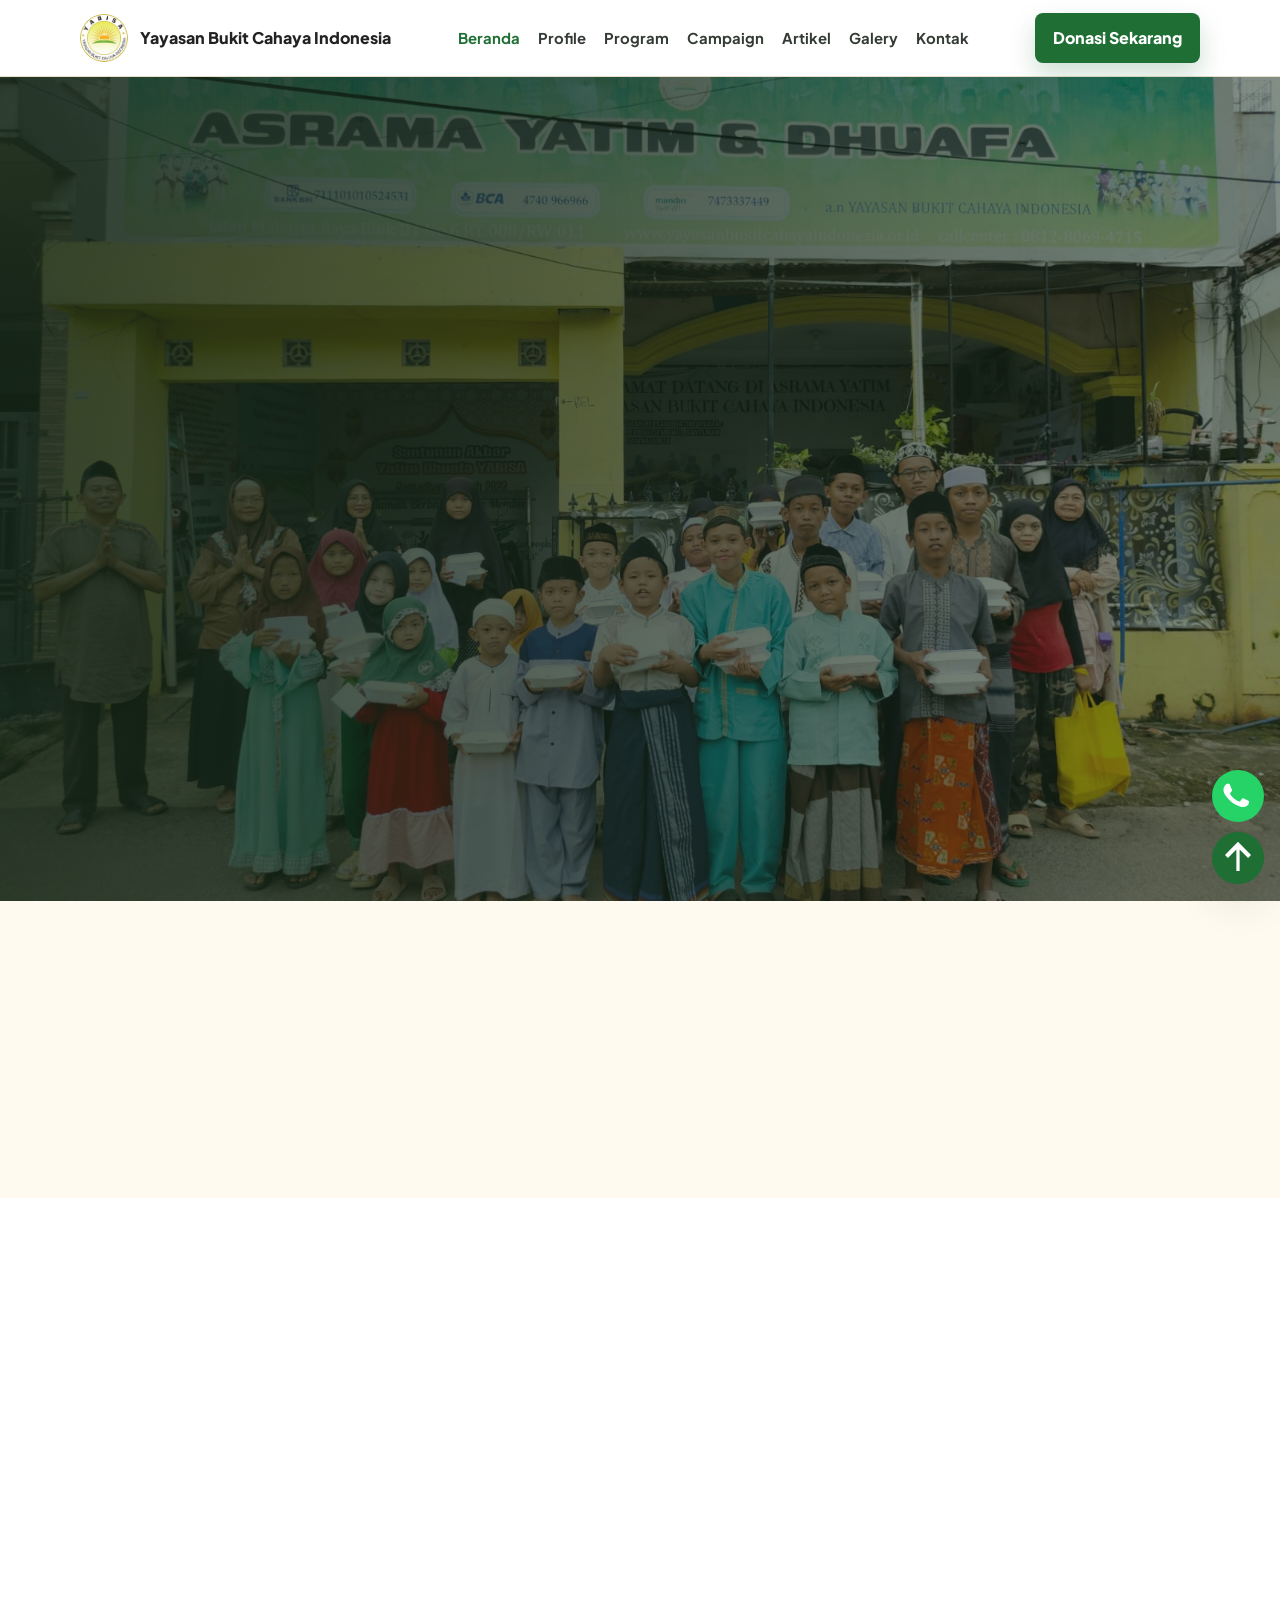
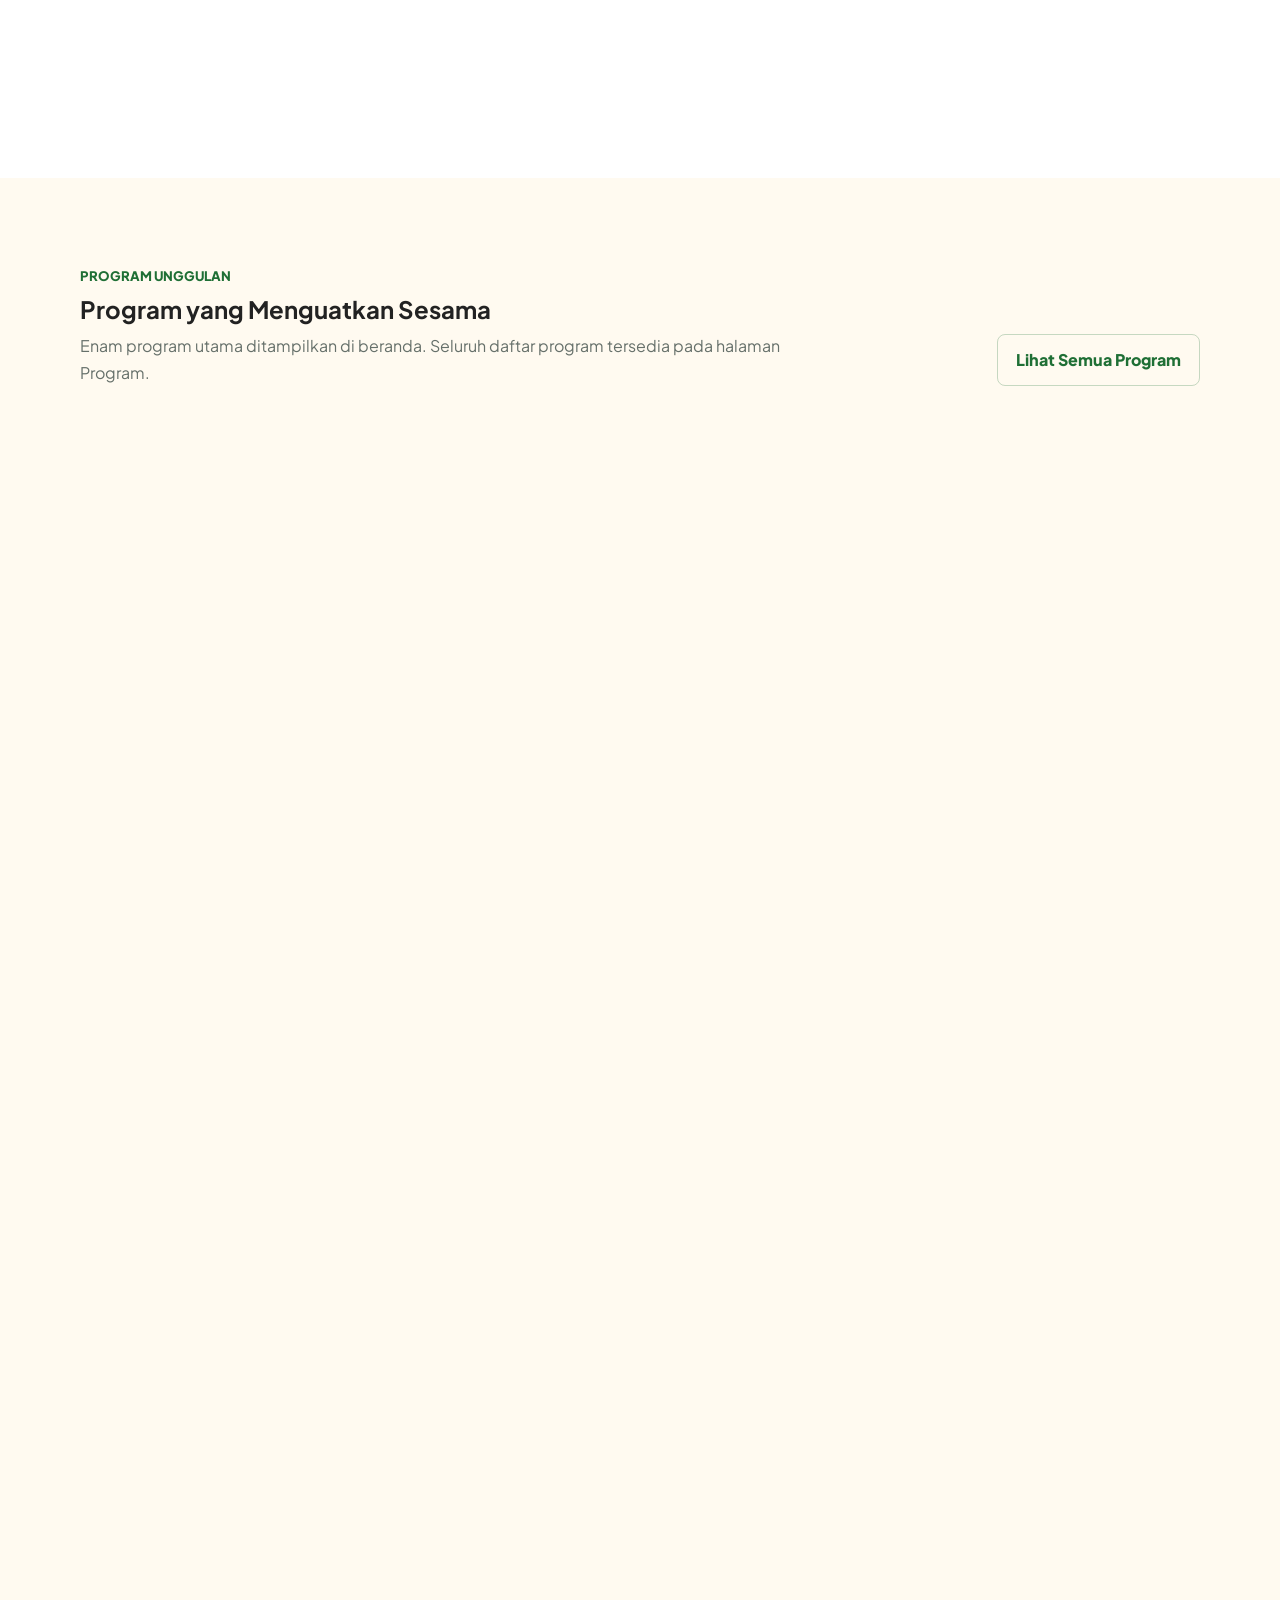
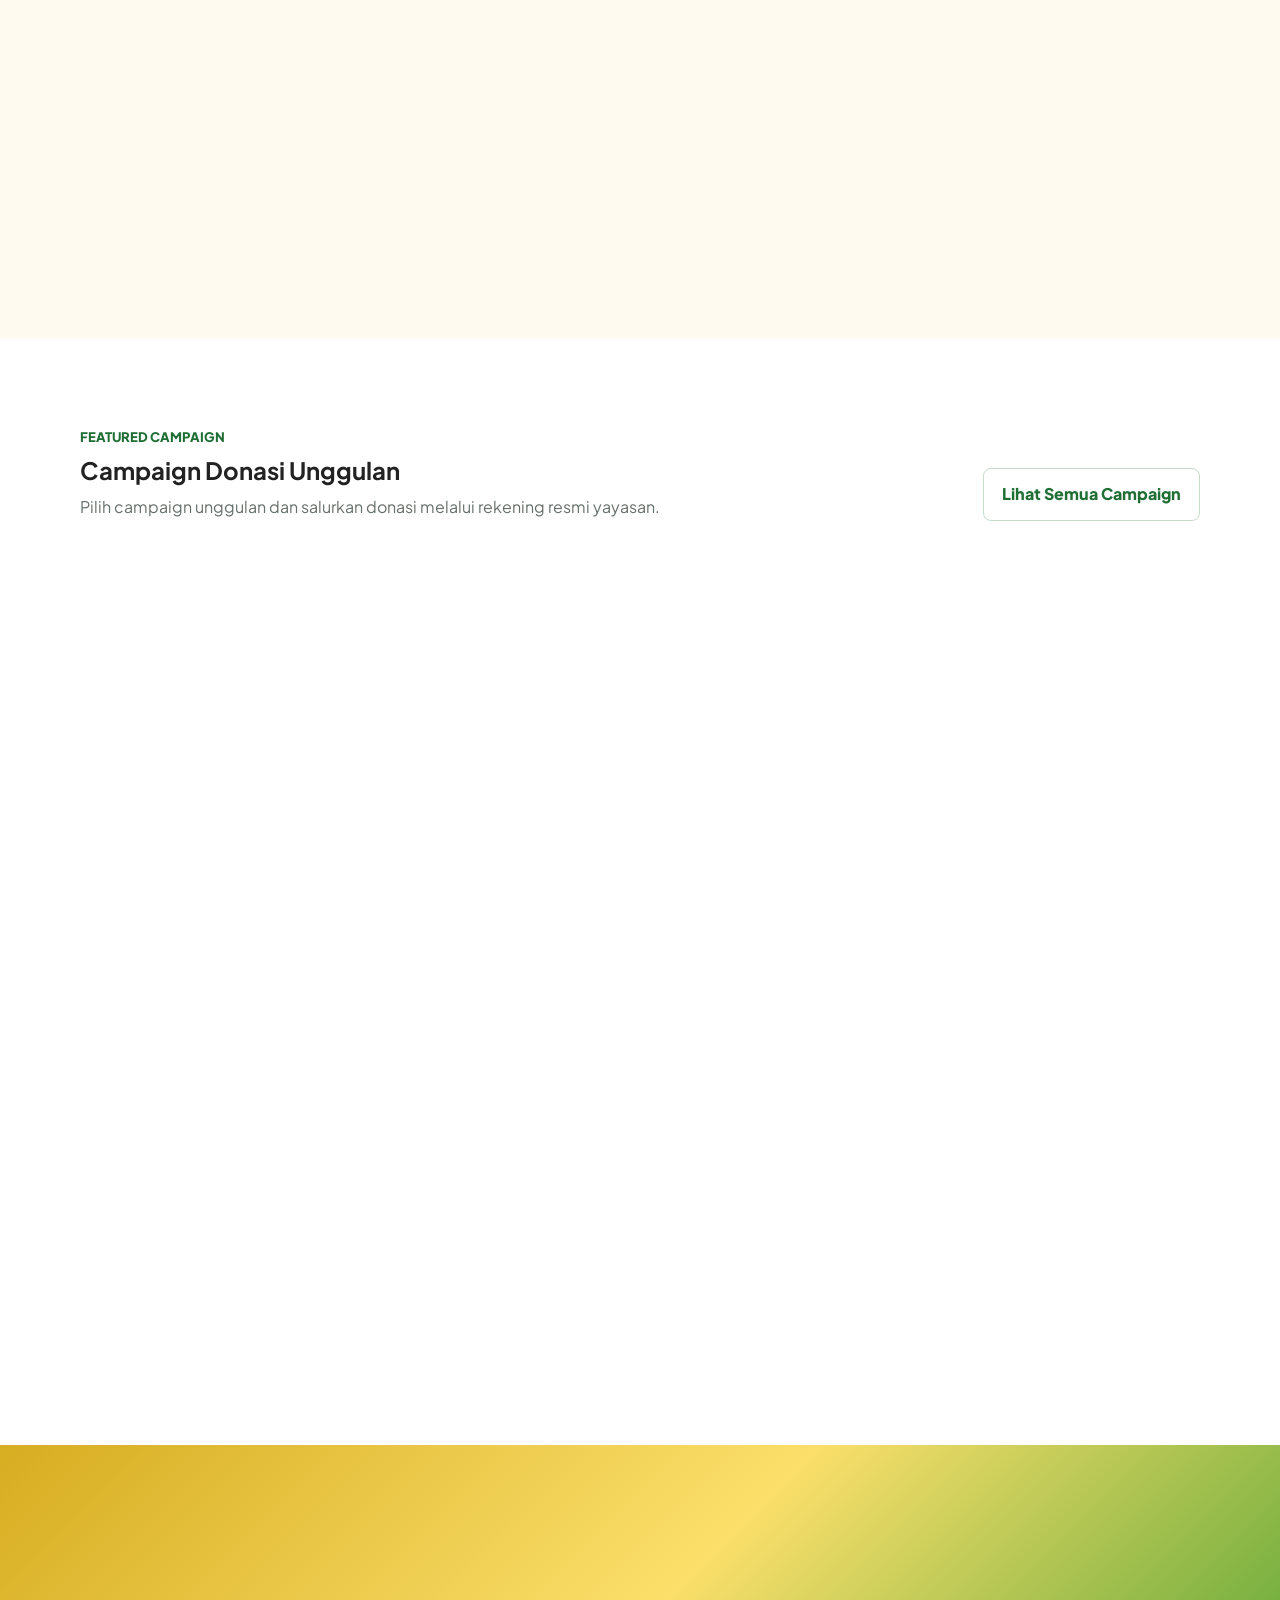
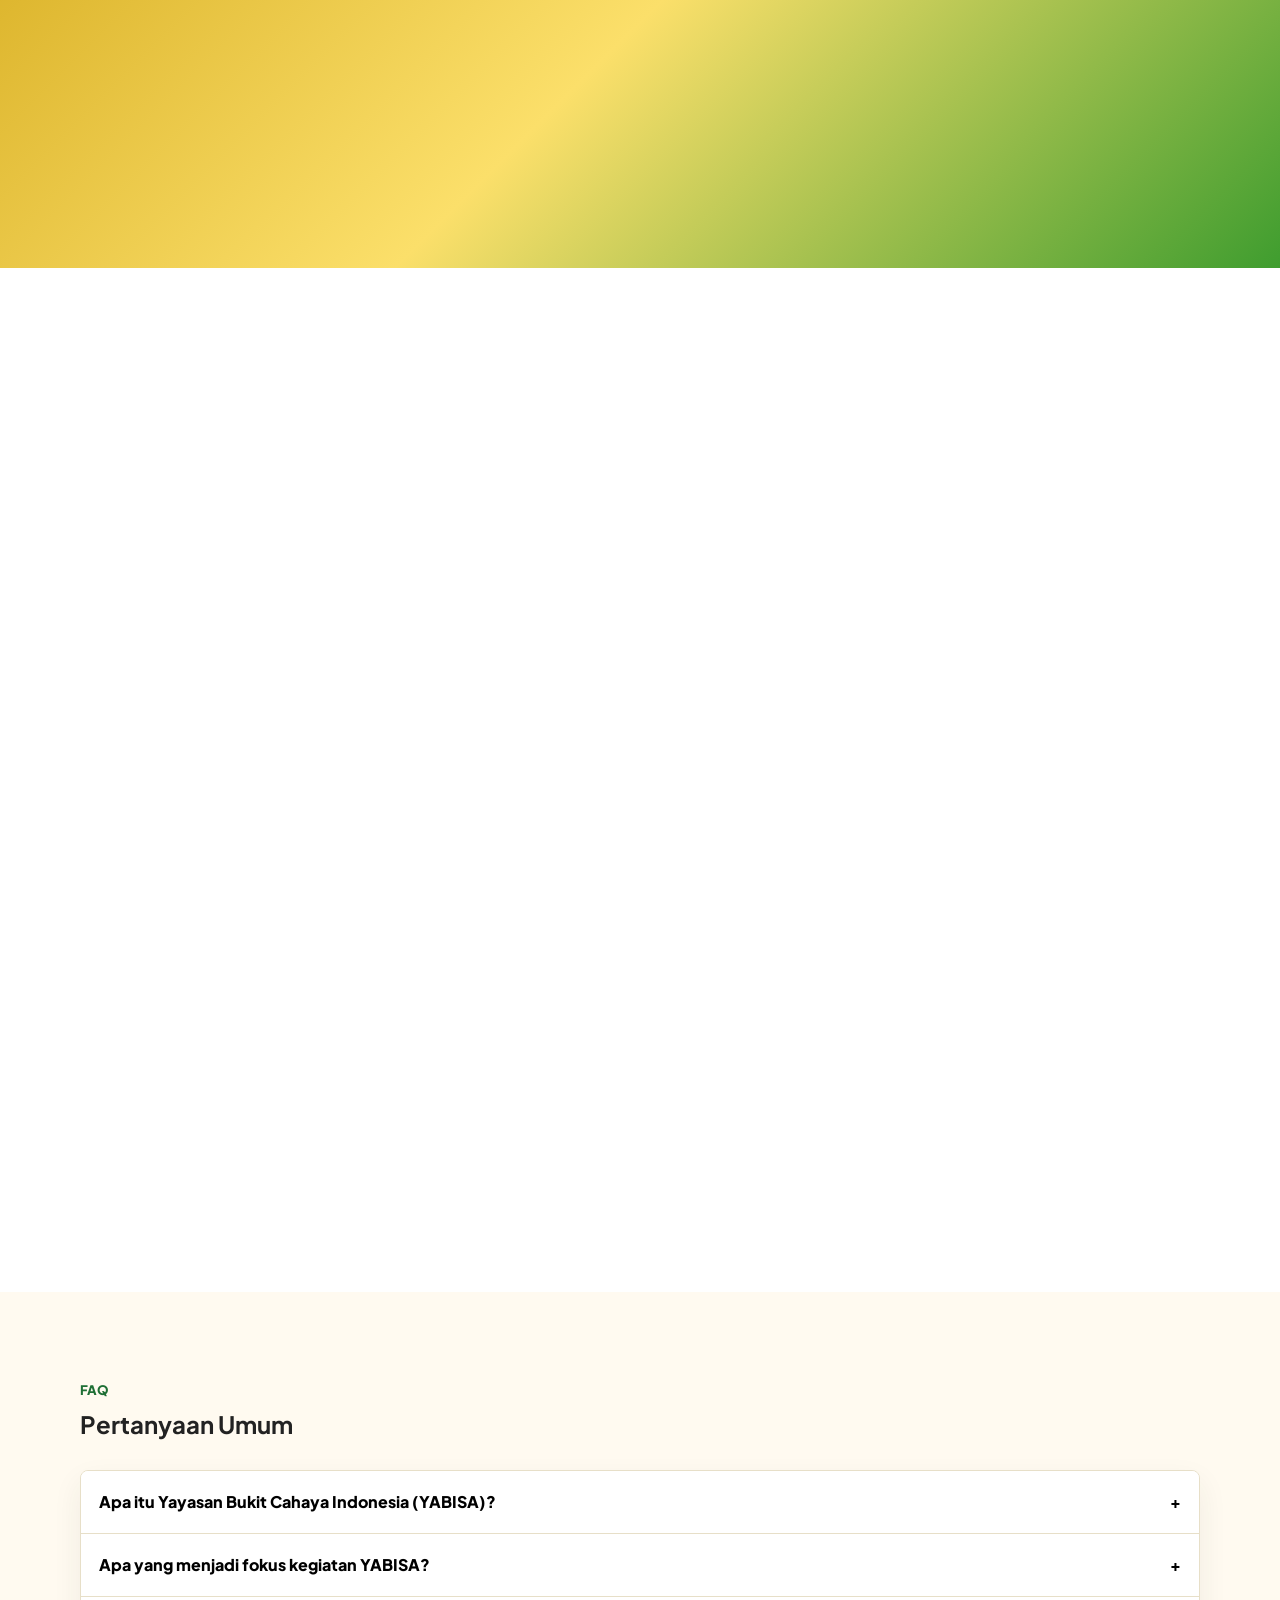
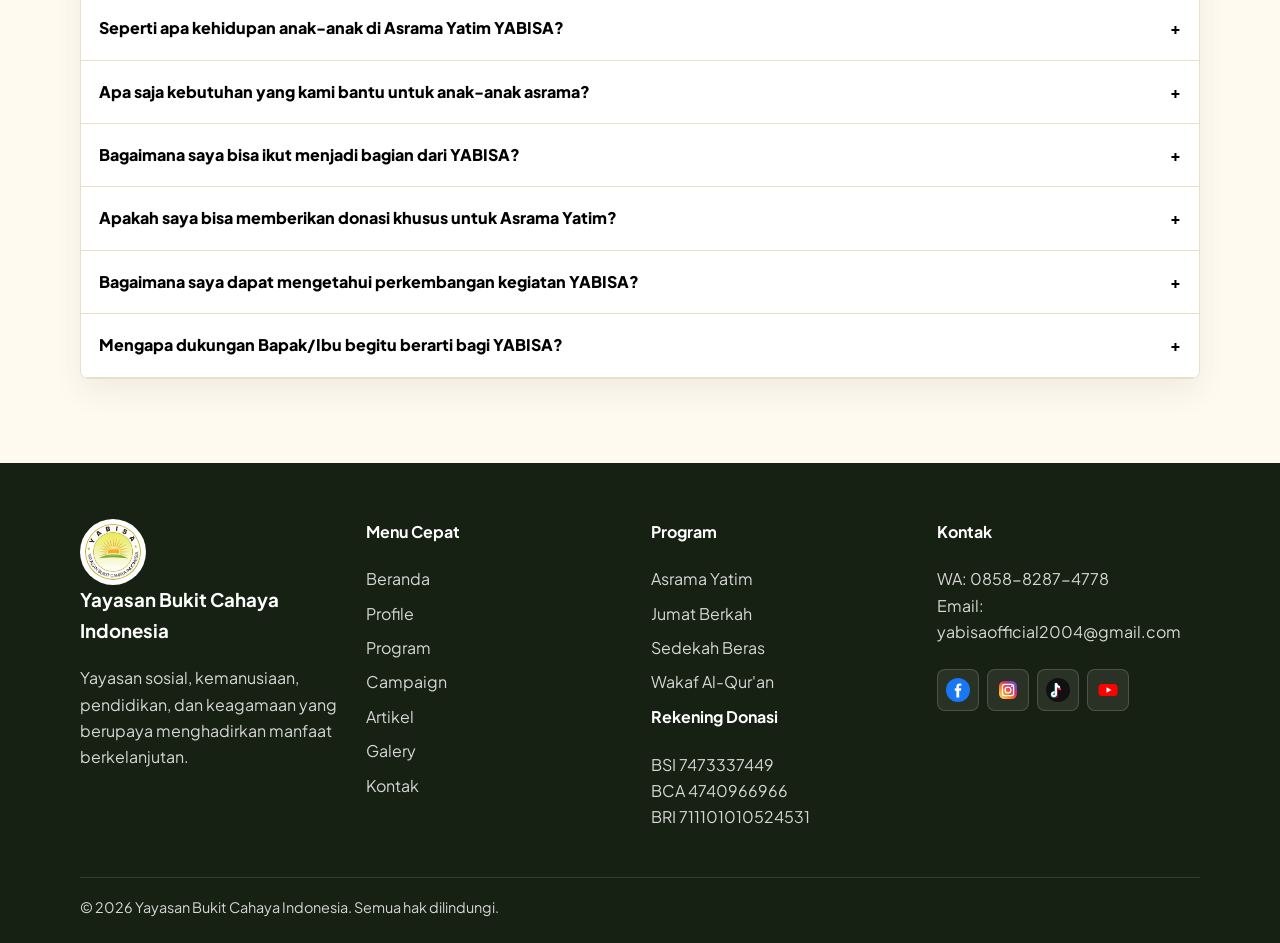
<file: index.html>
<!doctype html>
<html lang="id">
<head>
  <meta charset="utf-8">
  <meta name="viewport" content="width=device-width, initial-scale=1">
  <title>YABISA - Yayasan Bukit Cahaya Indonesia</title>
  <link rel="icon" href="images/logo-yabisa.jpeg">
  <link rel="preconnect" href="https://fonts.googleapis.com">
  <link rel="preconnect" href="https://fonts.gstatic.com" crossorigin>
  <link href="https://fonts.googleapis.com/css2?family=Plus+Jakarta+Sans:wght@400;600;700;800;900&display=swap" rel="stylesheet">
  <link rel="stylesheet" href="style.css">
</head>
<body>
  <header class="navbar">
    <div class="container nav-wrap">
      <a class="brand" href="index.html"><img src="images/logo-yabisa.jpeg" alt="Logo YABISA"><span>Yayasan Bukit Cahaya Indonesia</span></a>
      <nav class="nav-links"><a class="active" href="index.html">Beranda</a><a href="tentang.html">Profile</a><a href="program.html">Program</a><a href="campaign.html">Campaign</a><a href="artikel.html">Artikel</a><a href="galery.html">Galery</a><a href="kontak.html">Kontak</a></nav>
      <div class="nav-actions"><button class="btn btn-primary" data-open-donate>Donasi Sekarang</button><button class="hamburger" aria-label="Buka menu"><span></span><span></span><span></span></button></div>
    </div>
  </header>

  <main>
    <section class="hero">
      <div class="container hero-content reveal">
        <img class="hero-logo" src="images/logo-yabisa.jpeg" alt="Logo YABISA">
        <span class="pill">Amanah | Peduli | Profesional | Kolaboratif</span>
        <h1>MENYALAKAN CAHAYA, MEMBANGUN MASA DEPAN</h1>
        <p>Bersama Asrama Yatim YABISA, mari menumbuhkan harapan, membina generasi, dan mengantarkan mereka meraih masa depan.</p>
        <div class="hero-buttons"><button class="btn btn-gold" data-open-donate>Donasi Sekarang</button><a class="btn btn-light" href="tentang.html">Kenali YABISA</a></div>
      </div>
    </section>

    <section class="section">
      <div class="container grid grid-4">
        
        <div class="card stat-card reveal"><strong>100+</strong><span>Anak Binaan</span><br></div>
        <div class="card stat-card reveal"><strong>30+</strong><span>Program Sosial</span><br></div>
        <div class="card stat-card reveal"><strong>1000+</strong><span>Penerima Manfaat</span><br></div>
        <div class="card stat-card reveal"><strong>1000+</strong><span>Relawan dan Donatur</span><br></div>
      </div>
    </section>

    <section class="section alt">
      <div class="container grid grid-2 about-split">
        <div class="reveal"><span class="eyebrow">Tentang YABISA</span><h2>Tentang YABISA</h2><p>Yayasan Bukit Cahaya Indonesia didirikan pada 02 April 2020 sebagai wujud kepedulian sosial anggota BD Community. YABISA hadir untuk menjalankan program sosial, kemanusiaan, pendidikan, dan keagamaan secara terorganisir dan berkelanjutan.</p><a class="btn btn-primary" href="tentang.html">Baca Sejarah Kami</a></div>
        <img class="about-image reveal" src="images/tentang-asrama-yabisa.jpeg" alt="Kegiatan bersama anak asrama YABISA">
      </div>
    </section>

    <section class="section" data-video-section style="display:none">
      <div class="container">
        <div class="section-head"><div><span class="eyebrow">Dokumentasi Video</span><h2>Dokumentasi Video YouTube</h2><p>Kumpulan video kegiatan Yayasan Bukit Cahaya Indonesia.</p></div><a class="btn btn-ghost" href="galery.html">Lihat Semua Video</a></div>
        <div class="video-grid" id="videoGrid"></div>
      </div>
    </section>

    <section class="section">
      <div class="container">
        <div class="section-head"><div><span class="eyebrow">Program Unggulan</span><h2>Program yang Menguatkan Sesama</h2><p>Enam program utama ditampilkan di beranda. Seluruh daftar program tersedia pada halaman Program.</p></div><a class="btn btn-ghost" href="program.html">Lihat Semua Program</a></div>
        <div class="grid grid-3" id="homeProgramGrid">
          <article class="card program-card reveal"><img class="image-card" src="images/hero-asrama-yabisa.jpg" alt="Asrama Yatim"><div class="card-body"><div class="icon">Asrama</div><h3>Asrama Yatim</h3><p class="muted">Rumah pembinaan dan pendampingan bagi anak yatim agar tumbuh mandiri dan berakhlak mulia.</p><p><a class="btn btn-light" href="detail-program.html?id=asrama-yatim">Pelajari Program</a> <a class="btn btn-primary" href="campaign.html?category=asrama-yatim">Dukung Program</a></p></div></article>
          <article class="card program-card reveal"><img class="image-card" src="images/tentang-asrama-yabisa.jpeg" alt="Jumat Berkah"><div class="card-body"><div class="icon">Jumat</div><h3>Jumat Berkah</h3><p class="muted">Kegiatan berbagi rutin untuk menghadirkan kebahagiaan dan kepedulian setiap Jumat.</p><p><a class="btn btn-light" href="detail-program.html?id=jumat-berkah">Pelajari Program</a> <a class="btn btn-primary" href="campaign.html?category=jumat-berkah">Dukung Program</a></p></div></article>
          <article class="card program-card reveal"><img class="image-card" src="images/tentang-asrama-yabisa.jpeg" alt="Sedekah Beras"><div class="card-body"><div class="icon">Beras</div><h3>Sedekah Beras</h3><p class="muted">Dukungan pangan untuk anak binaan dan masyarakat yang membutuhkan.</p><p><a class="btn btn-light" href="detail-program.html?id=sedekah-beras">Pelajari Program</a> <a class="btn btn-primary" href="campaign.html?category=sedekah-beras">Dukung Program</a></p></div></article>
          <article class="card program-card reveal"><img class="image-card" src="images/profile-kegiatan-yabisa.jpeg" alt="Wakaf Al-Qur'an"><div class="card-body"><div class="icon">Quran</div><h3>Wakaf Al-Qur'an</h3><p class="muted">Distribusi mushaf untuk mendukung pembelajaran, ibadah, dan amal jariyah.</p><p><a class="btn btn-light" href="detail-program.html?id=wakaf-quran">Pelajari Program</a> <a class="btn btn-primary" href="campaign.html?category=wakaf-quran">Dukung Program</a></p></div></article>
          <article class="card program-card reveal"><img class="image-card" src="images/profile-kegiatan-yabisa.jpeg" alt="Wakaf Al-Qur'an Braille"><div class="card-body"><div class="icon">Braille</div><h3>Wakaf Al-Qur'an Braille</h3><p class="muted">Membantu sahabat tunanetra membaca dan mempelajari Al-Qur'an.</p><p><a class="btn btn-light" href="detail-program.html?id=wakaf-quran-braille">Pelajari Program</a> <a class="btn btn-primary" href="campaign.html?category=wakaf-quran-braille">Dukung Program</a></p></div></article>
          <article class="card program-card reveal"><img class="image-card" src="images/profile-kegiatan-yabisa.jpeg" alt="Mari Berqurban"><div class="card-body"><div class="icon">Qurban</div><h3>Mari Berqurban</h3><p class="muted">Menyalurkan manfaat qurban kepada penerima manfaat dan masyarakat luas.</p><p><a class="btn btn-light" href="detail-program.html?id=mari-berqurban">Pelajari Program</a> <a class="btn btn-primary" href="campaign.html?category=mari-berqurban">Dukung Program</a></p></div></article>
        </div>
      </div>
    </section>

    <section class="section alt">
      <div class="container">
        <div class="section-head"><div><span class="eyebrow">Featured Campaign</span><h2>Campaign Donasi Unggulan</h2><p>Pilih campaign unggulan dan salurkan donasi melalui rekening resmi yayasan.</p></div><a class="btn btn-ghost" href="campaign.html">Lihat Semua Campaign</a></div>
        <div class="grid grid-3" id="homeCampaignGrid">
          <article class="card campaign-card reveal"><img class="image-card" src="images/hero-asrama-yabisa.jpg" alt="Rumah harapan anak yatim"><div class="card-body"><span class="badge">YABISA</span><h3>Wujudkan Rumah Harapan Anak Yatim</h3><p class="muted">Mari hadirkan tempat tinggal yang layak sebagai rumah tumbuh, belajar, dan menggapai masa depan bagi anak-anak yatim.</p><p><strong>Target:</strong> Rp500.000.000</p><small class="muted">Target tahap awal pengadaan lahan atau pembayaran uang muka, bukan keseluruhan biaya proyek.</small><div class="progress" style="--value: 24%"><span></span></div><div class="campaign-meta"><span>Terkumpul Rp120.000.000</span><strong>24%</strong></div><p><button class="btn btn-primary" data-open-donate>Donasi Sekarang</button> <a class="btn btn-light" href="detail-campaign.html?id=rumah-harapan-anak-yatim">Lihat Detail</a></p></div></article>
          <article class="card campaign-card reveal"><img class="image-card" src="images/tentang-asrama-yabisa.jpeg" alt="Sedekah beras"><div class="card-body"><span class="badge">YABISA</span><h3>Sedekah Beras, Hadirkan Senyum di Setiap Piring</h3><p class="muted">Satu karung beras yang Anda berikan dapat menjadi sumber kebahagiaan bagi keluarga yang membutuhkan.</p><p><strong>Target:</strong> Rp15.000.000 per bulan</p><div class="progress" style="--value: 46%"><span></span></div><div class="campaign-meta"><span>Terkumpul Rp6.900.000</span><strong>46%</strong></div><p><button class="btn btn-primary" data-open-donate>Donasi Sekarang</button> <a class="btn btn-light" href="detail-campaign.html?id=sedekah-beras">Lihat Detail</a></p></div></article>
          <article class="card campaign-card reveal"><img class="image-card" src="images/profile-kegiatan-yabisa.jpeg" alt="Wakaf Al-Qur'an"><div class="card-body"><span class="badge">YABISA</span><h3>Wakaf Al-Qur'an, Hadiah Pahala yang Terus Mengalir</h3><p class="muted">Setiap huruf yang dibaca menjadi amal jariyah yang terus mengalir untuk Anda.</p><p><strong>Target:</strong> Rp20.000.000<br><strong>Penerima:</strong> 200 penerima mushaf Al-Qur'an</p><div class="progress" style="--value: 35%"><span></span></div><div class="campaign-meta"><span>Terkumpul Rp7.000.000</span><strong>35%</strong></div><p><button class="btn btn-primary" data-open-donate>Donasi Sekarang</button> <a class="btn btn-light" href="detail-campaign.html?id=wakaf-quran">Lihat Detail</a></p></div></article>
        </div>
      </div>
    </section>

    <section class="section cta"><div class="container reveal"><h2>Kebaikan Kecil Anda Dapat Menjadi Cahaya Besar bagi Mereka</h2><p>Setiap donasi membantu menghadirkan pendidikan, pembinaan, pangan, tempat tinggal, dan masa depan yang lebih baik bagi anak yatim dan masyarakat yang membutuhkan.</p><div class="cta-buttons"><button class="btn btn-light" data-open-donate>Donasi Sekarang</button><a class="btn btn-primary" data-wa href="#">Hubungi Kami</a></div></div></section>

    <section class="section alt">
      <div class="container grid grid-2">
        <div class="card carousel reveal" data-carousel><div class="slide active"><span class="eyebrow">Donatur</span><p>"Semoga YABISA terus amanah dan semakin luas manfaatnya untuk anak-anak binaan."</p><strong>Donatur YABISA</strong></div><div class="slide"><span class="eyebrow">Relawan</span><p>"Kegiatan berjalan hangat, tertib, dan memberi ruang bagi relawan untuk ikut berkontribusi."</p><strong>Relawan YABISA</strong></div><div class="slide"><span class="eyebrow">Dokumentasi</span><p>Dokumentasi kegiatan YABISA disusun sebagai bagian dari informasi kegiatan untuk donatur, relawan, dan masyarakat.</p><strong>Yayasan Bukit Cahaya Indonesia</strong></div><div class="carousel-controls"><button class="btn btn-light" data-prev>Sebelumnya</button><button class="btn btn-light" data-next>Berikutnya</button></div></div>
        <div class="reveal"><span class="eyebrow">Kegiatan Terbaru</span><h2>Berita dan Kegiatan</h2><p class="muted">Informasi terbaru mengenai kegiatan, program, dan gerakan kebaikan YABISA.</p></div>
      </div>
      <div class="container grid grid-3" id="artikelGrid" data-home-latest="3" style="margin-top:24px">
        <article class="card news-card reveal"><img class="image-card" src="images/tentang-asrama-yabisa.jpeg" alt="Penyaluran beras"><div class="card-body"><small class="muted">21 Juli 2026</small><h3>Penyaluran Sedekah Beras</h3><p class="muted">Penyaluran bantuan pangan untuk penerima manfaat.</p><a class="btn btn-light" href="detail-artikel.html?id=sedekah-beras-keluarga-dhuafa">Baca Selengkapnya</a></div></article>
        <article class="card news-card reveal"><img class="image-card" src="images/profile-kegiatan-yabisa.jpeg" alt="Jumat Berkah"><div class="card-body"><h3>Kegiatan Jumat Berkah</h3><p class="muted">Santunan dan makan bersama anak binaan.</p><a class="btn btn-light" href="detail-artikel.html?id=sedekah-beras-keluarga-dhuafa">Baca Selengkapnya</a></div></article>
        <article class="card news-card reveal"><img class="image-card" src="images/tentang-asrama-yabisa.jpeg" alt="Pembinaan anak"><div class="card-body"><h3>Pembinaan Anak Asrama Yatim</h3><p class="muted">Bimbingan belajar dan pembinaan karakter harian.</p><a class="btn btn-light" href="detail-artikel.html?id=sedekah-beras-keluarga-dhuafa">Baca Selengkapnya</a></div></article>
      </div>
    </section>

    <section class="section"><div class="container"><div class="section-head"><div><span class="eyebrow">FAQ</span><h2>Pertanyaan Umum</h2></div></div><div class="card" id="faq"></div></div></section>
  </main>

  <div class="modal" id="donationModal"><div class="modal-panel"><div class="modal-head"><strong>Informasi Rekening Donasi</strong><button class="close" data-close-modal>&times;</button></div><div class="card-body"><p>Pastikan nama penerima sesuai: <strong>Yayasan Bukit Cahaya Indonesia</strong>. Silakan konfirmasi donasi melalui WhatsApp setelah transfer.</p><div data-bank-list></div><a class="btn btn-primary" data-wa href="#">Konfirmasi melalui WhatsApp</a></div></div></div>
  <div class="toast" data-toast></div>
  <div class="float-actions"><a class="wa" data-wa href="#" aria-label="WhatsApp"><img src="images/whatsapp-icon.svg" alt="WhatsApp"></a><button class="top-btn" data-to-top aria-label="Kembali ke atas"><img src="images/arrow-up-icon.svg" alt="Kembali ke atas"></button></div>

  <footer class="footer">
  <div class="container grid grid-4">
    <div><img class="footer-logo" src="images/logo-yabisa.jpeg" alt="Logo YABISA"><h3>Yayasan Bukit Cahaya Indonesia</h3><p>Yayasan sosial, kemanusiaan, pendidikan, dan keagamaan yang berupaya menghadirkan manfaat berkelanjutan.</p></div>
    <div><h4>Menu Cepat</h4><a href="index.html">Beranda</a><a href="tentang.html">Profile</a><a href="program.html">Program</a><a href="campaign.html">Campaign</a><a href="artikel.html">Artikel</a><a href="galery.html">Galery</a><a href="kontak.html">Kontak</a></div>
    <div><h4>Program</h4><a href="program.html">Asrama Yatim</a><a href="program.html">Jumat Berkah</a><a href="program.html">Sedekah Beras</a><a href="program.html">Wakaf Al-Qur'an</a><h4>Rekening Donasi</h4><p>BSI 7473337449<br>BCA 4740966966<br>BRI 711101010524531</p></div>
    <div><h4>Kontak</h4><p>WA: 0858-8287-4778<br>Email: yabisaofficial2004@gmail.com</p><div class="socials"><a href="https://www.facebook.com/share/1CU4CM7ejg/" target="_blank" rel="noopener noreferrer" aria-label="Facebook"><img src="images/facebook-icon.svg" alt="Facebook"><span>Facebook</span></a><a href="https://www.instagram.com/yayasanbukitcahayaindonesia?igsh=ZXJudzF6dTU5cXI2" target="_blank" rel="noopener noreferrer" aria-label="Instagram"><img src="images/instagram-icon.svg" alt="Instagram"><span>Instagram</span></a><a href="https://www.tiktok.com/@official.yabisa?_r=1&_t=ZS-98DA1p7EdAP" target="_blank" rel="noopener noreferrer" aria-label="TikTok"><img src="images/tiktok-icon.svg" alt="TikTok"><span>TikTok</span></a><a href="https://youtube.com/@yayasanbukitcahayaindonesi707?si=qe_5JyFoLH3hcdtz" target="_blank" rel="noopener noreferrer" aria-label="YouTube"><img src="images/youtube-icon.svg" alt="YouTube"><span>YouTube</span></a></div></div>
  </div>
  <div class="container footer-bottom">&copy; 2026 Yayasan Bukit Cahaya Indonesia. Semua hak dilindungi.</div>
</footer>
  <script src="supabase-config.js"></script><script src="yabisa-data.js"></script><script src="script.js"></script><script src="cms.js"></script>
  <script>
    const faqItems = [
      ["Apa itu Yayasan Bukit Cahaya Indonesia (YABISA)?", "YABISA adalah yayasan sosial dan filantropi yang hadir untuk menggerakkan kebaikan dan menghadirkan manfaat bagi masyarakat. Salah satu fokus utama kami adalah membina dan mendampingi anak-anak yatim melalui Asrama Yatim YABISA, sekaligus menjalankan berbagai program sosial dan kemanusiaan lainnya."],
      ["Apa yang menjadi fokus kegiatan YABISA?", "YABISA berfokus pada pembinaan generasi, kepedulian sosial, dan kemanusiaan. Kegiatan kami meliputi Asrama Yatim, pendidikan dan pembinaan anak, Jumat Berkah, berbagi sembako, sedekah beras, wakaf Al-Qur'an, wakaf Al-Qur'an Braille, santunan Ramadan, dan berbagai kegiatan sosial lainnya."],
      ["Seperti apa kehidupan anak-anak di Asrama Yatim YABISA?", "Asrama Yatim kami berupaya menjadi rumah kedua bagi anak-anak. Mereka tidak hanya mendapatkan tempat tinggal dan kebutuhan sehari-hari, tetapi juga pendampingan pendidikan, mengaji, pembinaan akhlak, serta lingkungan yang mendorong mereka untuk tumbuh menjadi pribadi yang mandiri dan percaya diri."],
      ["Apa saja kebutuhan yang kami bantu untuk anak-anak asrama?", "Kami berusaha memenuhi kebutuhan anak-anak secara menyeluruh, mulai dari makanan, pendidikan, perlengkapan sekolah, pakaian, kesehatan, perlengkapan ibadah, hingga kebutuhan operasional asrama. Dukungan Bapak/Ibu menjadi bagian penting agar kebutuhan tersebut dapat terus terpenuhi."],
      ["Bagaimana saya bisa ikut menjadi bagian dari YABISA?", "Bapak/Ibu tidak harus menunggu memiliki banyak untuk ikut berbagi. Bisa melalui donasi, sedekah, wakaf, menjadi relawan, berbagi ilmu, maupun hadir dan bersilaturahmi bersama anak-anak. Setiap bentuk kebaikan memiliki arti bagi perjalanan mereka."],
      ["Apakah saya bisa memberikan donasi khusus untuk Asrama Yatim?", "Tentu. Bapak/Ibu dapat memilih untuk mendukung kebutuhan Asrama Yatim maupun program sosial YABISA lainnya. Donasi yang diberikan akan menjadi bagian dari ikhtiar bersama untuk memenuhi kebutuhan dan mendampingi anak-anak dalam menjalani pendidikan serta kehidupan mereka."],
      ["Bagaimana saya dapat mengetahui perkembangan kegiatan YABISA?", "Kami berusaha menjaga keterbukaan dan kedekatan dengan para donatur melalui informasi mengenai kegiatan, program, dan perkembangan penerima manfaat. Bapak/Ibu dapat mengikuti informasi terbaru melalui website dan media sosial resmi YABISA."],
      ["Mengapa dukungan Bapak/Ibu begitu berarti bagi YABISA?", "Karena YABISA tidak ingin berjalan sendiri. Setiap donatur adalah bagian dari keluarga besar yang ikut menemani, menjaga, dan membuka jalan bagi masa depan anak-anak yatim serta masyarakat yang membutuhkan. Semoga setiap dukungan yang diberikan menjadi amal kebaikan yang terus mengalir dan menghadirkan manfaat yang lebih luas."]
    ];
    document.getElementById("faq").innerHTML = faqItems.map(([q,a])=>`<div class="faq-item"><button class="faq-q">${q}<span>+</span></button><div class="faq-a">${a}</div></div>`).join("");
  </script>
</body>
</html>
</file>
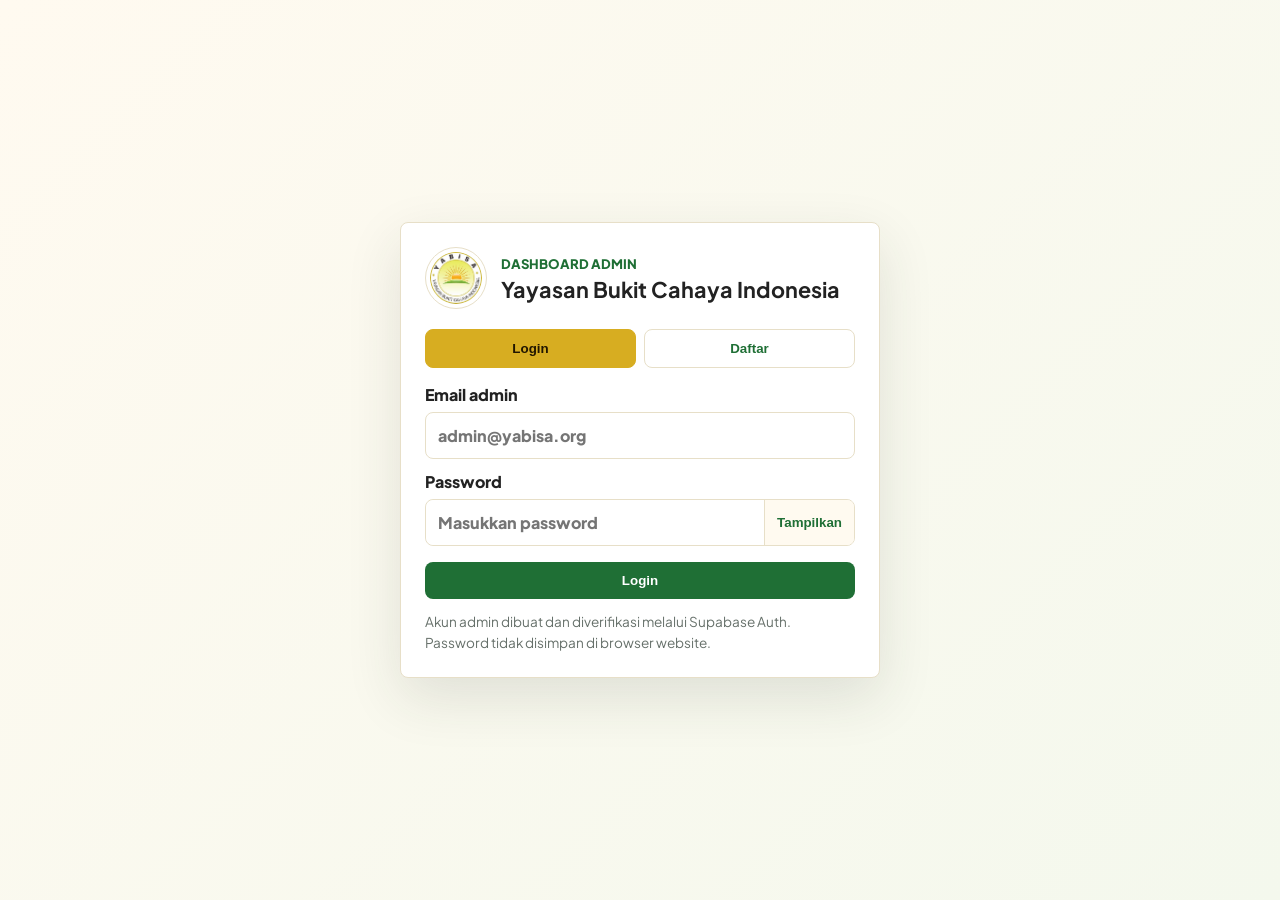
<file: admin-login.html>
<!doctype html>
<html lang="id">
<head>
  <meta charset="utf-8">
  <meta name="viewport" content="width=device-width, initial-scale=1">
  <title>Login Admin - Yayasan Bukit Cahaya Indonesia</title>
  <link rel="icon" href="images/logo-yabisa.jpeg">
  <link rel="manifest" href="admin-manifest.json">
  <meta name="theme-color" content="#1f6f35">
  <link rel="preconnect" href="https://fonts.googleapis.com">
  <link rel="preconnect" href="https://fonts.gstatic.com" crossorigin>
  <link href="https://fonts.googleapis.com/css2?family=Plus+Jakarta+Sans:wght@400;600;700;800;900&display=swap" rel="stylesheet">
  <link rel="stylesheet" href="admin.css">
  <script src="admin-auth.js"></script>
  <script>window.YabisaAdminAuth?.redirectIfLoggedIn();</script>
  <script src="supabase-config.js"></script>
  <script type="module" src="admin-supabase.js"></script>
</head>
<body class="auth-page">
  <main class="auth-shell">
    <section class="auth-card">
      <div class="auth-brand">
        <img src="images/logo-yabisa.jpeg" alt="Logo YABISA">
        <div>
          <span>Dashboard Admin</span>
          <h1>Yayasan Bukit Cahaya Indonesia</h1>
        </div>
      </div>

      <div class="auth-tabs" role="tablist" aria-label="Pilih akses admin">
        <button class="active" type="button" data-auth-tab="login">Login</button>
        <button type="button" data-auth-tab="register">Daftar</button>
      </div>

      <form class="auth-form active" id="loginForm">
        <label>Email admin
          <input required type="email" name="email" autocomplete="username" placeholder="admin@yabisa.org">
        </label>
        <label>Password
          <div class="password-wrap">
            <input required type="password" name="password" autocomplete="current-password" placeholder="Masukkan password">
            <button type="button" data-toggle-password>Tampilkan</button>
          </div>
        </label>
        <button class="btn btn-primary auth-submit" type="submit">Login</button>
      </form>

      <form class="auth-form" id="registerForm">
        <label>Nama admin
          <input required name="name" autocomplete="name" placeholder="Nama lengkap">
        </label>
        <label>Email admin
          <input required type="email" name="email" autocomplete="username" placeholder="admin@yabisa.org">
        </label>
        <label>Password
          <div class="password-wrap">
            <input required minlength="6" type="password" name="password" autocomplete="new-password" placeholder="Minimal 6 karakter">
            <button type="button" data-toggle-password>Tampilkan</button>
          </div>
        </label>
        <button class="btn btn-primary auth-submit" type="submit">Daftar</button>
      </form>

      <p class="auth-note">Akun admin dibuat dan diverifikasi melalui Supabase Auth. Password tidak disimpan di browser website.</p>
    </section>
  </main>
  <div class="toast"></div>
  <script>
    const tabs = document.querySelectorAll("[data-auth-tab]");
    const forms = { login: document.querySelector("#loginForm"), register: document.querySelector("#registerForm") };

    tabs.forEach(tab => tab.addEventListener("click", () => {
      tabs.forEach(item => item.classList.toggle("active", item === tab));
      Object.entries(forms).forEach(([key, form]) => form.classList.toggle("active", key === tab.dataset.authTab));
    }));

    document.querySelectorAll("[data-toggle-password]").forEach(button => {
      button.addEventListener("click", () => {
        const input = button.parentElement.querySelector("input");
        const visible = input.type === "text";
        input.type = visible ? "password" : "text";
        button.textContent = visible ? "Tampilkan" : "Sembunyikan";
      });
    });

    forms.register.addEventListener("submit", async event => {
      event.preventDefault();
      const form = new FormData(forms.register);
      const user = {
        name: String(form.get("name") || "").trim(),
        email: String(form.get("email") || "").trim().toLowerCase(),
        password: String(form.get("password") || "")
      };
      if (user.password.length < 6) return adminAuthToast("Password minimal 6 karakter.", false);
      if (typeof window.yabisaSupabaseSignUp !== "function") return adminAuthToast("Modul Supabase belum termuat. Periksa koneksi internet atau konfigurasi deploy.", false);
      await window.yabisaSupabaseSignUp(user);
    });

    forms.login.addEventListener("submit", async event => {
      event.preventDefault();
      const form = new FormData(forms.login);
      const email = String(form.get("email") || "").trim().toLowerCase();
      const password = String(form.get("password") || "");
      if (typeof window.yabisaSupabaseSignIn !== "function") return adminAuthToast("Modul Supabase belum termuat. Periksa koneksi internet atau konfigurasi deploy.", false);
      await window.yabisaSupabaseSignIn({ email, password });
    });

    if ("serviceWorker" in navigator && location.protocol !== "file:") {
      navigator.serviceWorker.register("admin-sw.js");
    }
  </script>
</body>
</html>
</file>
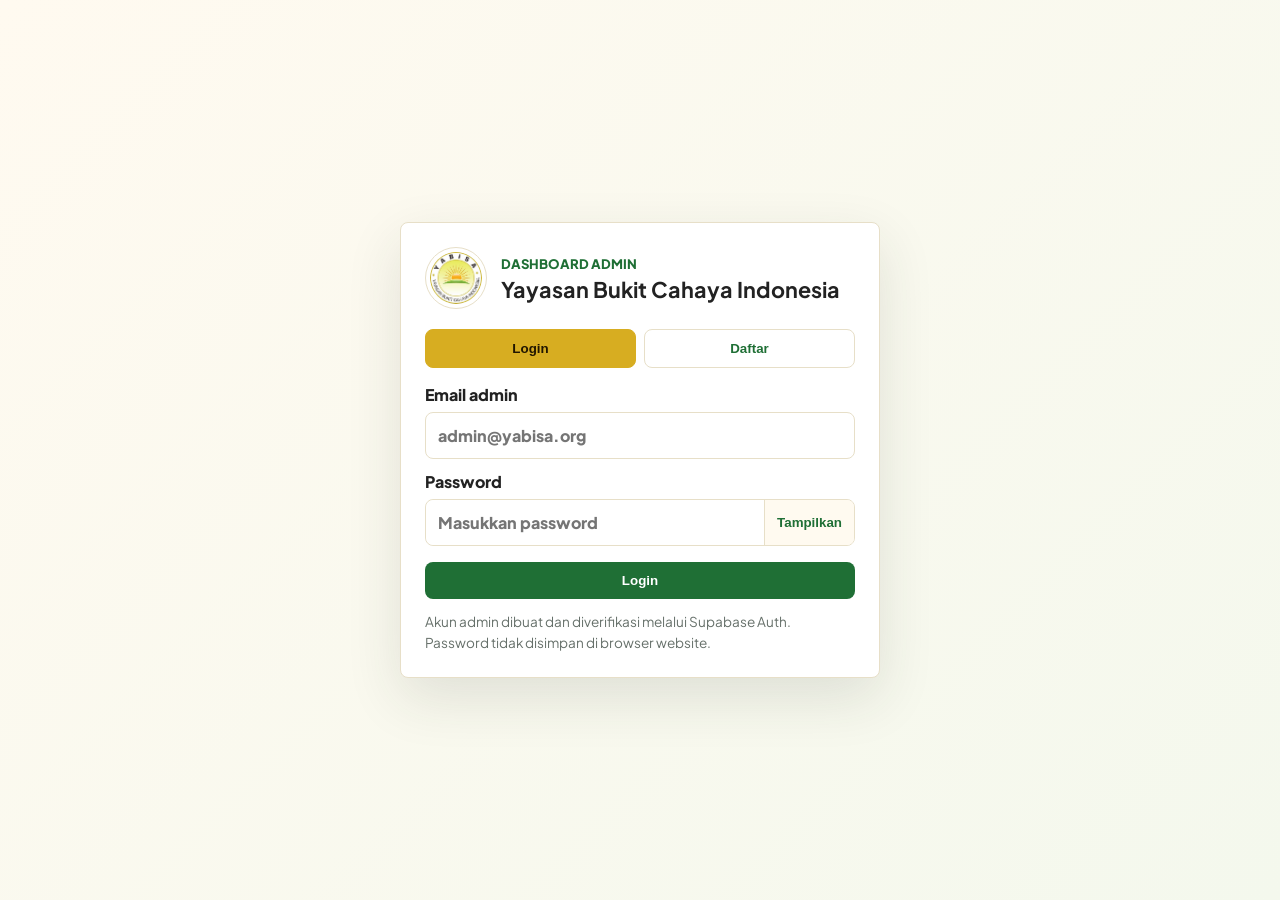
<file: admin.html>
﻿<!doctype html>
<html lang="id">
<head>
  <meta charset="utf-8">
  <meta name="viewport" content="width=device-width, initial-scale=1">
  <title>Dashboard Admin - Yayasan Bukit Cahaya Indonesia</title>
  <link rel="icon" href="images/logo-yabisa.jpeg">
  <link rel="manifest" href="admin-manifest.json">
  <meta name="theme-color" content="#1f6f35">
  <link rel="preconnect" href="https://fonts.googleapis.com">
  <link rel="preconnect" href="https://fonts.gstatic.com" crossorigin>
  <link href="https://fonts.googleapis.com/css2?family=Plus+Jakarta+Sans:wght@400;600;700;800;900&display=swap" rel="stylesheet">
  <link rel="stylesheet" href="admin.css">
  <script src="admin-auth.js"></script>
  <script>window.YabisaAdminAuth?.require();</script>
  <script src="supabase-config.js"></script>
  <script type="module" src="admin-supabase.js"></script>
</head>
<body>
  <div class="admin-shell">
    <aside class="sidebar">
      <img src="images/logo-yabisa.jpeg" alt="Logo YABISA">
      <h1>Admin Website<br>Yayasan Bukit Cahaya Indonesia</h1>
      <button class="active" data-panel="dashboard">Dashboard</button>
      <button data-panel="campaign">Campaign</button>
      <button data-panel="program">Program</button>
      <button data-panel="article">Artikel</button>
      <button data-panel="gallery">Galery</button>
      <button data-panel="settings">Pengaturan</button>
      <a href="index.html">Lihat Website</a>
    </aside>
    <main class="main">
      <div class="topbar">
        <div><h2>Dashboard Admin</h2><p class="muted">Kelola publikasi artikel, program, campaign, dan dokumentasi kegiatan yayasan.</p></div>
        <div class="actions"><button class="btn btn-gold" id="exportData">Ekspor JSON</button><label class="btn btn-light">Impor JSON<input id="importData" type="file" accept=".json" hidden></label><button class="btn btn-light" id="resetData">Reset Data Awal</button><button class="btn btn-light" id="logoutAdmin" type="button">Logout</button></div>
      </div>

      <section class="panel active" id="dashboard">
        <div class="dashboard-summary" id="dashboardSummary"></div>
        <div class="dashboard-actions">
          <button class="card quick-card" data-panel="campaign"><span>Campaign</span><strong>Kelola campaign donasi</strong><small>Tambah, edit, atau hapus campaign.</small></button>
          <button class="card quick-card" data-panel="program"><span>Program</span><strong>Kelola program yayasan</strong><small>Perbarui daftar program publik.</small></button>
          <button class="card quick-card" data-panel="article"><span>Artikel</span><strong>Kelola artikel</strong><small>Publikasikan kabar dan edukasi.</small></button>
          <button class="card quick-card" data-panel="gallery"><span>Galery</span><strong>Kelola foto kegiatan</strong><small>Tambah dokumentasi visual.</small></button>
        </div>
        <div class="card help-card"><h3>Cara Pakai</h3><p>Gunakan tombol pintas di atas untuk masuk ke menu yang ingin dikelola. Setelah menambah atau mengedit data, klik simpan lalu buka halaman publik pada browser yang sama untuk melihat perubahan.</p><p class="muted">Upload gambar dapat memakai tombol upload atau URL gambar. Ukuran upload maksimal sekitar 900 KB. Untuk file lokal permanen, letakkan gambar di folder <strong>images</strong>, lalu isi misalnya <strong>images/foto-kegiatan.jpg</strong>.</p></div>
      </section>

      <section class="panel" id="campaign">
        <div class="card"><h3>Tambah/Edit Campaign</h3><form class="form" data-form="campaign"><div class="grid"><input required name="title" placeholder="Nama campaign"><select required name="category"><option value="">Kategori program</option><option value="asrama-yatim">Asrama Yatim</option><option value="jumat-berkah">Jumat Berkah</option><option value="sedekah-beras">Sedekah Beras</option><option value="wakaf-quran">Wakaf Al-Qur'an</option><option value="wakaf-quran-braille">Wakaf Al-Qur'an Braille</option><option value="mari-berqurban">Mari Berqurban</option></select><input required name="target" placeholder="Target donasi"><input required name="collected" placeholder="Dana terkumpul"><input required name="percent" type="number" min="0" max="100" placeholder="Persentase"><input required name="image" placeholder="URL/path gambar atau hasil upload"><label>Upload gambar campaign<input type="file" accept="image/*" data-image-upload="campaign"></label></div><textarea required name="desc" placeholder="Deskripsi singkat"></textarea><button class="btn btn-primary" type="submit">Simpan Campaign</button><button class="btn btn-light" type="button" onclick="clearForm('campaign')">Bersihkan</button></form></div>
        <div class="card"><h3>Campaign Terpublikasi</h3><p class="muted">Campaign yang muncul di halaman website dapat diedit atau dihapus dari daftar ini.</p><div id="campaignManageTable"></div></div>
      </section>

      <section class="panel" id="program">
        <div class="card"><h3>Tambah/Edit Program</h3><form class="form" data-form="program"><div class="grid"><input required name="title" placeholder="Nama program"><input required name="category" placeholder="Kategori: pendidikan sosial keagamaan"><input required name="campaignCategory" placeholder="Kategori campaign terkait, contoh: asrama-yatim"><input required name="target" placeholder="Sasaran penerima manfaat"><input required name="status" placeholder="Status program"><input required name="image" placeholder="URL/path gambar 1:1 atau hasil upload"><label>Upload gambar program<input type="file" accept="image/*" data-image-upload="program"></label></div><textarea required name="desc" placeholder="Deskripsi singkat program"></textarea><textarea required name="content" placeholder="Narasi detail program"></textarea><button class="btn btn-primary" type="submit">Simpan Program</button><button class="btn btn-light" type="button" onclick="clearForm('program')">Bersihkan</button></form></div>
        <div class="card"><h3>Program Terpublikasi</h3><p class="muted">Program yang muncul di halaman website dapat diedit atau dihapus dari daftar ini.</p><div id="programManageTable"></div></div>
      </section>

      <section class="panel" id="article">
        <div class="card"><h3>Tambah/Edit Artikel</h3><form class="form" data-form="article"><div class="grid"><input required name="title" placeholder="Judul artikel"><input required name="date" type="date"><input required name="category" placeholder="Kategori artikel"><input required name="image" placeholder="URL/path gambar atau hasil upload"><label>Upload gambar artikel<input type="file" accept="image/*" data-image-upload="article"></label></div><textarea required name="excerpt" placeholder="Ringkasan artikel"></textarea><textarea required name="content" placeholder="Isi artikel lengkap"></textarea><button class="btn btn-primary" type="submit">Simpan Artikel</button><button class="btn btn-light" type="button" onclick="clearForm('article')">Bersihkan</button></form></div>
        <div class="card"><h3>Artikel Terpublikasi</h3><p class="muted">Artikel yang muncul di halaman website dapat diedit atau dihapus dari daftar ini.</p><div id="articleManageTable"></div></div>
      </section>

      <section class="panel" id="gallery">
        <div class="card"><h3>Tambah/Edit Foto Galery</h3><form class="form" data-form="gallery"><div class="grid"><input required name="title" placeholder="Judul foto"><input required name="tag" placeholder="Label kegiatan"><input required name="image" placeholder="URL/path gambar atau hasil upload"><label>Upload foto kegiatan, maksimal 6 foto<input type="file" accept="image/*" data-image-upload="gallery" multiple></label></div><textarea required name="desc" placeholder="Keterangan foto"></textarea><button class="btn btn-primary" type="submit">Simpan Foto</button><button class="btn btn-light" type="button" onclick="clearForm('gallery')">Bersihkan</button></form></div>
        <div class="card"><h3>Foto Galery Terpublikasi</h3><p class="muted">Foto yang muncul di halaman galery dapat diedit atau dihapus dari daftar ini.</p><div id="galleryManageTable"></div></div>
        <div class="card"><h3>Tambah/Edit Dokumentasi Video YouTube</h3><form class="form" data-form="video"><div class="grid"><input required name="title" placeholder="Judul video"><input required name="category" placeholder="Kategori, contoh: YouTube"><input required name="url" placeholder="Link video YouTube"></div><textarea name="desc" placeholder="Keterangan video"></textarea><button class="btn btn-primary" type="submit">Simpan Video</button><button class="btn btn-light" type="button" onclick="clearForm('video')">Bersihkan</button></form></div>
        <div class="card"><h3>Video YouTube Terpublikasi</h3><p class="muted">Video yang muncul di halaman beranda dan galery dapat diedit atau dihapus dari daftar ini.</p><div id="videoManageTable"></div></div>
      </section>

      <section class="panel" id="settings">
        <div class="card"><h3>Pengaturan Umum</h3><form class="form" data-form="settings"><input required name="whatsapp" placeholder="Nomor WhatsApp format 62"><input required name="email" placeholder="Email yayasan"><button class="btn btn-primary" type="submit">Simpan Pengaturan</button></form></div>
      </section>
    </main>
  </div>
  <div class="toast"></div>
  <script src="yabisa-data.js"></script><script src="admin.js"></script>
  <script>
    if ("serviceWorker" in navigator && location.protocol !== "file:") {
      navigator.serviceWorker.register("admin-sw.js");
    }
  </script>
</body>
</html>
</file>
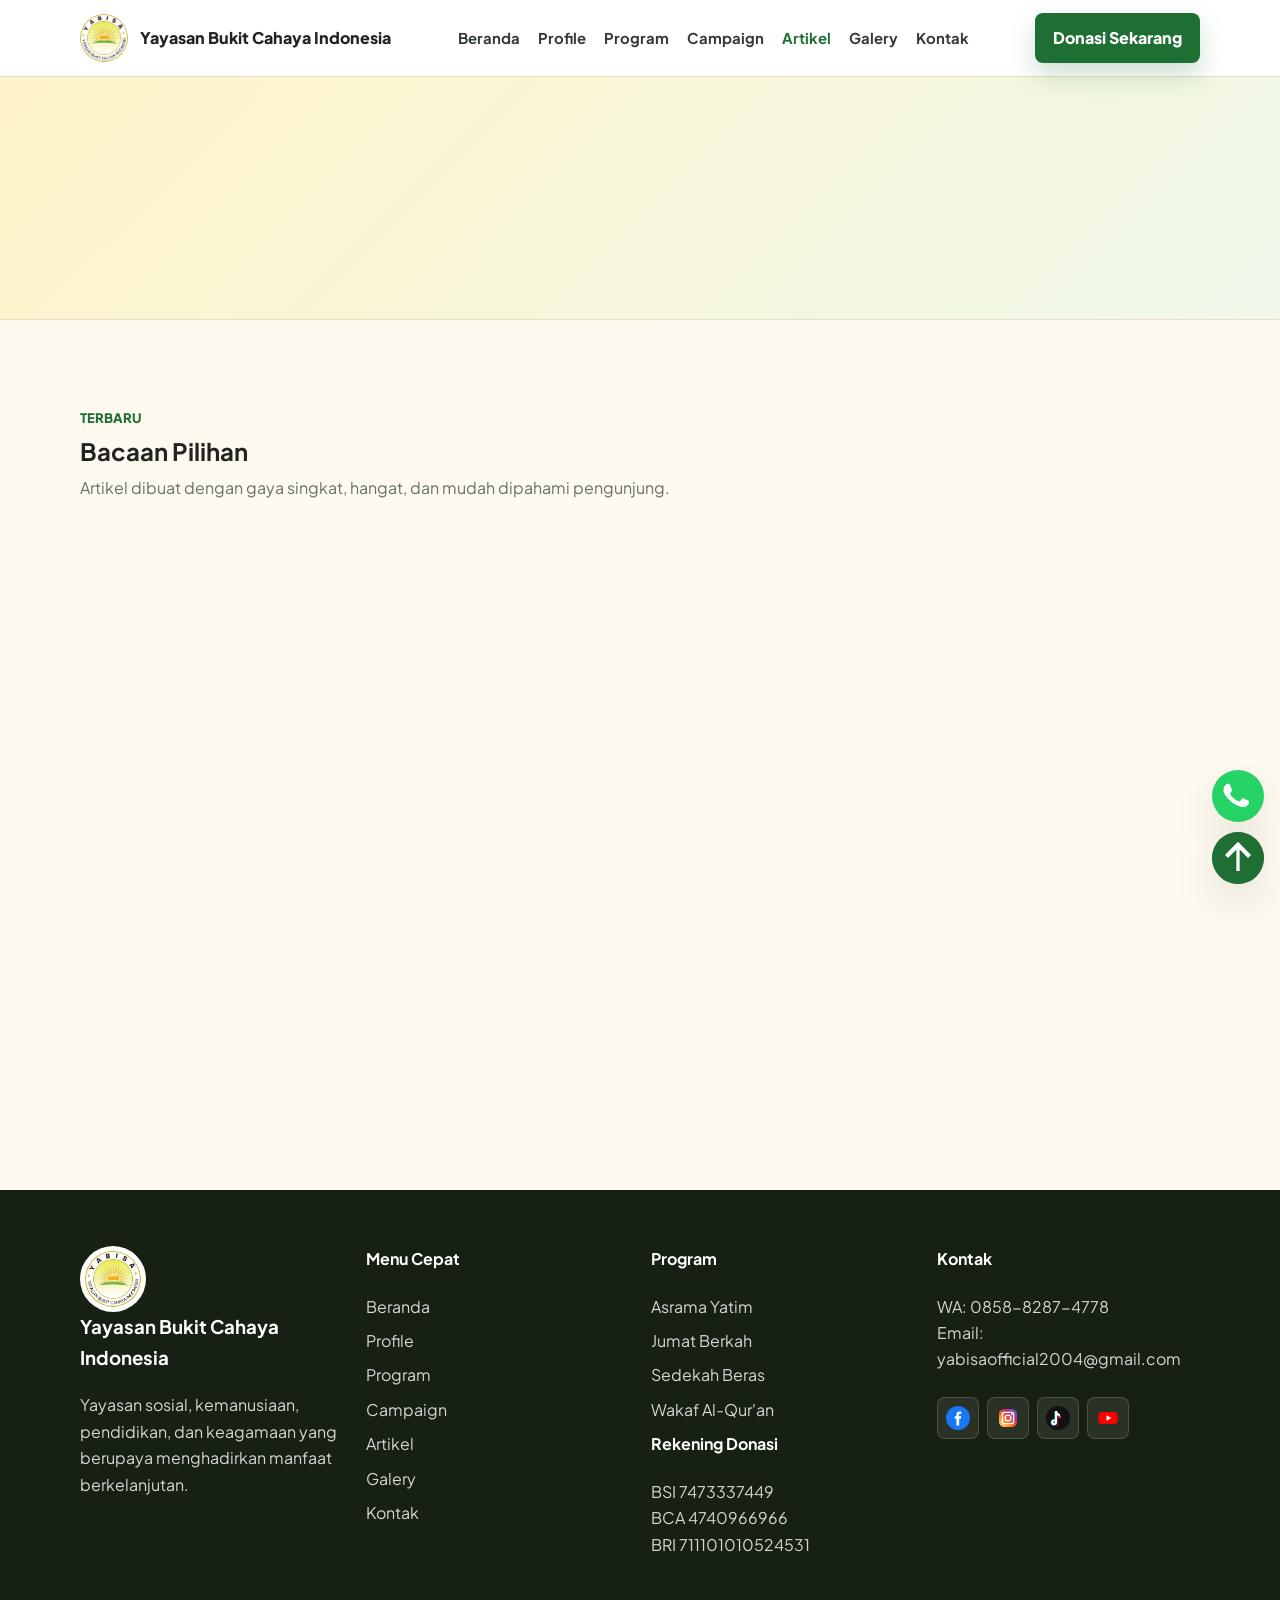
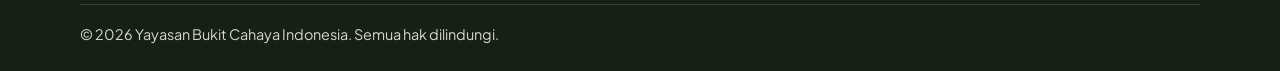
<file: artikel.html>
<!doctype html><html lang="id"><head><meta charset="utf-8"><meta name="viewport" content="width=device-width,initial-scale=1"><title>Artikel - Yayasan Bukit Cahaya Indonesia</title><link rel="icon" href="images/logo-yabisa.jpeg"><link rel="stylesheet" href="style.css"><link href="https://fonts.googleapis.com/css2?family=Plus+Jakarta+Sans:wght@400;600;700;800;900&display=swap" rel="stylesheet"></head><body>
<header class="navbar"><div class="container nav-wrap"><a class="brand" href="index.html"><img src="images/logo-yabisa.jpeg" alt="Logo YABISA"><span>Yayasan Bukit Cahaya Indonesia</span></a><nav class="nav-links"><a href="index.html">Beranda</a><a href="tentang.html">Profile</a><a href="program.html">Program</a><a href="campaign.html">Campaign</a><a class="active" href="artikel.html">Artikel</a><a href="galery.html">Galery</a><a href="kontak.html">Kontak</a></nav><div class="nav-actions"><button class="btn btn-primary" data-open-donate>Donasi Sekarang</button><button class="hamburger"><span></span><span></span><span></span></button></div></div></header>
<main>
  <section class="page-hero"><div class="container page-title reveal"><span class="eyebrow">Artikel</span><h1>Artikel dan Kabar Kegiatan</h1><p>Ruang publikasi artikel, edukasi kebaikan, dan cerita kegiatan Yayasan Bukit Cahaya Indonesia.</p></div></section>
  <section class="section"><div class="container">
    <div class="section-head"><div><span class="eyebrow">Terbaru</span><h2>Bacaan Pilihan</h2><p>Artikel dibuat dengan gaya singkat, hangat, dan mudah dipahami pengunjung.</p></div></div>
    <div class="grid grid-3" id="artikelGrid">
      <article class="card news-card reveal"><img class="image-card" src="images/tentang-asrama-yabisa.jpeg" alt="Pembinaan anak yatim"><div class="card-body"><span class="badge">YABISA</span><small class="muted">21 Juli 2026</small><h3>Mengapa Pembinaan Anak Yatim Perlu Berkelanjutan?</h3><p class="muted">Bantuan terbaik tidak hanya hadir sesaat, tetapi ikut membangun karakter, pendidikan, dan kemandirian anak.</p><a class="btn btn-light" href="detail-artikel.html?id=pembinaan-anak-yatim-berkelanjutan">Baca Selengkapnya</a></div></article>
      <article class="card news-card reveal"><img class="image-card" src="images/tentang-asrama-yabisa.jpeg" alt="Sedekah beras"><div class="card-body"><span class="badge">YABISA</span><small class="muted">21 Juli 2026</small><h3>Sedekah Beras dan Dampaknya bagi Keluarga Dhuafa</h3><p class="muted">Kebutuhan pangan yang terpenuhi dapat membantu keluarga menjaga kesehatan dan ketenangan hidup sehari-hari.</p><a class="btn btn-light" href="detail-artikel.html?id=pembinaan-anak-yatim-berkelanjutan">Baca Selengkapnya</a></div></article>
      <article class="card news-card reveal"><img class="image-card" src="images/profile-kegiatan-yabisa.jpeg" alt="Jumat Berkah"><div class="card-body"><span class="badge">YABISA</span><small class="muted">21 Juli 2026</small><h3>Jumat Berkah: Membiasakan Kepedulian yang Konsisten</h3><p class="muted">Program rutin membantu membangun kebiasaan berbagi yang tertib, dekat, dan menyentuh kebutuhan nyata.</p><a class="btn btn-light" href="detail-artikel.html?id=pembinaan-anak-yatim-berkelanjutan">Baca Selengkapnya</a></div></article>
      <article class="card news-card reveal"><img class="image-card" src="images/profile-kegiatan-yabisa.jpeg" alt="Wakaf Al-Qur'an"><div class="card-body"><span class="badge">YABISA</span><small class="muted">21 Juli 2026</small><h3>Wakaf Al-Qur'an sebagai Amal Jariyah</h3><p class="muted">Wakaf mushaf mendukung pembelajaran Al-Qur'an dan menjadi sarana ibadah yang terus memberi manfaat.</p><a class="btn btn-light" href="detail-artikel.html?id=pembinaan-anak-yatim-berkelanjutan">Baca Selengkapnya</a></div></article>
      <article class="card news-card reveal"><img class="image-card" src="images/profile-pengurus-yabisa.jpeg" alt="Relawan sosial"><div class="card-body"><span class="badge">YABISA</span><small class="muted">21 Juli 2026</small><h3>Peran Relawan dalam Menguatkan Program Sosial</h3><p class="muted">Relawan membantu yayasan hadir lebih dekat, lebih cepat, dan lebih hangat kepada masyarakat.</p><a class="btn btn-light" href="detail-artikel.html?id=pembinaan-anak-yatim-berkelanjutan">Baca Selengkapnya</a></div></article>
      <article class="card news-card reveal"><img class="image-card" src="images/hero-asrama-yabisa.jpg" alt="Rumah harapan"><div class="card-body"><span class="badge">YABISA</span><small class="muted">21 Juli 2026</small><h3>Rumah Harapan Anak Yatim: Cita-Cita Bersama</h3><p class="muted">Asrama permanen diharapkan menjadi pusat pembinaan yang aman, nyaman, dan mendukung masa depan anak.</p><a class="btn btn-light" href="detail-artikel.html?id=pembinaan-anak-yatim-berkelanjutan">Baca Selengkapnya</a></div></article>
    </div>
  </div></section>
</main>
<div class="modal" id="donationModal"><div class="modal-panel"><div class="modal-head"><strong>Informasi Donasi</strong><button class="close" data-close-modal>&times;</button></div><div class="card-body"><p>Untuk donasi dan konfirmasi, hubungi WhatsApp resmi yayasan.</p><a class="btn btn-primary" data-wa href="#">Hubungi WhatsApp</a></div></div></div><div class="toast" data-toast></div><div class="float-actions"><a class="wa" data-wa href="#" aria-label="WhatsApp"><img src="images/whatsapp-icon.svg" alt="WhatsApp"></a><button class="top-btn" data-to-top aria-label="Kembali ke atas"><img src="images/arrow-up-icon.svg" alt="Kembali ke atas"></button></div>
<footer class="footer">
  <div class="container grid grid-4">
    <div><img class="footer-logo" src="images/logo-yabisa.jpeg" alt="Logo YABISA"><h3>Yayasan Bukit Cahaya Indonesia</h3><p>Yayasan sosial, kemanusiaan, pendidikan, dan keagamaan yang berupaya menghadirkan manfaat berkelanjutan.</p></div>
    <div><h4>Menu Cepat</h4><a href="index.html">Beranda</a><a href="tentang.html">Profile</a><a href="program.html">Program</a><a href="campaign.html">Campaign</a><a href="artikel.html">Artikel</a><a href="galery.html">Galery</a><a href="kontak.html">Kontak</a></div>
    <div><h4>Program</h4><a href="program.html">Asrama Yatim</a><a href="program.html">Jumat Berkah</a><a href="program.html">Sedekah Beras</a><a href="program.html">Wakaf Al-Qur'an</a><h4>Rekening Donasi</h4><p>BSI 7473337449<br>BCA 4740966966<br>BRI 711101010524531</p></div>
    <div><h4>Kontak</h4><p>WA: 0858-8287-4778<br>Email: yabisaofficial2004@gmail.com</p><div class="socials"><a href="https://www.facebook.com/share/1CU4CM7ejg/" target="_blank" rel="noopener noreferrer" aria-label="Facebook"><img src="images/facebook-icon.svg" alt="Facebook"><span>Facebook</span></a><a href="https://www.instagram.com/yayasanbukitcahayaindonesia?igsh=ZXJudzF6dTU5cXI2" target="_blank" rel="noopener noreferrer" aria-label="Instagram"><img src="images/instagram-icon.svg" alt="Instagram"><span>Instagram</span></a><a href="https://www.tiktok.com/@official.yabisa?_r=1&_t=ZS-98DA1p7EdAP" target="_blank" rel="noopener noreferrer" aria-label="TikTok"><img src="images/tiktok-icon.svg" alt="TikTok"><span>TikTok</span></a><a href="https://youtube.com/@yayasanbukitcahayaindonesi707?si=qe_5JyFoLH3hcdtz" target="_blank" rel="noopener noreferrer" aria-label="YouTube"><img src="images/youtube-icon.svg" alt="YouTube"><span>YouTube</span></a></div></div>
  </div>
  <div class="container footer-bottom">&copy; 2026 Yayasan Bukit Cahaya Indonesia. Semua hak dilindungi.</div>
</footer><script src="supabase-config.js"></script><script src="yabisa-data.js"></script><script src="script.js"></script><script src="cms.js"></script></body></html>
</file>
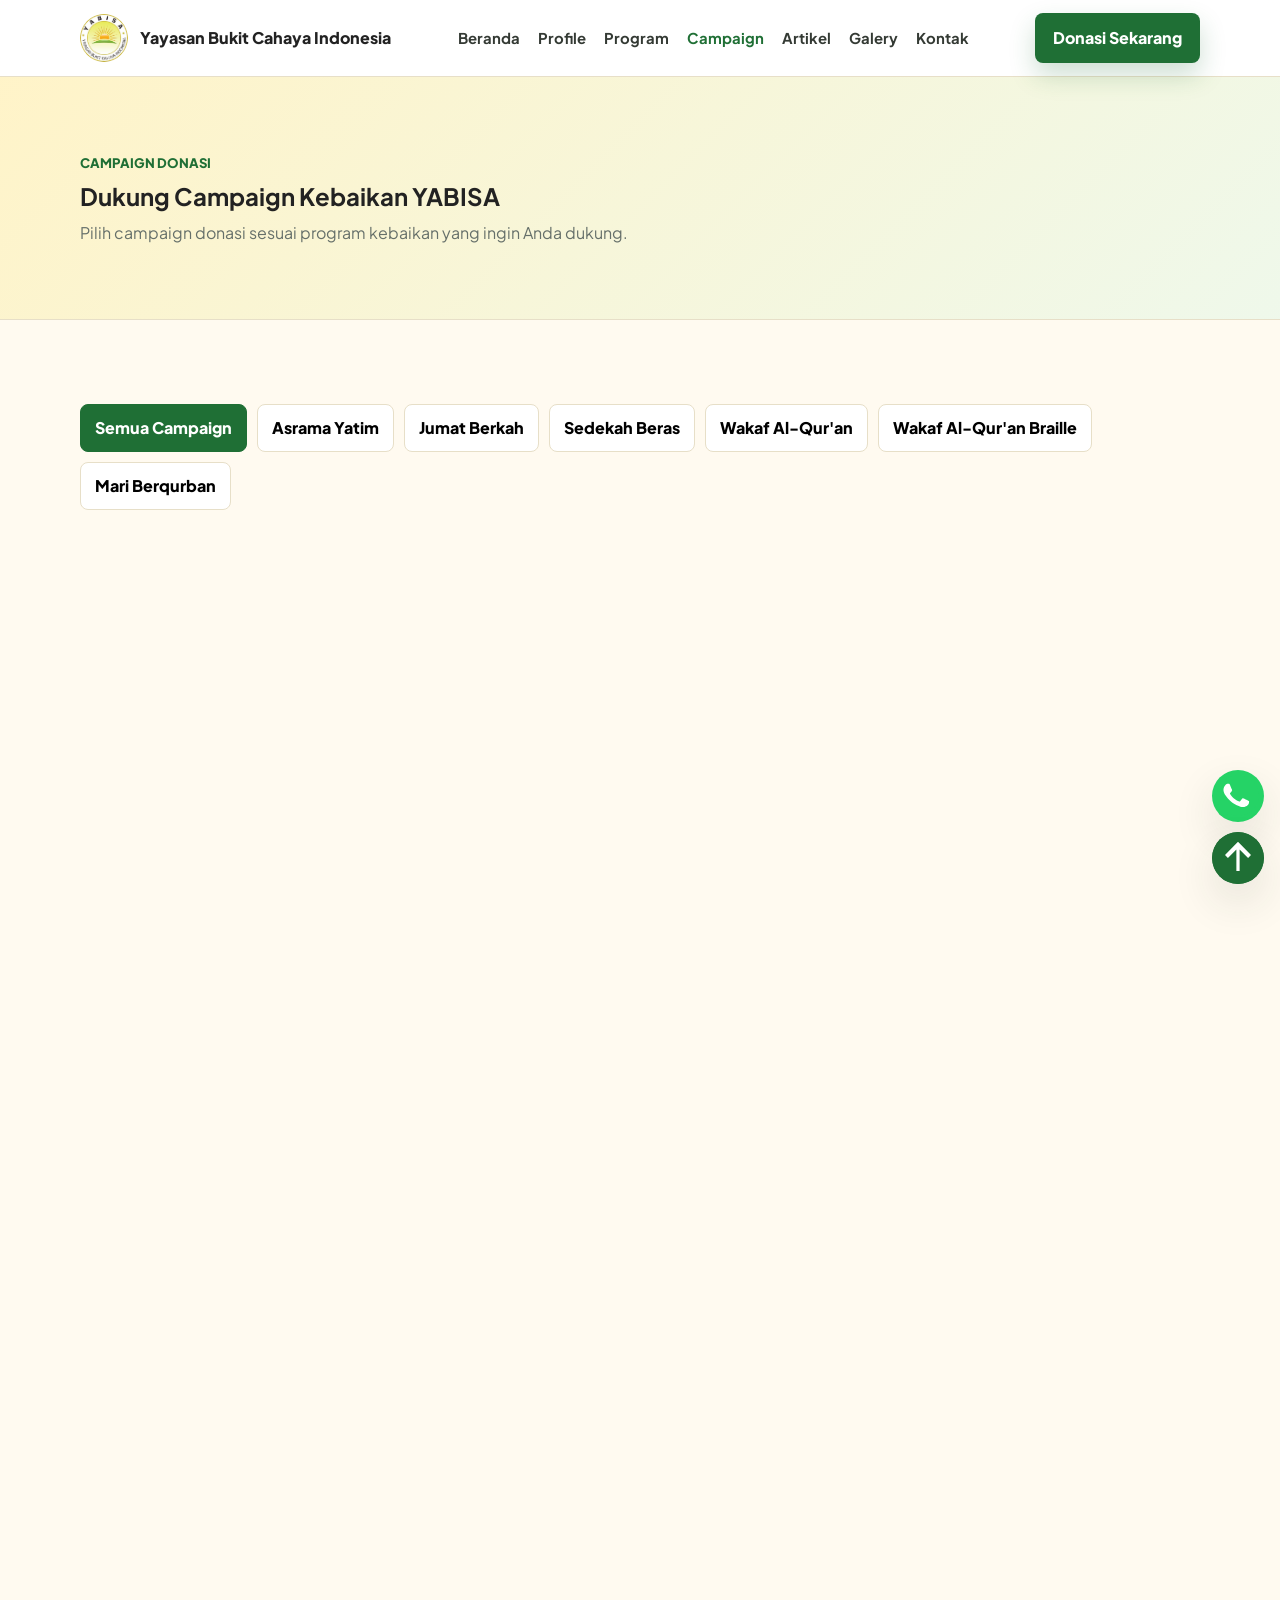
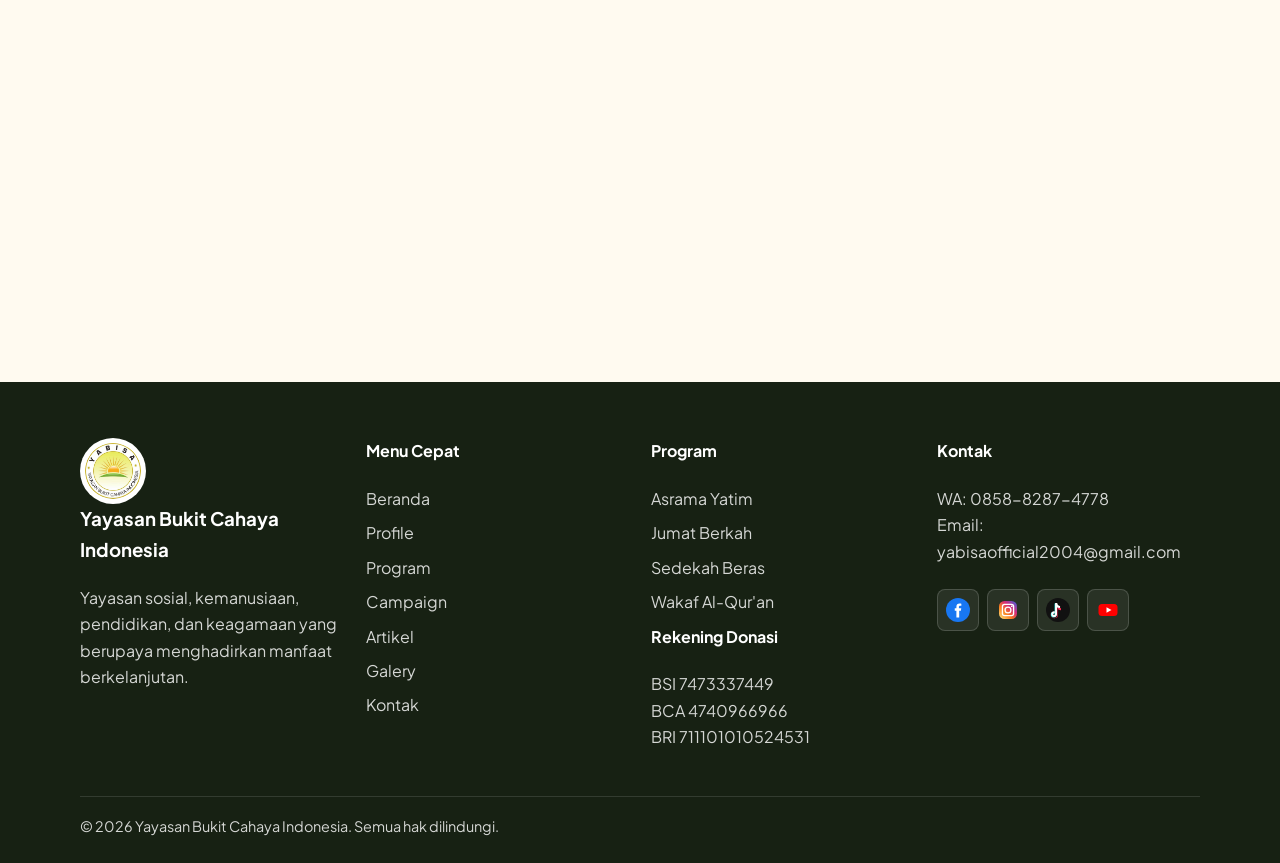
<file: campaign.html>
<!doctype html><html lang="id"><head><meta charset="utf-8"><meta name="viewport" content="width=device-width,initial-scale=1"><title>Campaign - YABISA</title><link rel="icon" href="images/logo-yabisa.jpeg"><link rel="stylesheet" href="style.css"><link href="https://fonts.googleapis.com/css2?family=Plus+Jakarta+Sans:wght@400;600;700;800;900&display=swap" rel="stylesheet"></head><body>
<header class="navbar"><div class="container nav-wrap"><a class="brand" href="index.html"><img src="images/logo-yabisa.jpeg" alt="Logo YABISA"><span>Yayasan Bukit Cahaya Indonesia</span></a><nav class="nav-links"><a href="index.html">Beranda</a><a href="tentang.html">Profile</a><a href="program.html">Program</a><a class="active" href="campaign.html">Campaign</a><a href="artikel.html">Artikel</a><a href="galery.html">Galery</a><a href="kontak.html">Kontak</a></nav><div class="nav-actions"><button class="btn btn-primary" data-open-donate>Donasi Sekarang</button><button class="hamburger"><span></span><span></span><span></span></button></div></div></header>
<main><section class="page-hero"><div class="container page-title"><span class="eyebrow">Campaign Donasi</span><h1>Dukung Campaign Kebaikan YABISA</h1><p>Pilih campaign donasi sesuai program kebaikan yang ingin Anda dukung.</p></div></section><section class="section"><div class="container"><div class="filters" data-filter-group="[data-campaign-card]"><button class="filter-btn active" data-filter="all">Semua Campaign</button><button class="filter-btn" data-filter="asrama-yatim">Asrama Yatim</button><button class="filter-btn" data-filter="jumat-berkah">Jumat Berkah</button><button class="filter-btn" data-filter="sedekah-beras">Sedekah Beras</button><button class="filter-btn" data-filter="wakaf-quran">Wakaf Al-Qur'an</button><button class="filter-btn" data-filter="wakaf-quran-braille">Wakaf Al-Qur'an Braille</button><button class="filter-btn" data-filter="mari-berqurban">Mari Berqurban</button></div><div class="grid grid-3" id="campaignGrid"></div></div></section></main>
<div class="modal" id="donationModal"><div class="modal-panel"><div class="modal-head"><strong>Informasi Rekening Donasi</strong><button class="close" data-close-modal>&times;</button></div><div class="card-body"><p>Pastikan nama penerima sesuai: <strong>Yayasan Bukit Cahaya Indonesia</strong>. Verifikasi dilakukan melalui konfirmasi WhatsApp.</p><div data-bank-list></div><a class="btn btn-primary" data-wa href="#">Konfirmasi melalui WhatsApp</a></div></div></div><div class="toast" data-toast></div><div class="float-actions"><a class="wa" data-wa href="#" aria-label="WhatsApp"><img src="images/whatsapp-icon.svg" alt="WhatsApp"></a><button class="top-btn" data-to-top aria-label="Kembali ke atas"><img src="images/arrow-up-icon.svg" alt="Kembali ke atas"></button></div>
<footer class="footer">
  <div class="container grid grid-4">
    <div><img class="footer-logo" src="images/logo-yabisa.jpeg" alt="Logo YABISA"><h3>Yayasan Bukit Cahaya Indonesia</h3><p>Yayasan sosial, kemanusiaan, pendidikan, dan keagamaan yang berupaya menghadirkan manfaat berkelanjutan.</p></div>
    <div><h4>Menu Cepat</h4><a href="index.html">Beranda</a><a href="tentang.html">Profile</a><a href="program.html">Program</a><a href="campaign.html">Campaign</a><a href="artikel.html">Artikel</a><a href="galery.html">Galery</a><a href="kontak.html">Kontak</a></div>
    <div><h4>Program</h4><a href="program.html">Asrama Yatim</a><a href="program.html">Jumat Berkah</a><a href="program.html">Sedekah Beras</a><a href="program.html">Wakaf Al-Qur'an</a><h4>Rekening Donasi</h4><p>BSI 7473337449<br>BCA 4740966966<br>BRI 711101010524531</p></div>
    <div><h4>Kontak</h4><p>WA: 0858-8287-4778<br>Email: yabisaofficial2004@gmail.com</p><div class="socials"><a href="https://www.facebook.com/share/1CU4CM7ejg/" target="_blank" rel="noopener noreferrer" aria-label="Facebook"><img src="images/facebook-icon.svg" alt="Facebook"><span>Facebook</span></a><a href="https://www.instagram.com/yayasanbukitcahayaindonesia?igsh=ZXJudzF6dTU5cXI2" target="_blank" rel="noopener noreferrer" aria-label="Instagram"><img src="images/instagram-icon.svg" alt="Instagram"><span>Instagram</span></a><a href="https://www.tiktok.com/@official.yabisa?_r=1&_t=ZS-98DA1p7EdAP" target="_blank" rel="noopener noreferrer" aria-label="TikTok"><img src="images/tiktok-icon.svg" alt="TikTok"><span>TikTok</span></a><a href="https://youtube.com/@yayasanbukitcahayaindonesi707?si=qe_5JyFoLH3hcdtz" target="_blank" rel="noopener noreferrer" aria-label="YouTube"><img src="images/youtube-icon.svg" alt="YouTube"><span>YouTube</span></a></div></div>
  </div>
  <div class="container footer-bottom">&copy; 2026 Yayasan Bukit Cahaya Indonesia. Semua hak dilindungi.</div>
</footer><script src="supabase-config.js"></script><script src="yabisa-data.js"></script><script src="script.js"></script><script src="cms.js"></script></body></html>
</file>
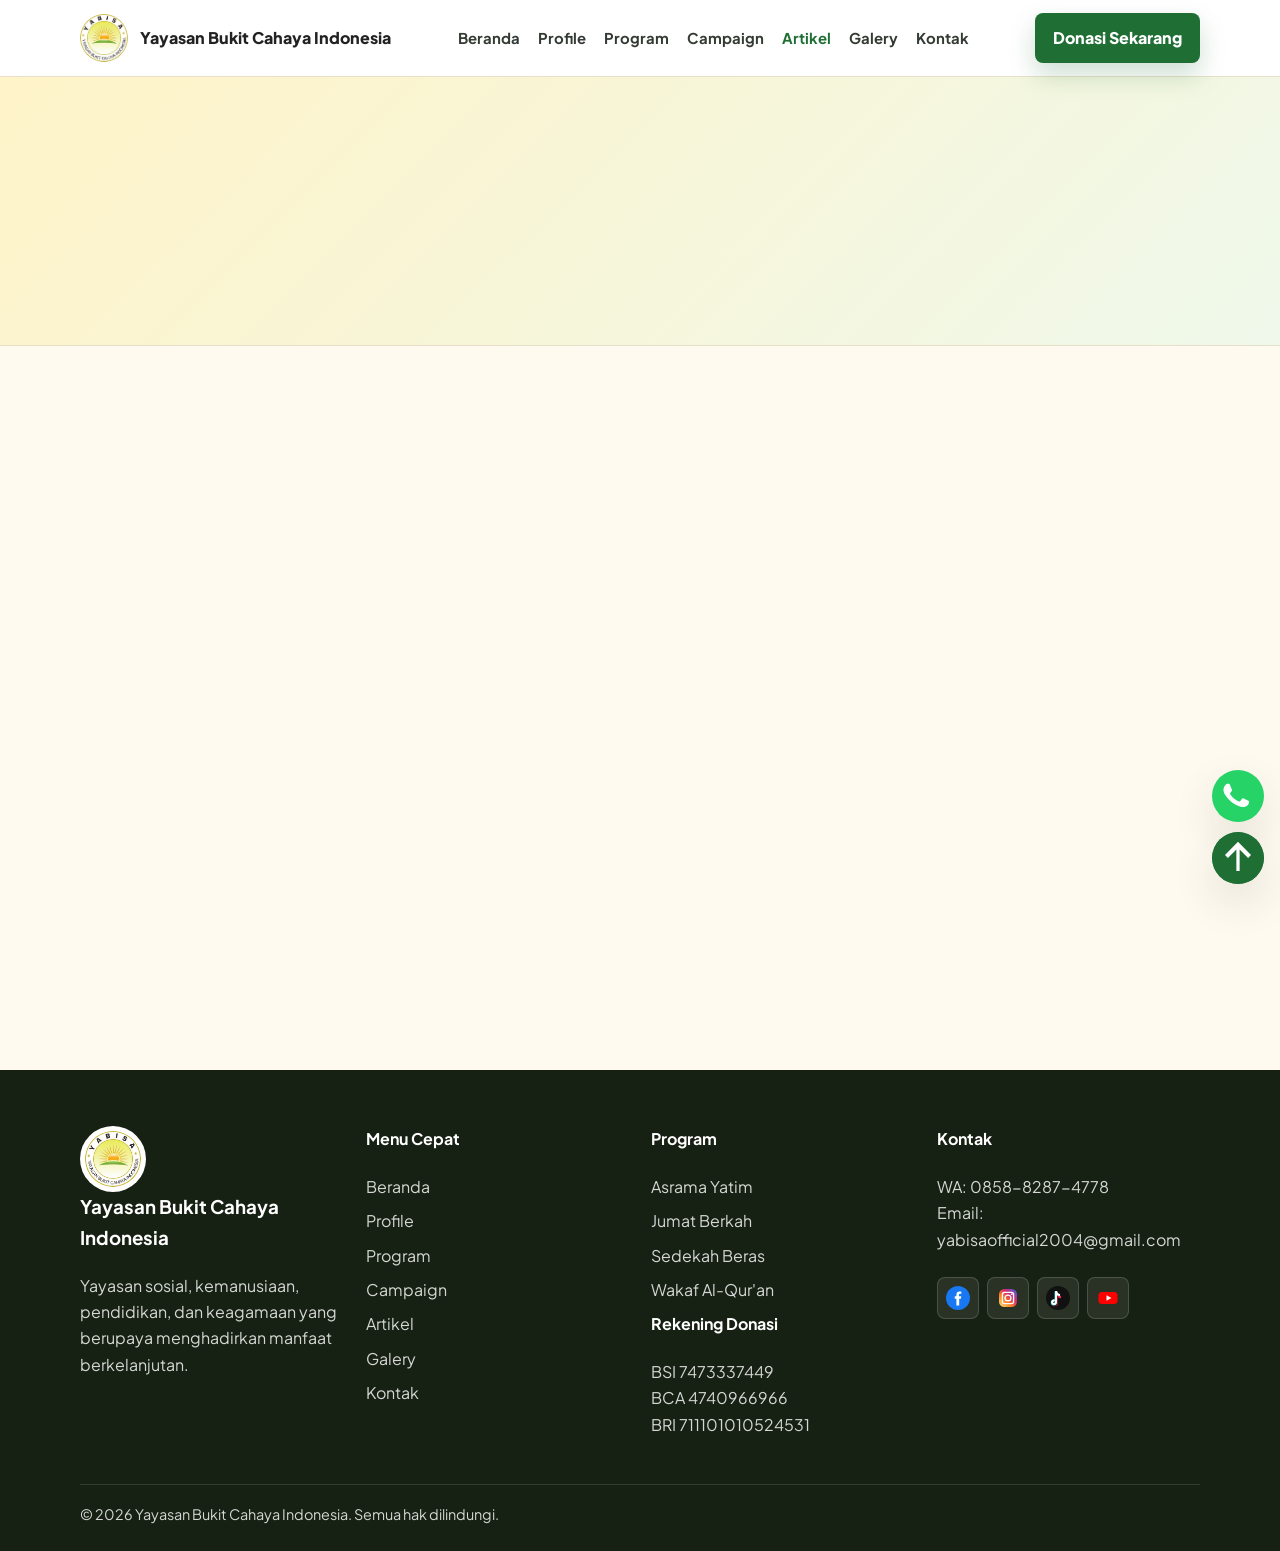
<file: detail-artikel.html>
<!doctype html><html lang="id"><head><meta charset="utf-8"><meta name="viewport" content="width=device-width,initial-scale=1"><title>Detail Artikel - YABISA</title><link rel="icon" href="images/logo-yabisa.jpeg"><link rel="stylesheet" href="style.css"><link href="https://fonts.googleapis.com/css2?family=Plus+Jakarta+Sans:wght@400;600;700;800;900&display=swap" rel="stylesheet"></head><body>
<header class="navbar"><div class="container nav-wrap"><a class="brand" href="index.html"><img src="images/logo-yabisa.jpeg" alt="Logo YABISA"><span>Yayasan Bukit Cahaya Indonesia</span></a><nav class="nav-links"><a href="index.html">Beranda</a><a href="tentang.html">Profile</a><a href="program.html">Program</a><a href="campaign.html">Campaign</a><a class="active" href="artikel.html">Artikel</a><a href="galery.html">Galery</a><a href="kontak.html">Kontak</a></nav><div class="nav-actions"><button class="btn btn-primary" data-open-donate>Donasi Sekarang</button><button class="hamburger"><span></span><span></span><span></span></button></div></div></header>
<main data-article-detail><section class="page-hero"><div class="container page-title reveal"><span class="eyebrow" data-article-category>Artikel</span><h1 data-article-title>Mengapa Pembinaan Anak Yatim Perlu Berkelanjutan?</h1><p data-article-excerpt>Bantuan terbaik tidak hanya hadir sesaat, tetapi ikut membangun karakter, pendidikan, dan kemandirian anak.</p></div></section>
<section class="section"><div class="container grid grid-2 about-split"><div class="reveal"><span class="badge" data-article-date>2026-07-21</span><h2 data-article-title>Judul Artikel</h2><p class="muted" data-article-excerpt>Ringkasan artikel.</p><div data-article-content>Informasi artikel sedang dimuat.</div></div><img class="about-image reveal" data-article-image src="images/tentang-asrama-yabisa.jpeg" alt="Artikel YABISA"></div></section></main>
<div class="modal" id="donationModal"><div class="modal-panel"><div class="modal-head"><strong>Informasi Rekening Donasi</strong><button class="close" data-close-modal>&times;</button></div><div class="card-body"><p>Pastikan nama penerima sesuai: <strong>Yayasan Bukit Cahaya Indonesia</strong>.</p><div data-bank-list></div><a class="btn btn-primary" data-wa href="#">Konfirmasi melalui WhatsApp</a></div></div></div><div class="toast" data-toast></div><div class="float-actions"><a class="wa" data-wa href="#" aria-label="WhatsApp"><img src="images/whatsapp-icon.svg" alt="WhatsApp"></a><button class="top-btn" data-to-top aria-label="Kembali ke atas"><img src="images/arrow-up-icon.svg" alt="Kembali ke atas"></button></div>
<footer class="footer">
  <div class="container grid grid-4">
    <div><img class="footer-logo" src="images/logo-yabisa.jpeg" alt="Logo YABISA"><h3>Yayasan Bukit Cahaya Indonesia</h3><p>Yayasan sosial, kemanusiaan, pendidikan, dan keagamaan yang berupaya menghadirkan manfaat berkelanjutan.</p></div>
    <div><h4>Menu Cepat</h4><a href="index.html">Beranda</a><a href="tentang.html">Profile</a><a href="program.html">Program</a><a href="campaign.html">Campaign</a><a href="artikel.html">Artikel</a><a href="galery.html">Galery</a><a href="kontak.html">Kontak</a></div>
    <div><h4>Program</h4><a href="program.html">Asrama Yatim</a><a href="program.html">Jumat Berkah</a><a href="program.html">Sedekah Beras</a><a href="program.html">Wakaf Al-Qur'an</a><h4>Rekening Donasi</h4><p>BSI 7473337449<br>BCA 4740966966<br>BRI 711101010524531</p></div>
    <div><h4>Kontak</h4><p>WA: 0858-8287-4778<br>Email: yabisaofficial2004@gmail.com</p><div class="socials"><a href="https://www.facebook.com/share/1CU4CM7ejg/" target="_blank" rel="noopener noreferrer" aria-label="Facebook"><img src="images/facebook-icon.svg" alt="Facebook"><span>Facebook</span></a><a href="https://www.instagram.com/yayasanbukitcahayaindonesia?igsh=ZXJudzF6dTU5cXI2" target="_blank" rel="noopener noreferrer" aria-label="Instagram"><img src="images/instagram-icon.svg" alt="Instagram"><span>Instagram</span></a><a href="https://www.tiktok.com/@official.yabisa?_r=1&_t=ZS-98DA1p7EdAP" target="_blank" rel="noopener noreferrer" aria-label="TikTok"><img src="images/tiktok-icon.svg" alt="TikTok"><span>TikTok</span></a><a href="https://youtube.com/@yayasanbukitcahayaindonesi707?si=qe_5JyFoLH3hcdtz" target="_blank" rel="noopener noreferrer" aria-label="YouTube"><img src="images/youtube-icon.svg" alt="YouTube"><span>YouTube</span></a></div></div>
  </div>
  <div class="container footer-bottom">&copy; 2026 Yayasan Bukit Cahaya Indonesia. Semua hak dilindungi.</div>
</footer><script src="supabase-config.js"></script><script src="yabisa-data.js"></script><script src="script.js"></script><script src="cms.js"></script></body></html>
</file>
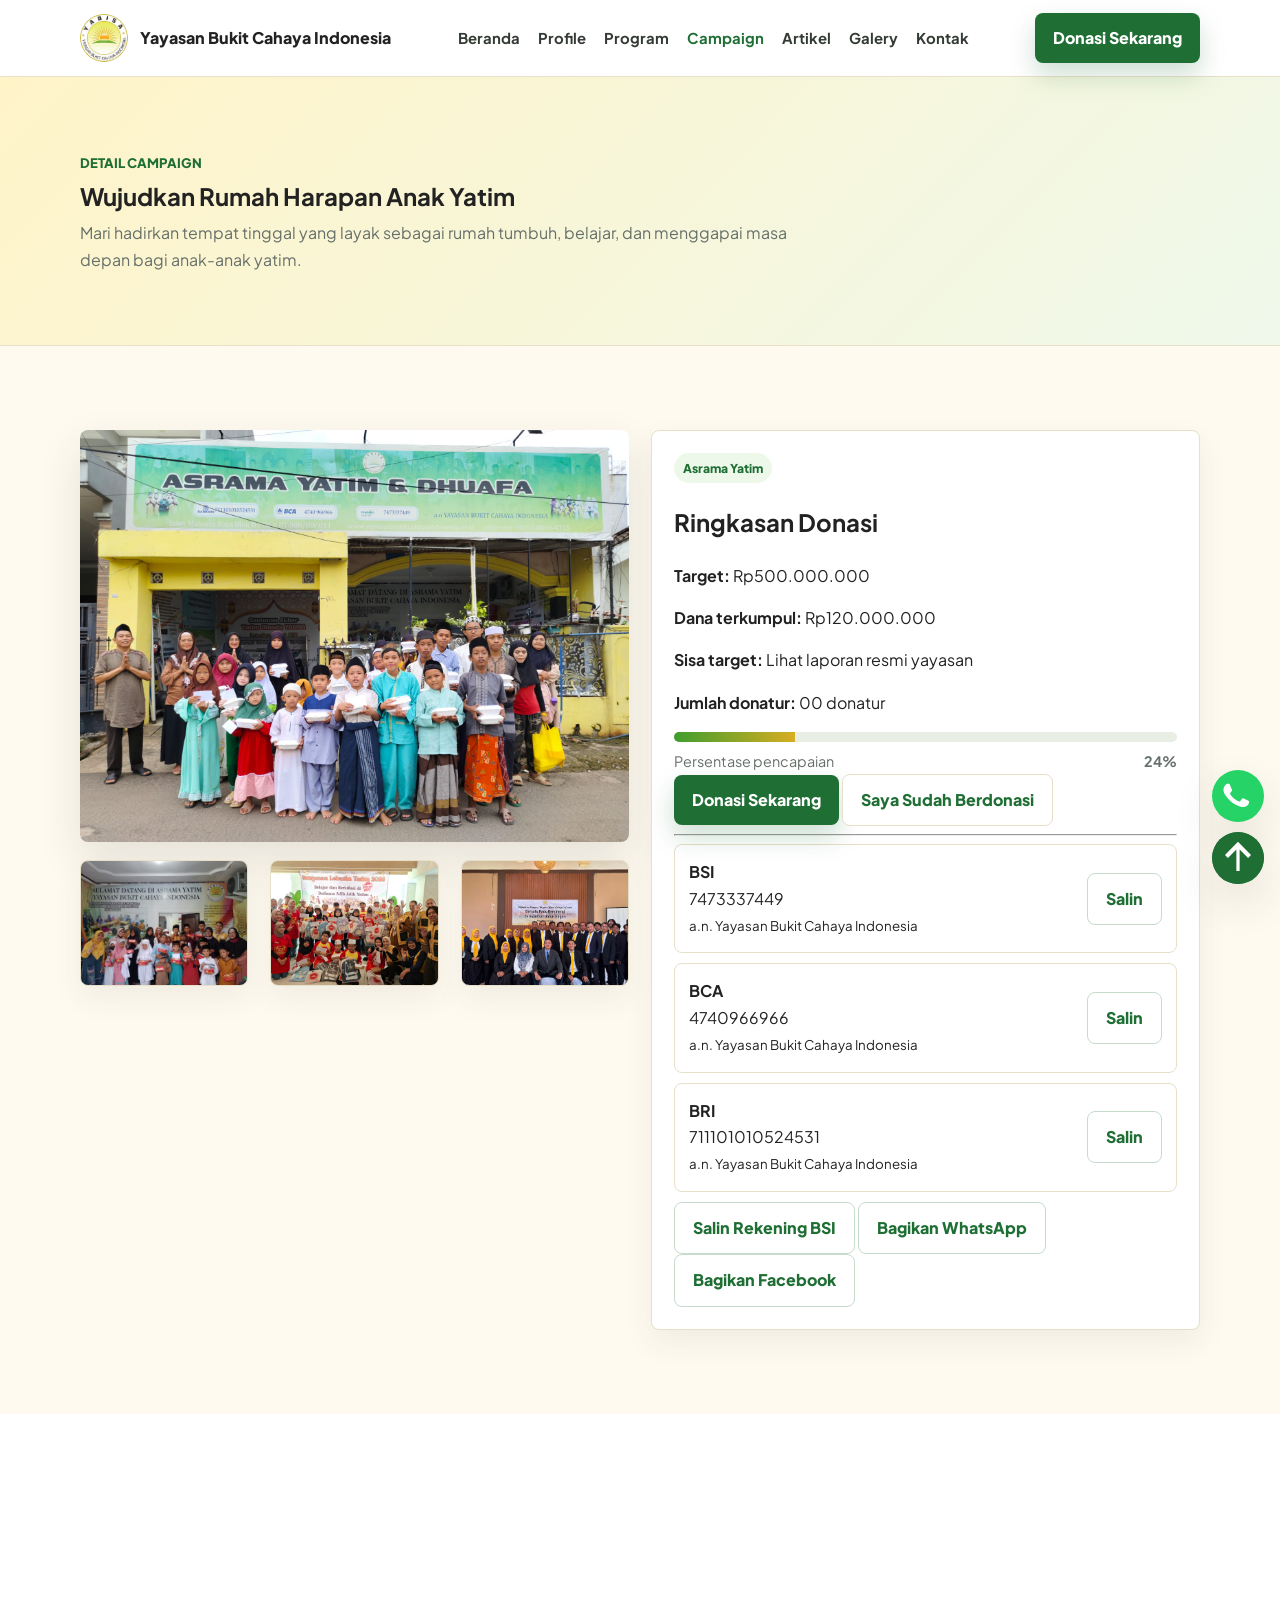
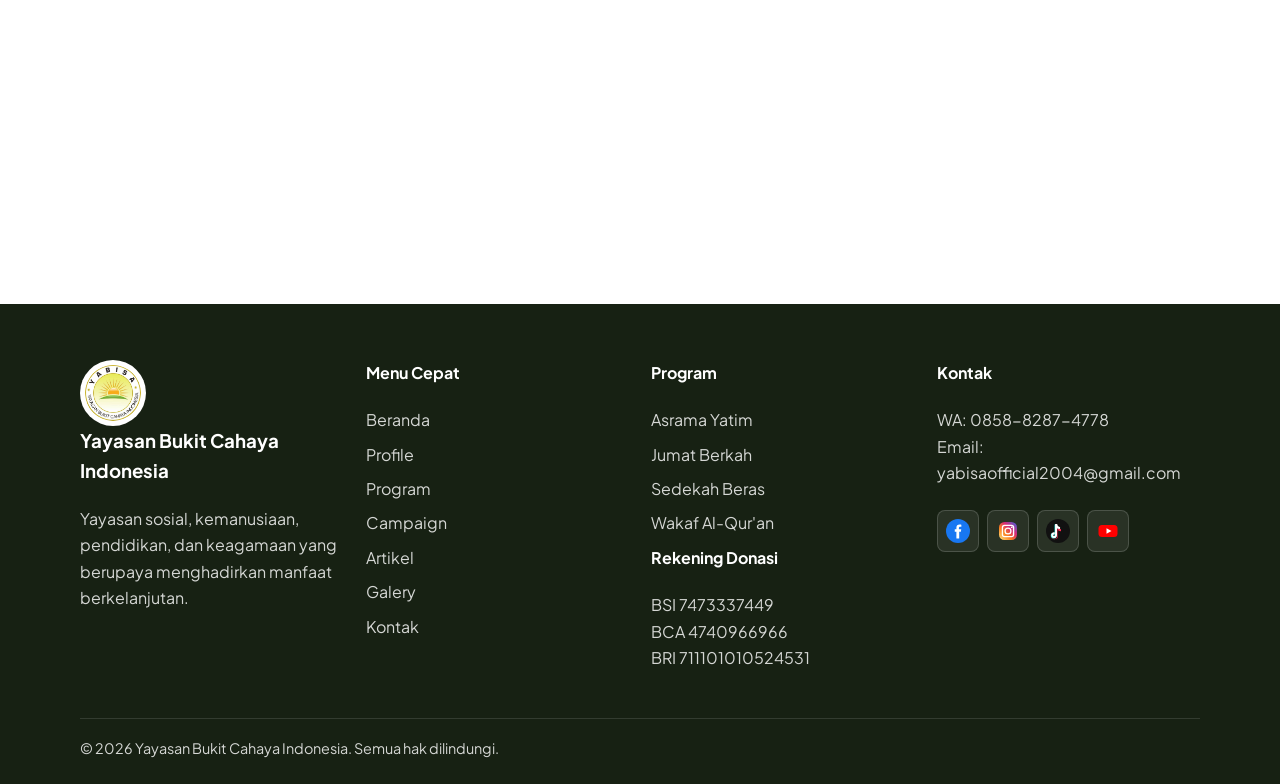
<file: detail-campaign.html>
<!doctype html><html lang="id"><head><meta charset="utf-8"><meta name="viewport" content="width=device-width,initial-scale=1"><title>Detail Campaign - YABISA</title><link rel="icon" href="images/logo-yabisa.jpeg"><link rel="stylesheet" href="style.css"><link href="https://fonts.googleapis.com/css2?family=Plus+Jakarta+Sans:wght@400;600;700;800;900&display=swap" rel="stylesheet"></head><body>
<header class="navbar"><div class="container nav-wrap"><a class="brand" href="index.html"><img src="images/logo-yabisa.jpeg" alt="Logo YABISA"><span>Yayasan Bukit Cahaya Indonesia</span></a><nav class="nav-links"><a href="index.html">Beranda</a><a href="tentang.html">Profile</a><a href="program.html">Program</a><a class="active" href="campaign.html">Campaign</a><a href="artikel.html">Artikel</a><a href="galery.html">Galery</a><a href="kontak.html">Kontak</a></nav><div class="nav-actions"><button class="btn btn-primary" data-open-donate>Donasi Sekarang</button><button class="hamburger"><span></span><span></span><span></span></button></div></div></header>
<main data-campaign-detail><section class="page-hero"><div class="container page-title"><span class="eyebrow">Detail Campaign</span><h1 data-campaign-title>Wujudkan Rumah Harapan Anak Yatim</h1><p data-campaign-desc>Mari hadirkan tempat tinggal yang layak sebagai rumah tumbuh, belajar, dan menggapai masa depan bagi anak-anak yatim.</p></div></section><section class="section"><div class="container grid grid-2"><div><img class="about-image" data-campaign-image src="images/hero-asrama-yabisa.jpg" alt="Campaign rumah harapan"><div class="grid grid-3" style="margin-top:18px"><img class="card image-card" src="images/tentang-asrama-yabisa.jpeg" alt="Dokumentasi"><img class="card image-card" src="images/profile-kegiatan-yabisa.jpeg" alt="Dokumentasi"><img class="card image-card" src="images/profile-pengurus-yabisa.jpeg" alt="Dokumentasi"></div></div><aside class="card"><div class="card-body"><span class="badge" data-campaign-category>YABISA</span><h2>Ringkasan Donasi</h2><p><strong>Target:</strong> <span data-campaign-target>Rp500.000.000</span></p><p><strong>Dana terkumpul:</strong> <span data-campaign-collected>Rp120.000.000</span></p><p><strong>Sisa target:</strong> <span data-campaign-remaining>Rp380.000.000</span></p><p><strong>Jumlah donatur:</strong> 00 donatur</p><div class="progress" data-campaign-progress style="--value:24%"><span></span></div><div class="campaign-meta"><span>Persentase pencapaian</span><strong data-campaign-percent>24%</strong></div><button class="btn btn-primary" data-open-donate>Donasi Sekarang</button> <button class="btn btn-light" data-open-confirm>Saya Sudah Berdonasi</button><hr><div data-bank-list></div><button class="btn btn-ghost" data-copy="7473337449">Salin Rekening BSI</button> <button class="btn btn-ghost" data-share-wa>Bagikan WhatsApp</button> <button class="btn btn-ghost" data-share-fb>Bagikan Facebook</button></div></aside></div></section>
<section class="section alt"><div class="container grid grid-2"><div class="reveal"><span class="eyebrow">Deskripsi Lengkap</span><h2 data-campaign-title>Rumah Tumbuh bagi Anak Binaan</h2><p data-campaign-desc>Campaign ini mendukung pelaksanaan program kebaikan YABISA sesuai kebutuhan penerima manfaat.</p><h3>Tujuan penggunaan dana</h3><p>Pengadaan lahan atau uang muka, kebutuhan legal administratif yang valid, perencanaan awal sarana, dan dukungan operasional terkait campaign.</p></div><div class="card reveal"><div class="card-body"><span class="eyebrow">Update Campaign</span><p><strong>Update:</strong> Perkembangan campaign, dokumentasi kegiatan, dan laporan penyaluran akan diperbarui oleh yayasan.</p><p><strong>Kebijakan:</strong> Donatur dapat menghubungi admin untuk konfirmasi dan informasi laporan penyaluran.</p></div></div></div></section></main>
<div class="modal" id="donationModal"><div class="modal-panel"><div class="modal-head"><strong>Informasi Rekening Donasi</strong><button class="close" data-close-modal>&times;</button></div><div class="card-body"><p>Pastikan nama penerima sesuai: <strong>Yayasan Bukit Cahaya Indonesia</strong>.</p><div data-bank-list></div><a class="btn btn-primary" data-wa href="#">Konfirmasi melalui WhatsApp</a></div></div></div>
<div class="modal" id="confirmModal"><div class="modal-panel"><div class="modal-head"><strong>Konfirmasi Donasi</strong><button class="close" data-close-modal>&times;</button></div><div class="card-body"><form class="form" data-frontend-form><input required placeholder="Nama donatur"><input required placeholder="Nomor WhatsApp"><input required type="number" placeholder="Nominal donasi"><select required><option value="">Pilih campaign</option><option>Wujudkan Rumah Harapan Anak Yatim</option><option>Sedekah Beras</option><option>Wakaf Al-Qur'an</option></select><select required><option value="">Bank tujuan</option><option>BSI</option><option>BCA</option><option>BRI</option></select><textarea placeholder="Pesan atau doa"></textarea><label><input type="checkbox"> Donasi sebagai anonim</label><input type="file" accept="image/*,.pdf"><button class="btn btn-primary" type="submit">Kirim Konfirmasi</button></form></div></div></div>
<div class="toast" data-toast></div><div class="float-actions"><a class="wa" data-wa href="#" aria-label="WhatsApp"><img src="images/whatsapp-icon.svg" alt="WhatsApp"></a><button class="top-btn" data-to-top aria-label="Kembali ke atas"><img src="images/arrow-up-icon.svg" alt="Kembali ke atas"></button></div><footer class="footer">
  <div class="container grid grid-4">
    <div><img class="footer-logo" src="images/logo-yabisa.jpeg" alt="Logo YABISA"><h3>Yayasan Bukit Cahaya Indonesia</h3><p>Yayasan sosial, kemanusiaan, pendidikan, dan keagamaan yang berupaya menghadirkan manfaat berkelanjutan.</p></div>
    <div><h4>Menu Cepat</h4><a href="index.html">Beranda</a><a href="tentang.html">Profile</a><a href="program.html">Program</a><a href="campaign.html">Campaign</a><a href="artikel.html">Artikel</a><a href="galery.html">Galery</a><a href="kontak.html">Kontak</a></div>
    <div><h4>Program</h4><a href="program.html">Asrama Yatim</a><a href="program.html">Jumat Berkah</a><a href="program.html">Sedekah Beras</a><a href="program.html">Wakaf Al-Qur'an</a><h4>Rekening Donasi</h4><p>BSI 7473337449<br>BCA 4740966966<br>BRI 711101010524531</p></div>
    <div><h4>Kontak</h4><p>WA: 0858-8287-4778<br>Email: yabisaofficial2004@gmail.com</p><div class="socials"><a href="https://www.facebook.com/share/1CU4CM7ejg/" target="_blank" rel="noopener noreferrer" aria-label="Facebook"><img src="images/facebook-icon.svg" alt="Facebook"><span>Facebook</span></a><a href="https://www.instagram.com/yayasanbukitcahayaindonesia?igsh=ZXJudzF6dTU5cXI2" target="_blank" rel="noopener noreferrer" aria-label="Instagram"><img src="images/instagram-icon.svg" alt="Instagram"><span>Instagram</span></a><a href="https://www.tiktok.com/@official.yabisa?_r=1&_t=ZS-98DA1p7EdAP" target="_blank" rel="noopener noreferrer" aria-label="TikTok"><img src="images/tiktok-icon.svg" alt="TikTok"><span>TikTok</span></a><a href="https://youtube.com/@yayasanbukitcahayaindonesi707?si=qe_5JyFoLH3hcdtz" target="_blank" rel="noopener noreferrer" aria-label="YouTube"><img src="images/youtube-icon.svg" alt="YouTube"><span>YouTube</span></a></div></div>
  </div>
  <div class="container footer-bottom">&copy; 2026 Yayasan Bukit Cahaya Indonesia. Semua hak dilindungi.</div>
</footer><script src="supabase-config.js"></script><script src="yabisa-data.js"></script><script src="script.js"></script><script src="cms.js"></script></body></html>
</file>
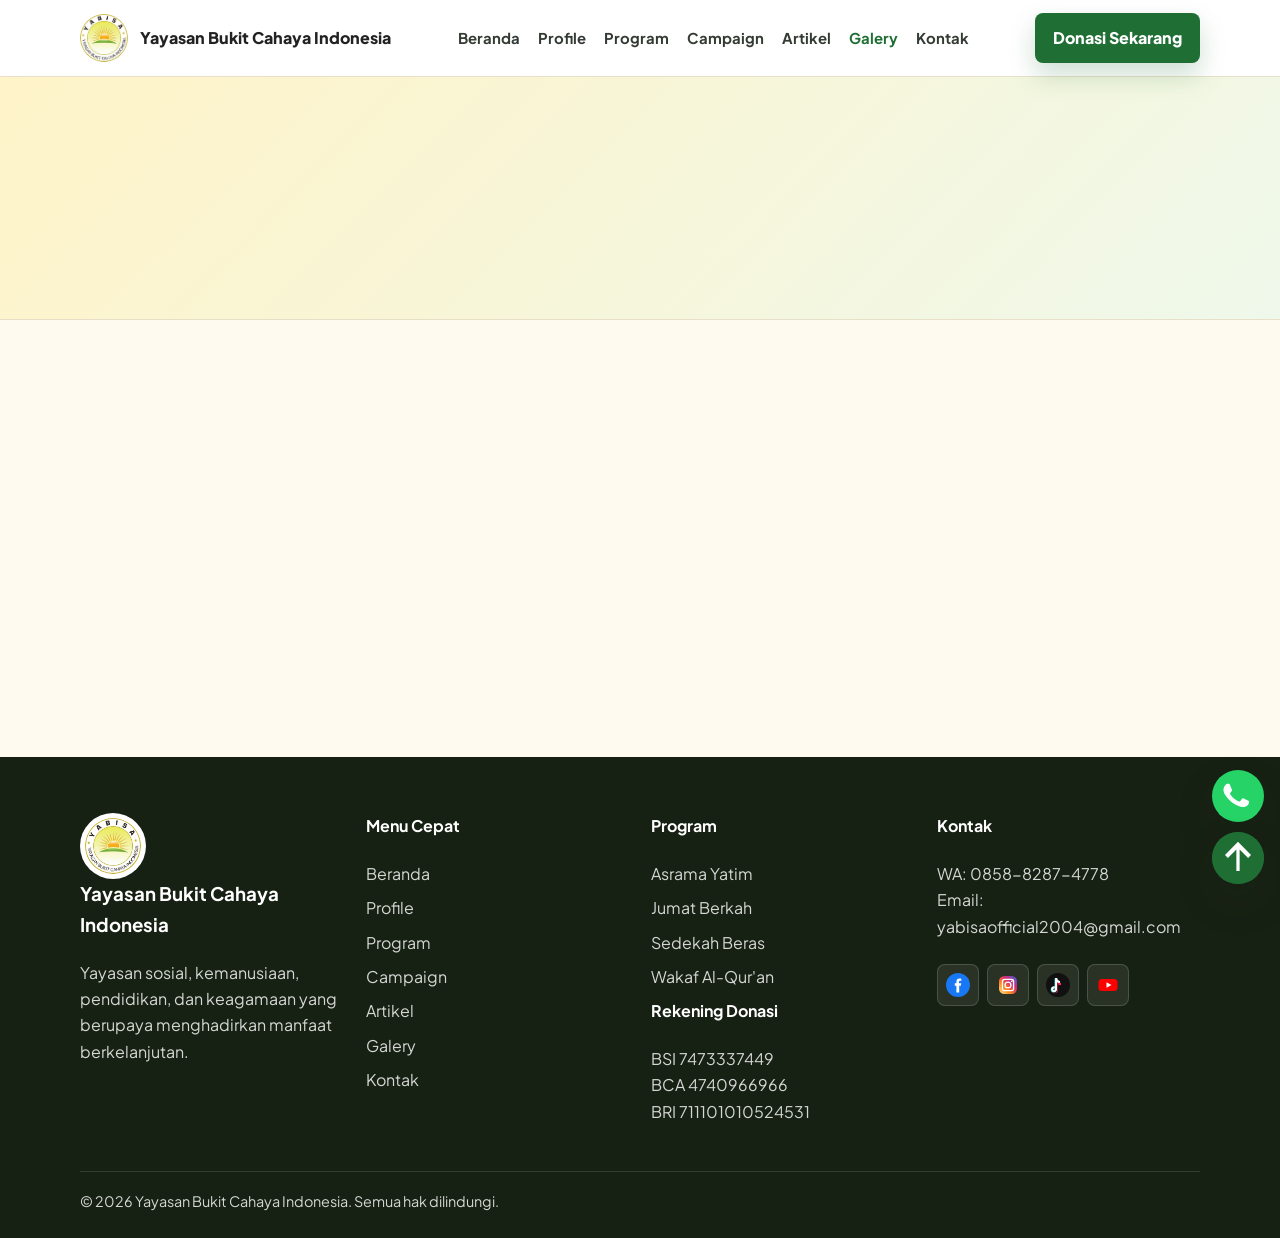
<file: detail-galery.html>
<!doctype html><html lang="id"><head><meta charset="utf-8"><meta name="viewport" content="width=device-width,initial-scale=1"><title>Detail Galery - YABISA</title><link rel="icon" href="images/logo-yabisa.jpeg"><link rel="stylesheet" href="style.css"><link href="https://fonts.googleapis.com/css2?family=Plus+Jakarta+Sans:wght@400;600;700;800;900&display=swap" rel="stylesheet"></head><body>
<header class="navbar"><div class="container nav-wrap"><a class="brand" href="index.html"><img src="images/logo-yabisa.jpeg" alt="Logo YABISA"><span>Yayasan Bukit Cahaya Indonesia</span></a><nav class="nav-links"><a href="index.html">Beranda</a><a href="tentang.html">Profile</a><a href="program.html">Program</a><a href="campaign.html">Campaign</a><a href="artikel.html">Artikel</a><a class="active" href="galery.html">Galery</a><a href="kontak.html">Kontak</a></nav><div class="nav-actions"><button class="btn btn-primary" data-open-donate>Donasi Sekarang</button><button class="hamburger"><span></span><span></span><span></span></button></div></div></header>
<main data-gallery-detail><section class="page-hero"><div class="container page-title reveal"><span class="eyebrow" data-gallery-tag>Galery</span><h1 data-gallery-title>Dokumentasi Kegiatan</h1><p data-gallery-desc>Foto-foto kegiatan Yayasan Bukit Cahaya Indonesia.</p></div></section><section class="section"><div class="container grid grid-3" id="galleryDetailGrid"></div></section></main>
<div class="modal" id="donationModal"><div class="modal-panel"><div class="modal-head"><strong>Informasi Rekening Donasi</strong><button class="close" data-close-modal>&times;</button></div><div class="card-body"><p>Pastikan nama penerima sesuai: <strong>Yayasan Bukit Cahaya Indonesia</strong>.</p><div data-bank-list></div><a class="btn btn-primary" data-wa href="#">Konfirmasi melalui WhatsApp</a></div></div></div><div class="toast" data-toast></div><div class="float-actions"><a class="wa" data-wa href="#" aria-label="WhatsApp"><img src="images/whatsapp-icon.svg" alt="WhatsApp"></a><button class="top-btn" data-to-top aria-label="Kembali ke atas"><img src="images/arrow-up-icon.svg" alt="Kembali ke atas"></button></div>
<footer class="footer">
  <div class="container grid grid-4">
    <div><img class="footer-logo" src="images/logo-yabisa.jpeg" alt="Logo YABISA"><h3>Yayasan Bukit Cahaya Indonesia</h3><p>Yayasan sosial, kemanusiaan, pendidikan, dan keagamaan yang berupaya menghadirkan manfaat berkelanjutan.</p></div>
    <div><h4>Menu Cepat</h4><a href="index.html">Beranda</a><a href="tentang.html">Profile</a><a href="program.html">Program</a><a href="campaign.html">Campaign</a><a href="artikel.html">Artikel</a><a href="galery.html">Galery</a><a href="kontak.html">Kontak</a></div>
    <div><h4>Program</h4><a href="program.html">Asrama Yatim</a><a href="program.html">Jumat Berkah</a><a href="program.html">Sedekah Beras</a><a href="program.html">Wakaf Al-Qur'an</a><h4>Rekening Donasi</h4><p>BSI 7473337449<br>BCA 4740966966<br>BRI 711101010524531</p></div>
    <div><h4>Kontak</h4><p>WA: 0858-8287-4778<br>Email: yabisaofficial2004@gmail.com</p><div class="socials"><a href="https://www.facebook.com/share/1CU4CM7ejg/" target="_blank" rel="noopener noreferrer" aria-label="Facebook"><img src="images/facebook-icon.svg" alt="Facebook"><span>Facebook</span></a><a href="https://www.instagram.com/yayasanbukitcahayaindonesia?igsh=ZXJudzF6dTU5cXI2" target="_blank" rel="noopener noreferrer" aria-label="Instagram"><img src="images/instagram-icon.svg" alt="Instagram"><span>Instagram</span></a><a href="https://www.tiktok.com/@official.yabisa?_r=1&_t=ZS-98DA1p7EdAP" target="_blank" rel="noopener noreferrer" aria-label="TikTok"><img src="images/tiktok-icon.svg" alt="TikTok"><span>TikTok</span></a><a href="https://youtube.com/@yayasanbukitcahayaindonesi707?si=qe_5JyFoLH3hcdtz" target="_blank" rel="noopener noreferrer" aria-label="YouTube"><img src="images/youtube-icon.svg" alt="YouTube"><span>YouTube</span></a></div></div>
  </div>
  <div class="container footer-bottom">&copy; 2026 Yayasan Bukit Cahaya Indonesia. Semua hak dilindungi.</div>
</footer>
<script src="supabase-config.js"></script><script src="yabisa-data.js"></script><script src="script.js"></script><script src="cms.js"></script></body></html>
</file>
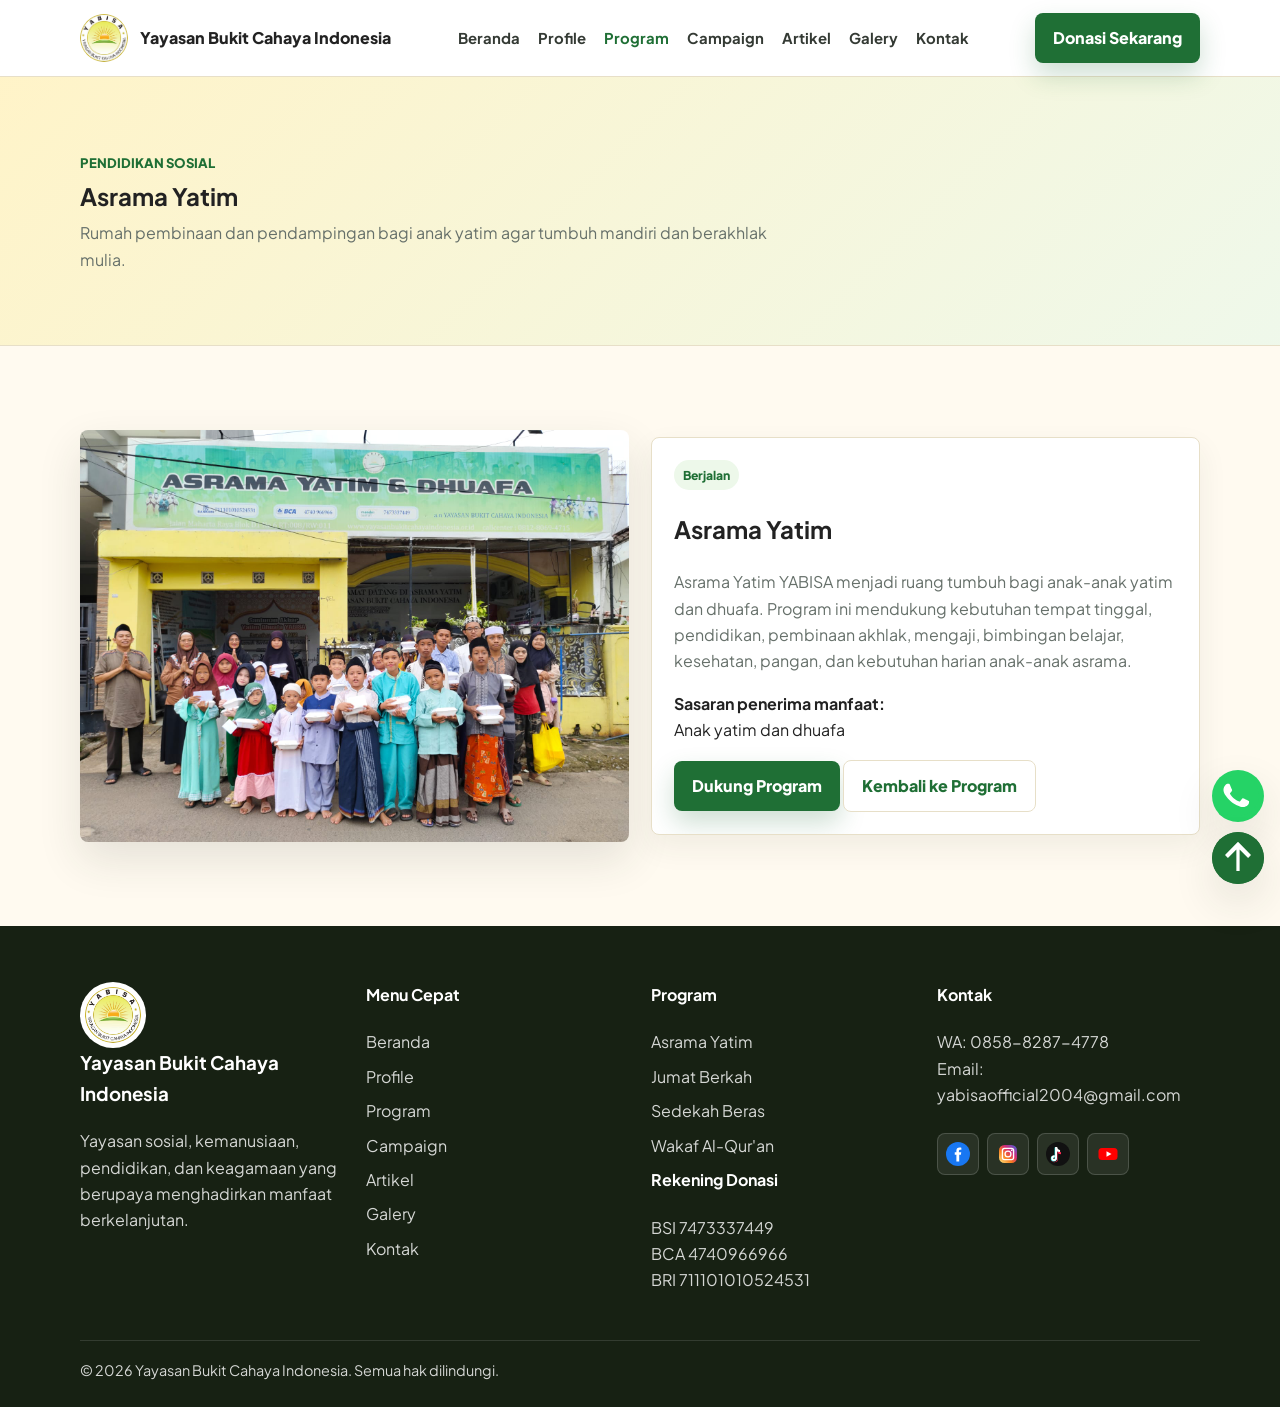
<file: detail-program.html>
<!doctype html><html lang="id"><head><meta charset="utf-8"><meta name="viewport" content="width=device-width,initial-scale=1"><title>Detail Program - YABISA</title><link rel="icon" href="images/logo-yabisa.jpeg"><link rel="stylesheet" href="style.css"><link href="https://fonts.googleapis.com/css2?family=Plus+Jakarta+Sans:wght@400;600;700;800;900&display=swap" rel="stylesheet"></head><body>
<header class="navbar"><div class="container nav-wrap"><a class="brand" href="index.html"><img src="images/logo-yabisa.jpeg" alt="Logo YABISA"><span>Yayasan Bukit Cahaya Indonesia</span></a><nav class="nav-links"><a href="index.html">Beranda</a><a href="tentang.html">Profile</a><a class="active" href="program.html">Program</a><a href="campaign.html">Campaign</a><a href="artikel.html">Artikel</a><a href="galery.html">Galery</a><a href="kontak.html">Kontak</a></nav><div class="nav-actions"><button class="btn btn-primary" data-open-donate>Donasi Sekarang</button><button class="hamburger"><span></span><span></span><span></span></button></div></div></header>
<main data-program-detail><section class="page-hero"><div class="container page-title reveal"><span class="eyebrow" data-program-category>Program</span><h1 data-program-title>Program YABISA</h1><p data-program-desc>Informasi program Yayasan Bukit Cahaya Indonesia.</p></div></section><section class="section"><div class="container grid grid-2 about-split"><img class="about-image reveal" data-program-image src="images/logo-yabisa.jpeg" alt="Program YABISA"><div class="card reveal"><div class="card-body"><span class="badge" data-program-status>Berjalan</span><h2 data-program-title>Program YABISA</h2><p class="muted" data-program-content>Detail program akan ditampilkan di sini.</p><p><strong>Sasaran penerima manfaat:</strong><br><span data-program-target>Penerima manfaat</span></p><a class="btn btn-primary" data-program-campaign href="campaign.html">Dukung Program</a> <a class="btn btn-light" href="program.html">Kembali ke Program</a></div></div></div></section></main>
<div class="modal" id="donationModal"><div class="modal-panel"><div class="modal-head"><strong>Informasi Rekening Donasi</strong><button class="close" data-close-modal>&times;</button></div><div class="card-body"><p>Pastikan nama penerima sesuai: <strong>Yayasan Bukit Cahaya Indonesia</strong>.</p><div data-bank-list></div><a class="btn btn-primary" data-wa href="#">Konfirmasi melalui WhatsApp</a></div></div></div><div class="toast" data-toast></div><div class="float-actions"><a class="wa" data-wa href="#" aria-label="WhatsApp"><img src="images/whatsapp-icon.svg" alt="WhatsApp"></a><button class="top-btn" data-to-top aria-label="Kembali ke atas"><img src="images/arrow-up-icon.svg" alt="Kembali ke atas"></button></div>
<footer class="footer">
  <div class="container grid grid-4">
    <div><img class="footer-logo" src="images/logo-yabisa.jpeg" alt="Logo YABISA"><h3>Yayasan Bukit Cahaya Indonesia</h3><p>Yayasan sosial, kemanusiaan, pendidikan, dan keagamaan yang berupaya menghadirkan manfaat berkelanjutan.</p></div>
    <div><h4>Menu Cepat</h4><a href="index.html">Beranda</a><a href="tentang.html">Profile</a><a href="program.html">Program</a><a href="campaign.html">Campaign</a><a href="artikel.html">Artikel</a><a href="galery.html">Galery</a><a href="kontak.html">Kontak</a></div>
    <div><h4>Program</h4><a href="program.html">Asrama Yatim</a><a href="program.html">Jumat Berkah</a><a href="program.html">Sedekah Beras</a><a href="program.html">Wakaf Al-Qur'an</a><h4>Rekening Donasi</h4><p>BSI 7473337449<br>BCA 4740966966<br>BRI 711101010524531</p></div>
    <div><h4>Kontak</h4><p>WA: 0858-8287-4778<br>Email: yabisaofficial2004@gmail.com</p><div class="socials"><a href="https://www.facebook.com/share/1CU4CM7ejg/" target="_blank" rel="noopener noreferrer" aria-label="Facebook"><img src="images/facebook-icon.svg" alt="Facebook"><span>Facebook</span></a><a href="https://www.instagram.com/yayasanbukitcahayaindonesia?igsh=ZXJudzF6dTU5cXI2" target="_blank" rel="noopener noreferrer" aria-label="Instagram"><img src="images/instagram-icon.svg" alt="Instagram"><span>Instagram</span></a><a href="https://www.tiktok.com/@official.yabisa?_r=1&_t=ZS-98DA1p7EdAP" target="_blank" rel="noopener noreferrer" aria-label="TikTok"><img src="images/tiktok-icon.svg" alt="TikTok"><span>TikTok</span></a><a href="https://youtube.com/@yayasanbukitcahayaindonesi707?si=qe_5JyFoLH3hcdtz" target="_blank" rel="noopener noreferrer" aria-label="YouTube"><img src="images/youtube-icon.svg" alt="YouTube"><span>YouTube</span></a></div></div>
  </div>
  <div class="container footer-bottom">&copy; 2026 Yayasan Bukit Cahaya Indonesia. Semua hak dilindungi.</div>
</footer><script src="supabase-config.js"></script><script src="yabisa-data.js"></script><script src="script.js"></script><script src="cms.js"></script></body></html>
</file>
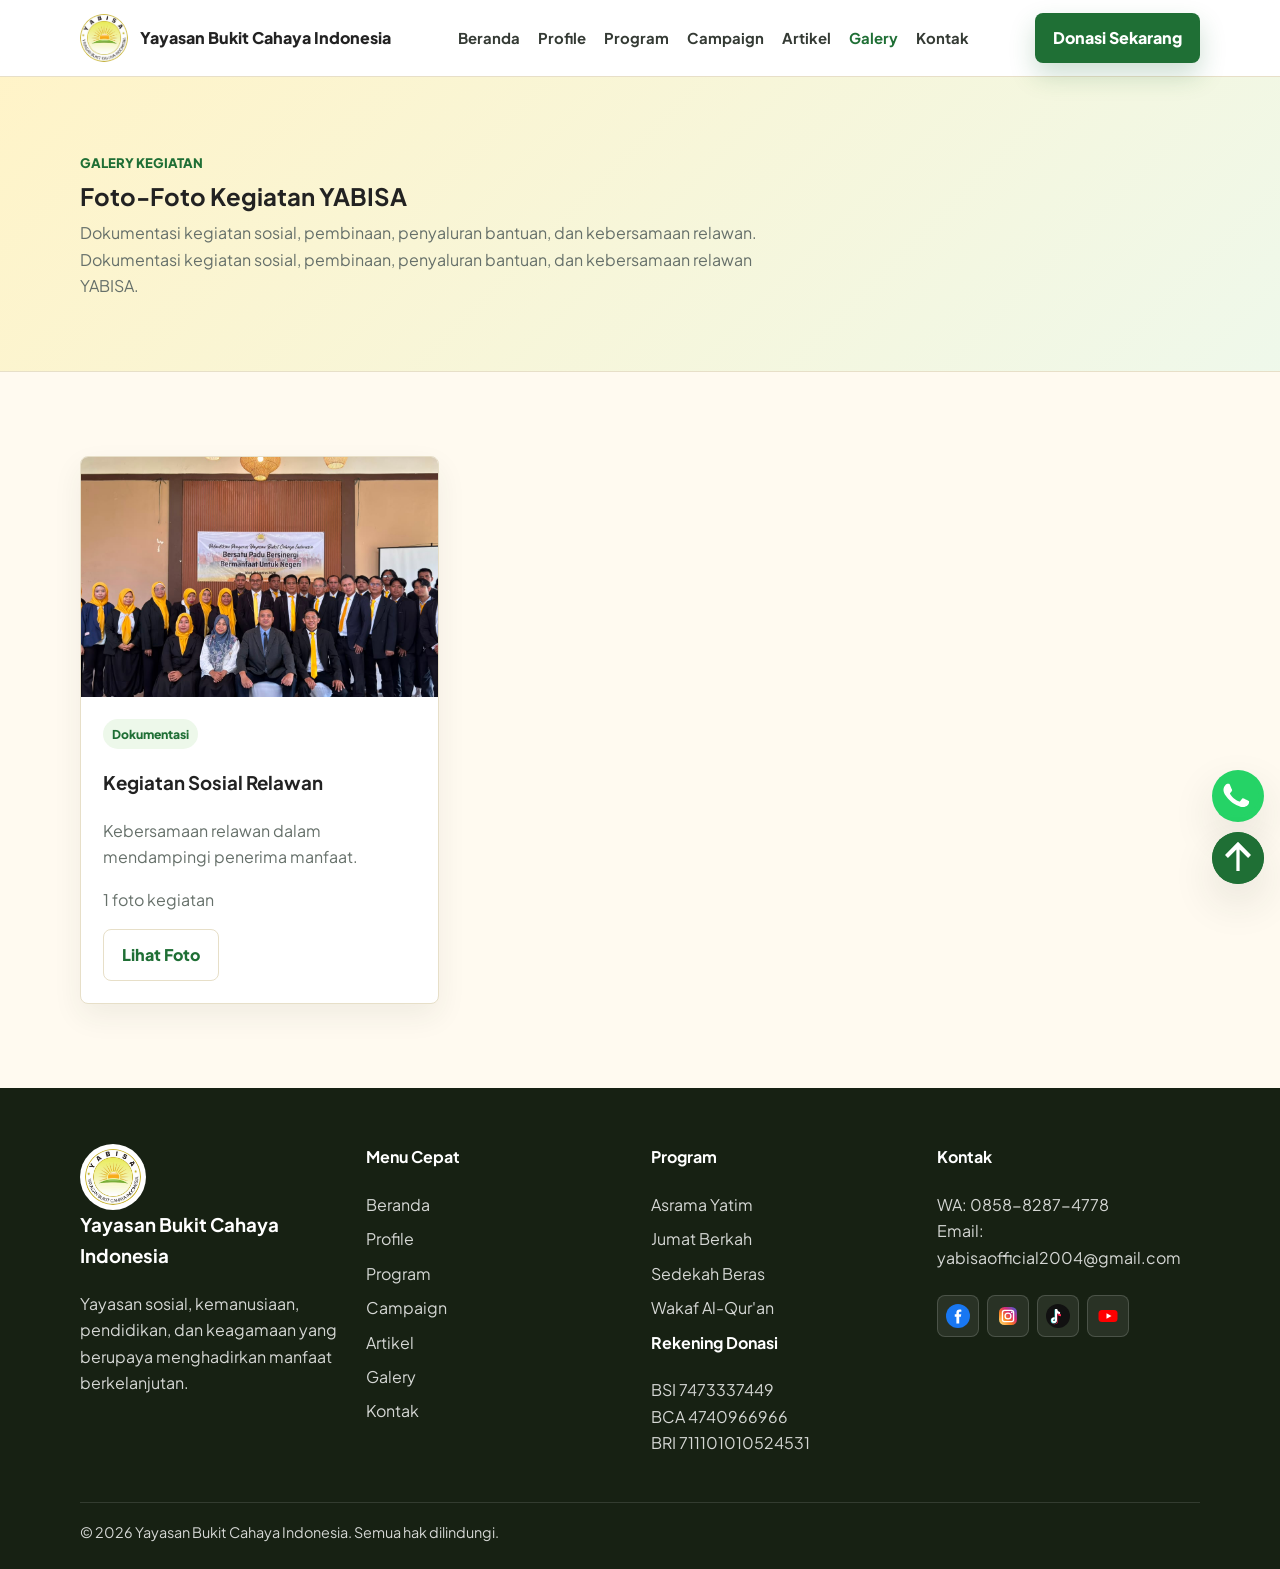
<file: galery.html>
<!doctype html><html lang="id"><head><meta charset="utf-8"><meta name="viewport" content="width=device-width,initial-scale=1"><title>Galery - Yayasan Bukit Cahaya Indonesia</title><link rel="icon" href="images/logo-yabisa.jpeg"><link rel="stylesheet" href="style.css"><link href="https://fonts.googleapis.com/css2?family=Plus+Jakarta+Sans:wght@400;600;700;800;900&display=swap" rel="stylesheet"></head><body>
<header class="navbar"><div class="container nav-wrap"><a class="brand" href="index.html"><img src="images/logo-yabisa.jpeg" alt="Logo YABISA"><span>Yayasan Bukit Cahaya Indonesia</span></a><nav class="nav-links"><a href="index.html">Beranda</a><a href="tentang.html">Profile</a><a href="program.html">Program</a><a href="campaign.html">Campaign</a><a href="artikel.html">Artikel</a><a class="active" href="galery.html">Galery</a><a href="kontak.html">Kontak</a></nav><div class="nav-actions"><button class="btn btn-primary" data-open-donate>Donasi Sekarang</button><button class="hamburger"><span></span><span></span><span></span></button></div></div></header>
<main>
  <section class="page-hero"><div class="container page-title reveal"><span class="eyebrow">Galery Kegiatan</span><h1>Foto-Foto Kegiatan YABISA</h1><p>Dokumentasi kegiatan sosial, pembinaan, penyaluran bantuan, dan kebersamaan relawan. Dokumentasi kegiatan sosial, pembinaan, penyaluran bantuan, dan kebersamaan relawan YABISA.</p></div></section>
  <section class="section" data-video-section style="display:none"><div class="container"><div class="section-head"><div><span class="eyebrow">Dokumentasi Video</span><h2>Dokumentasi Video YouTube</h2><p>Video kegiatan yang terhubung langsung ke kanal YouTube resmi.</p></div></div><div class="video-grid" id="videoGrid"></div></div></section>
  <section class="section"><div class="container"><div class="grid grid-3" id="galleryGrid">
    <article class="card reveal"><img class="image-card" src="images/profile-pengurus-yabisa.jpeg" alt="Kegiatan sosial relawan"><div class="card-body"><span class="badge">Dokumentasi</span><h3>Kegiatan Sosial Relawan</h3><p class="muted">Kebersamaan relawan dalam mendampingi penerima manfaat.</p></div></article>
    <article class="card reveal"><img class="image-card" src="images/tentang-asrama-yabisa.jpeg" alt="Pembinaan anak"><div class="card-body"><span class="badge">Pembinaan</span><h3>Pembinaan Anak</h3><p class="muted">Suasana belajar dan pembinaan karakter anak binaan.</p></div></article>
    <article class="card reveal"><img class="image-card" src="images/tentang-asrama-yabisa.jpeg" alt="Penyaluran sedekah beras"><div class="card-body"><span class="badge">Penyaluran</span><h3>Penyaluran Sedekah Beras</h3><p class="muted">Dukungan pangan bagi keluarga dan masyarakat yang membutuhkan.</p></div></article>
    <article class="card reveal"><img class="image-card" src="images/profile-kegiatan-yabisa.jpeg" alt="Jumat Berkah"><div class="card-body"><span class="badge">Jumat Berkah</span><h3>Jumat Berkah</h3><p class="muted">Berbagi santunan dan makan siang bergizi.</p></div></article>
    <article class="card reveal"><img class="image-card" src="images/hero-asrama-yabisa.jpg" alt="Campaign rumah harapan"><div class="card-body"><span class="badge">Campaign</span><h3>Rumah Harapan Anak Yatim</h3><p class="muted">Dokumentasi campaign pengembangan asrama.</p></div></article>
    <article class="card reveal"><img class="image-card" src="images/profile-kegiatan-yabisa.jpeg" alt="Wakaf Al-Qur'an"><div class="card-body"><span class="badge">Wakaf</span><h3>Wakaf Al-Qur'an</h3><p class="muted">Dukungan mushaf untuk pembelajaran dan ibadah.</p></div></article>
    <article class="card reveal"><img class="image-card" src="images/tentang-asrama-yabisa.jpeg" alt="Berbagi sembako"><div class="card-body"><span class="badge">Sembako</span><h3>Berbagi Sembako</h3><p class="muted">Bantuan kebutuhan pokok untuk penerima manfaat.</p></div></article>
    <article class="card reveal"><img class="image-card" src="images/profile-pengurus-yabisa.jpeg" alt="Kebersamaan komunitas"><div class="card-body"><span class="badge">Komunitas</span><h3>Kolaborasi Kebaikan</h3><p class="muted">Ruang gotong royong bersama donatur, relawan, dan mitra.</p></div></article>
    <article class="card reveal"><img class="image-card" src="images/tentang-asrama-yabisa.jpeg" alt="Kegiatan kemanusiaan"><div class="card-body"><span class="badge">Kemanusiaan</span><h3>Kegiatan Kemanusiaan</h3><p class="muted">Program yang menjaga martabat dan kebutuhan penerima manfaat.</p></div></article>
  </div></div></section>
</main>
<div class="modal" id="donationModal"><div class="modal-panel"><div class="modal-head"><strong>Informasi Rekening Donasi</strong><button class="close" data-close-modal>&times;</button></div><div class="card-body"><p>Untuk donasi dan konfirmasi, hubungi WhatsApp resmi yayasan.</p><a class="btn btn-primary" data-wa href="#">Hubungi WhatsApp</a></div></div></div><div class="toast" data-toast></div><div class="float-actions"><a class="wa" data-wa href="#" aria-label="WhatsApp"><img src="images/whatsapp-icon.svg" alt="WhatsApp"></a><button class="top-btn" data-to-top aria-label="Kembali ke atas"><img src="images/arrow-up-icon.svg" alt="Kembali ke atas"></button></div>
<footer class="footer">
  <div class="container grid grid-4">
    <div><img class="footer-logo" src="images/logo-yabisa.jpeg" alt="Logo YABISA"><h3>Yayasan Bukit Cahaya Indonesia</h3><p>Yayasan sosial, kemanusiaan, pendidikan, dan keagamaan yang berupaya menghadirkan manfaat berkelanjutan.</p></div>
    <div><h4>Menu Cepat</h4><a href="index.html">Beranda</a><a href="tentang.html">Profile</a><a href="program.html">Program</a><a href="campaign.html">Campaign</a><a href="artikel.html">Artikel</a><a href="galery.html">Galery</a><a href="kontak.html">Kontak</a></div>
    <div><h4>Program</h4><a href="program.html">Asrama Yatim</a><a href="program.html">Jumat Berkah</a><a href="program.html">Sedekah Beras</a><a href="program.html">Wakaf Al-Qur'an</a><h4>Rekening Donasi</h4><p>BSI 7473337449<br>BCA 4740966966<br>BRI 711101010524531</p></div>
    <div><h4>Kontak</h4><p>WA: 0858-8287-4778<br>Email: yabisaofficial2004@gmail.com</p><div class="socials"><a href="https://www.facebook.com/share/1CU4CM7ejg/" target="_blank" rel="noopener noreferrer" aria-label="Facebook"><img src="images/facebook-icon.svg" alt="Facebook"><span>Facebook</span></a><a href="https://www.instagram.com/yayasanbukitcahayaindonesia?igsh=ZXJudzF6dTU5cXI2" target="_blank" rel="noopener noreferrer" aria-label="Instagram"><img src="images/instagram-icon.svg" alt="Instagram"><span>Instagram</span></a><a href="https://www.tiktok.com/@official.yabisa?_r=1&_t=ZS-98DA1p7EdAP" target="_blank" rel="noopener noreferrer" aria-label="TikTok"><img src="images/tiktok-icon.svg" alt="TikTok"><span>TikTok</span></a><a href="https://youtube.com/@yayasanbukitcahayaindonesi707?si=qe_5JyFoLH3hcdtz" target="_blank" rel="noopener noreferrer" aria-label="YouTube"><img src="images/youtube-icon.svg" alt="YouTube"><span>YouTube</span></a></div></div>
  </div>
  <div class="container footer-bottom">&copy; 2026 Yayasan Bukit Cahaya Indonesia. Semua hak dilindungi.</div>
</footer><script src="supabase-config.js"></script><script src="yabisa-data.js"></script><script src="script.js"></script><script src="cms.js"></script></body></html>
</file>
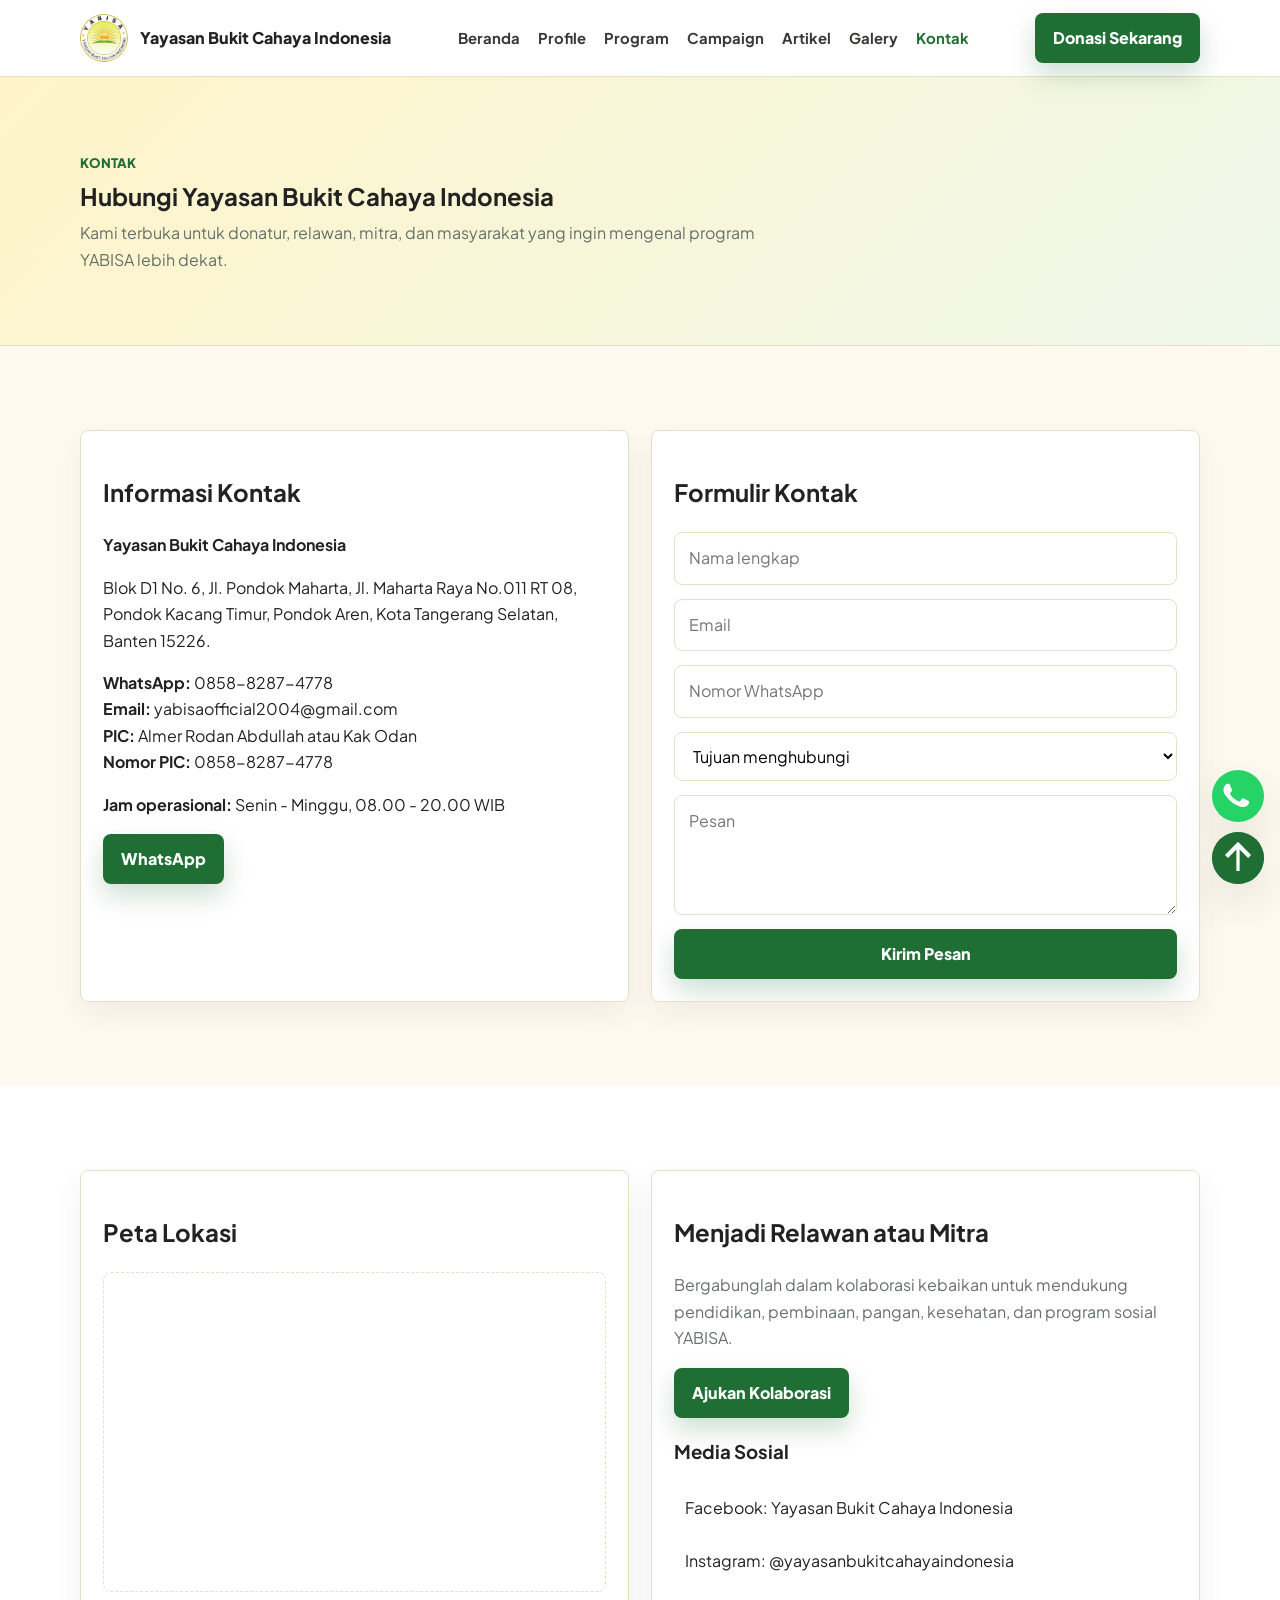
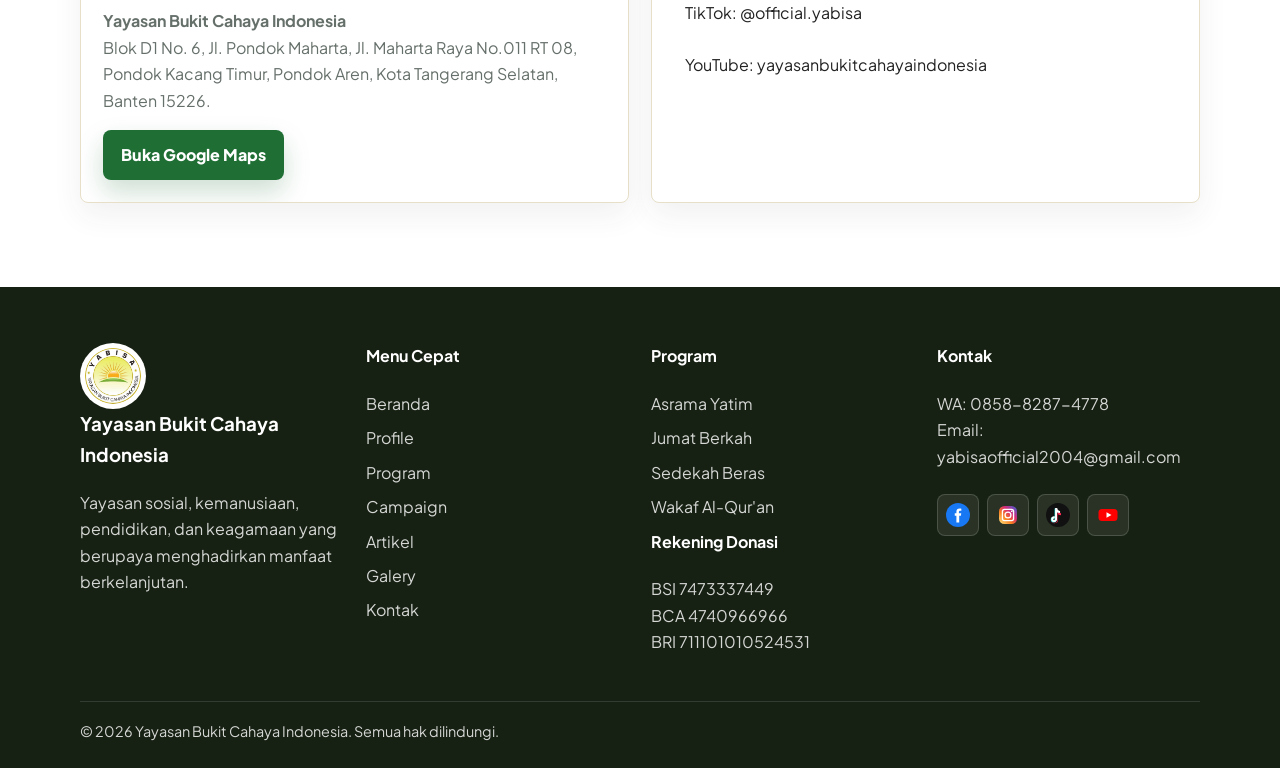
<file: kontak.html>
<!doctype html><html lang="id"><head><meta charset="utf-8"><meta name="viewport" content="width=device-width,initial-scale=1"><title>Kontak - YABISA</title><link rel="icon" href="images/logo-yabisa.jpeg"><link rel="stylesheet" href="style.css"><link href="https://fonts.googleapis.com/css2?family=Plus+Jakarta+Sans:wght@400;600;700;800;900&display=swap" rel="stylesheet"></head><body>
<header class="navbar"><div class="container nav-wrap"><a class="brand" href="index.html"><img src="images/logo-yabisa.jpeg" alt="Logo YABISA"><span>Yayasan Bukit Cahaya Indonesia</span></a><nav class="nav-links"><a href="index.html">Beranda</a><a href="tentang.html">Profile</a><a href="program.html">Program</a><a href="campaign.html">Campaign</a><a href="artikel.html">Artikel</a><a href="galery.html">Galery</a><a class="active" href="kontak.html">Kontak</a></nav><div class="nav-actions"><button class="btn btn-primary" data-open-donate>Donasi Sekarang</button><button class="hamburger"><span></span><span></span><span></span></button></div></div></header>
<main><section class="page-hero"><div class="container page-title"><span class="eyebrow">Kontak</span><h1>Hubungi Yayasan Bukit Cahaya Indonesia</h1><p>Kami terbuka untuk donatur, relawan, mitra, dan masyarakat yang ingin mengenal program YABISA lebih dekat.</p></div></section><section class="section"><div class="container grid grid-2"><div class="card"><div class="card-body"><h2>Informasi Kontak</h2><p><strong>Yayasan Bukit Cahaya Indonesia</strong></p><p>Blok D1 No. 6, Jl. Pondok Maharta, Jl. Maharta Raya No.011 RT 08, Pondok Kacang Timur, Pondok Aren, Kota Tangerang Selatan, Banten 15226.</p><p><strong>WhatsApp:</strong> 0858-8287-4778<br><strong>Email:</strong> yabisaofficial2004@gmail.com<br><strong>PIC:</strong> Almer Rodan Abdullah atau Kak Odan<br><strong>Nomor PIC:</strong> 0858-8287-4778</p><p><strong>Jam operasional:</strong> Senin - Minggu, 08.00 - 20.00 WIB</p><a class="btn btn-primary" data-wa href="#">WhatsApp</a></div></div><div class="card"><div class="card-body"><h2>Formulir Kontak</h2><form class="form" data-frontend-form><input required placeholder="Nama lengkap"><input required type="email" placeholder="Email"><input required placeholder="Nomor WhatsApp"><select required><option value="">Tujuan menghubungi</option><option>Donasi</option><option>Relawan</option><option>Kemitraan</option><option>Informasi Program</option></select><textarea required placeholder="Pesan"></textarea><button class="btn btn-primary" type="submit">Kirim Pesan</button></form></div></div></div></section><section class="section alt"><div class="container grid grid-2"><div class="card"><div class="card-body"><h2>Peta Lokasi</h2><div style="height:320px;border:1px dashed var(--line);border-radius:var(--radius);overflow:hidden;background:#fff"><iframe title="Peta lokasi Yayasan Bukit Cahaya Indonesia" src="https://www.google.com/maps?q=Yayasan%20Bukit%20Cahaya%20Indonesia%2C%20Blok%20D1%20No.%206%2C%20Jl.%20Pondok%20Maharta%2C%20Jl.%20Maharta%20Raya%20No.011%20RT%2008%2C%20Pondok%20Kacang%20Timur%2C%20Pondok%20Aren%2C%20Kota%20Tangerang%20Selatan%2C%20Banten%2015226&output=embed" width="100%" height="100%" style="border:0" loading="lazy" referrerpolicy="no-referrer-when-downgrade"></iframe></div><p class="muted"><strong>Yayasan Bukit Cahaya Indonesia</strong><br>Blok D1 No. 6, Jl. Pondok Maharta, Jl. Maharta Raya No.011 RT 08, Pondok Kacang Timur, Pondok Aren, Kota Tangerang Selatan, Banten 15226.</p><a class="btn btn-primary" href="https://maps.app.goo.gl/bjBTPivVJ2B3TSdj9" target="_blank" rel="noopener noreferrer">Buka Google Maps</a></div></div><div class="card"><div class="card-body"><h2>Menjadi Relawan atau Mitra</h2><p class="muted">Bergabunglah dalam kolaborasi kebaikan untuk mendukung pendidikan, pembinaan, pangan, kesehatan, dan program sosial YABISA.</p><a class="btn btn-primary" data-wa href="#">Ajukan Kolaborasi</a><h3>Media Sosial</h3><div class="socials"><a href="https://www.facebook.com/share/1CU4CM7ejg/" target="_blank" rel="noopener noreferrer">Facebook: Yayasan Bukit Cahaya Indonesia</a><a href="https://www.instagram.com/yayasanbukitcahayaindonesia?igsh=ZXJudzF6dTU5cXI2" target="_blank" rel="noopener noreferrer">Instagram: @yayasanbukitcahayaindonesia</a><a href="https://www.tiktok.com/@official.yabisa?_r=1&_t=ZS-98DA1p7EdAP" target="_blank" rel="noopener noreferrer">TikTok: @official.yabisa</a><a href="https://youtube.com/@yayasanbukitcahayaindonesi707?si=qe_5JyFoLH3hcdtz" target="_blank" rel="noopener noreferrer">YouTube: yayasanbukitcahayaindonesia</a></div></div></div></div></section></main>
<div class="modal" id="donationModal"><div class="modal-panel"><div class="modal-head"><strong>Informasi Rekening Donasi</strong><button class="close" data-close-modal>&times;</button></div><div class="card-body"><p>Pastikan nama penerima sesuai: <strong>Yayasan Bukit Cahaya Indonesia</strong>.</p><div data-bank-list></div><a class="btn btn-primary" data-wa href="#">Konfirmasi melalui WhatsApp</a></div></div></div><div class="toast" data-toast></div><div class="float-actions"><a class="wa" data-wa href="#" aria-label="WhatsApp"><img src="images/whatsapp-icon.svg" alt="WhatsApp"></a><button class="top-btn" data-to-top aria-label="Kembali ke atas"><img src="images/arrow-up-icon.svg" alt="Kembali ke atas"></button></div><footer class="footer">
  <div class="container grid grid-4">
    <div><img class="footer-logo" src="images/logo-yabisa.jpeg" alt="Logo YABISA"><h3>Yayasan Bukit Cahaya Indonesia</h3><p>Yayasan sosial, kemanusiaan, pendidikan, dan keagamaan yang berupaya menghadirkan manfaat berkelanjutan.</p></div>
    <div><h4>Menu Cepat</h4><a href="index.html">Beranda</a><a href="tentang.html">Profile</a><a href="program.html">Program</a><a href="campaign.html">Campaign</a><a href="artikel.html">Artikel</a><a href="galery.html">Galery</a><a href="kontak.html">Kontak</a></div>
    <div><h4>Program</h4><a href="program.html">Asrama Yatim</a><a href="program.html">Jumat Berkah</a><a href="program.html">Sedekah Beras</a><a href="program.html">Wakaf Al-Qur'an</a><h4>Rekening Donasi</h4><p>BSI 7473337449<br>BCA 4740966966<br>BRI 711101010524531</p></div>
    <div><h4>Kontak</h4><p>WA: 0858-8287-4778<br>Email: yabisaofficial2004@gmail.com</p><div class="socials"><a href="https://www.facebook.com/share/1CU4CM7ejg/" target="_blank" rel="noopener noreferrer" aria-label="Facebook"><img src="images/facebook-icon.svg" alt="Facebook"><span>Facebook</span></a><a href="https://www.instagram.com/yayasanbukitcahayaindonesia?igsh=ZXJudzF6dTU5cXI2" target="_blank" rel="noopener noreferrer" aria-label="Instagram"><img src="images/instagram-icon.svg" alt="Instagram"><span>Instagram</span></a><a href="https://www.tiktok.com/@official.yabisa?_r=1&_t=ZS-98DA1p7EdAP" target="_blank" rel="noopener noreferrer" aria-label="TikTok"><img src="images/tiktok-icon.svg" alt="TikTok"><span>TikTok</span></a><a href="https://youtube.com/@yayasanbukitcahayaindonesi707?si=qe_5JyFoLH3hcdtz" target="_blank" rel="noopener noreferrer" aria-label="YouTube"><img src="images/youtube-icon.svg" alt="YouTube"><span>YouTube</span></a></div></div>
  </div>
  <div class="container footer-bottom">&copy; 2026 Yayasan Bukit Cahaya Indonesia. Semua hak dilindungi.</div>
</footer><script src="supabase-config.js"></script><script src="yabisa-data.js"></script><script src="script.js"></script><script src="cms.js"></script></body></html>
</file>
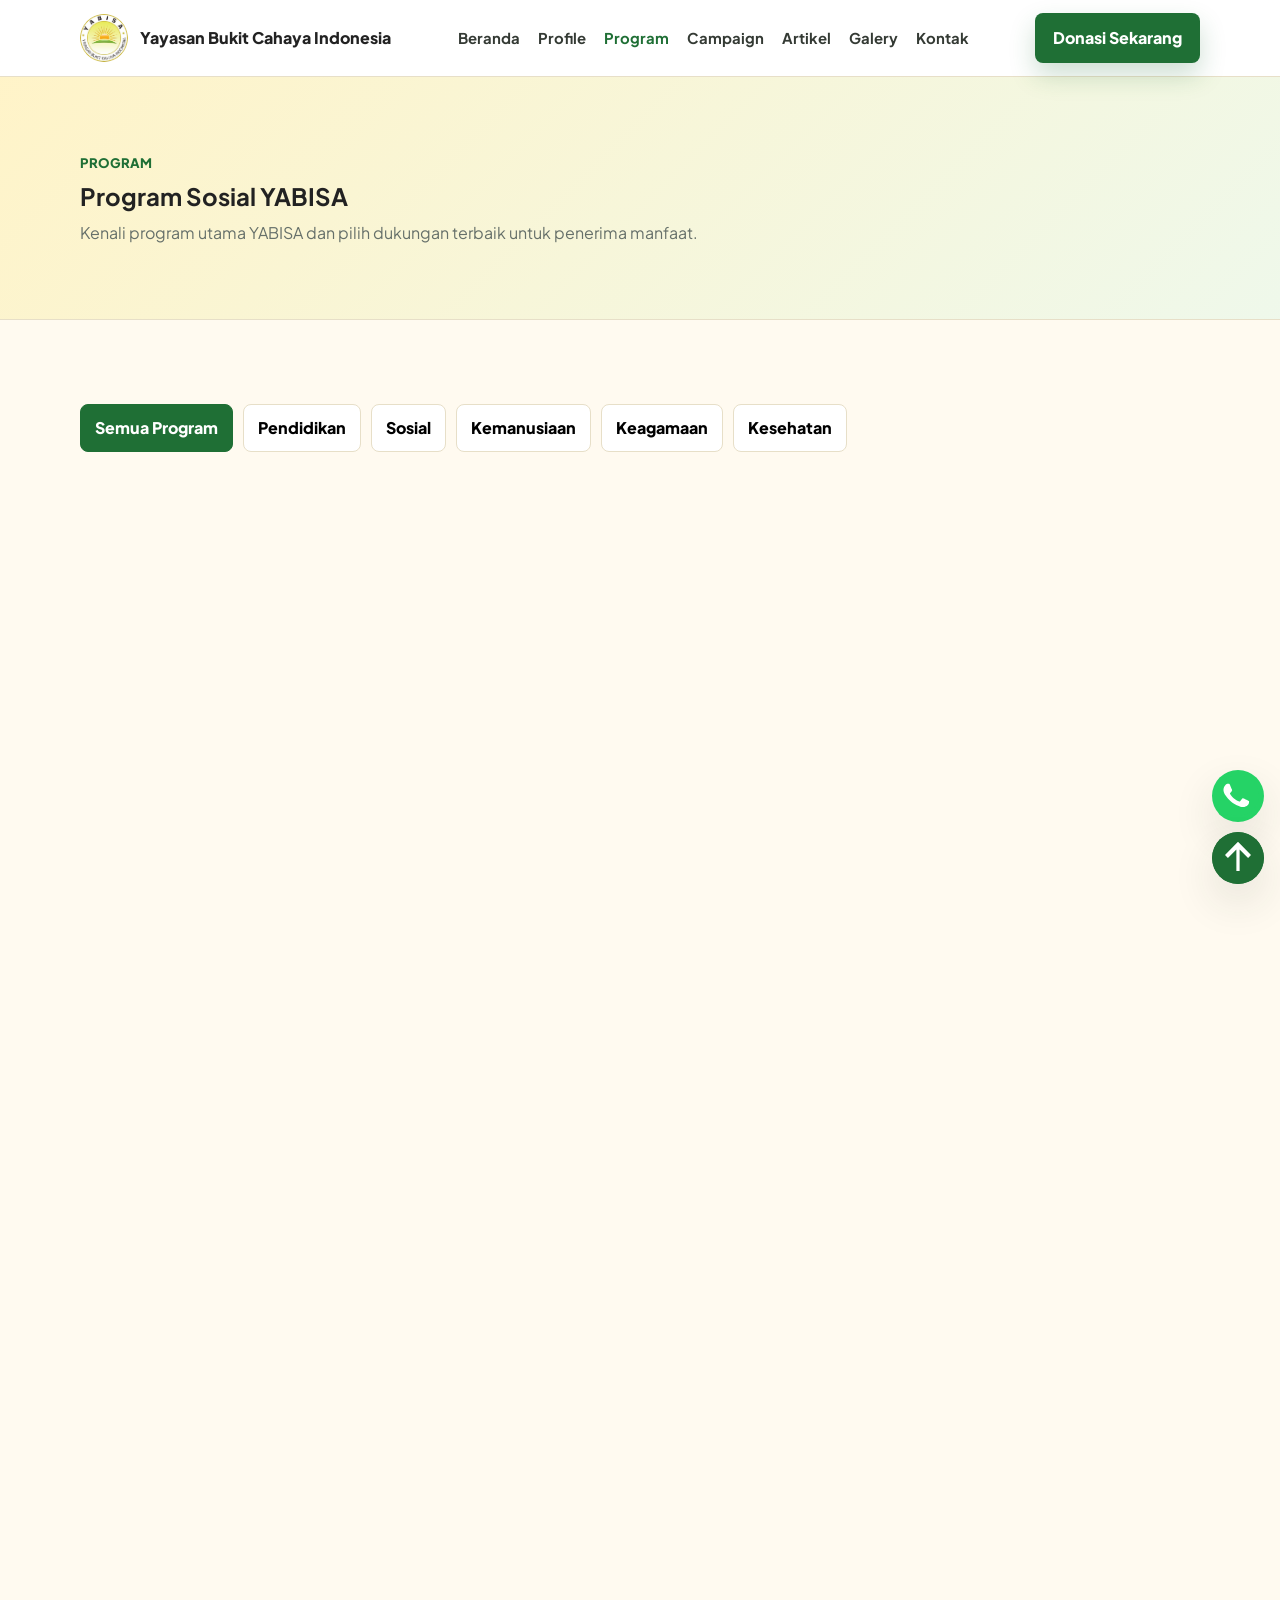
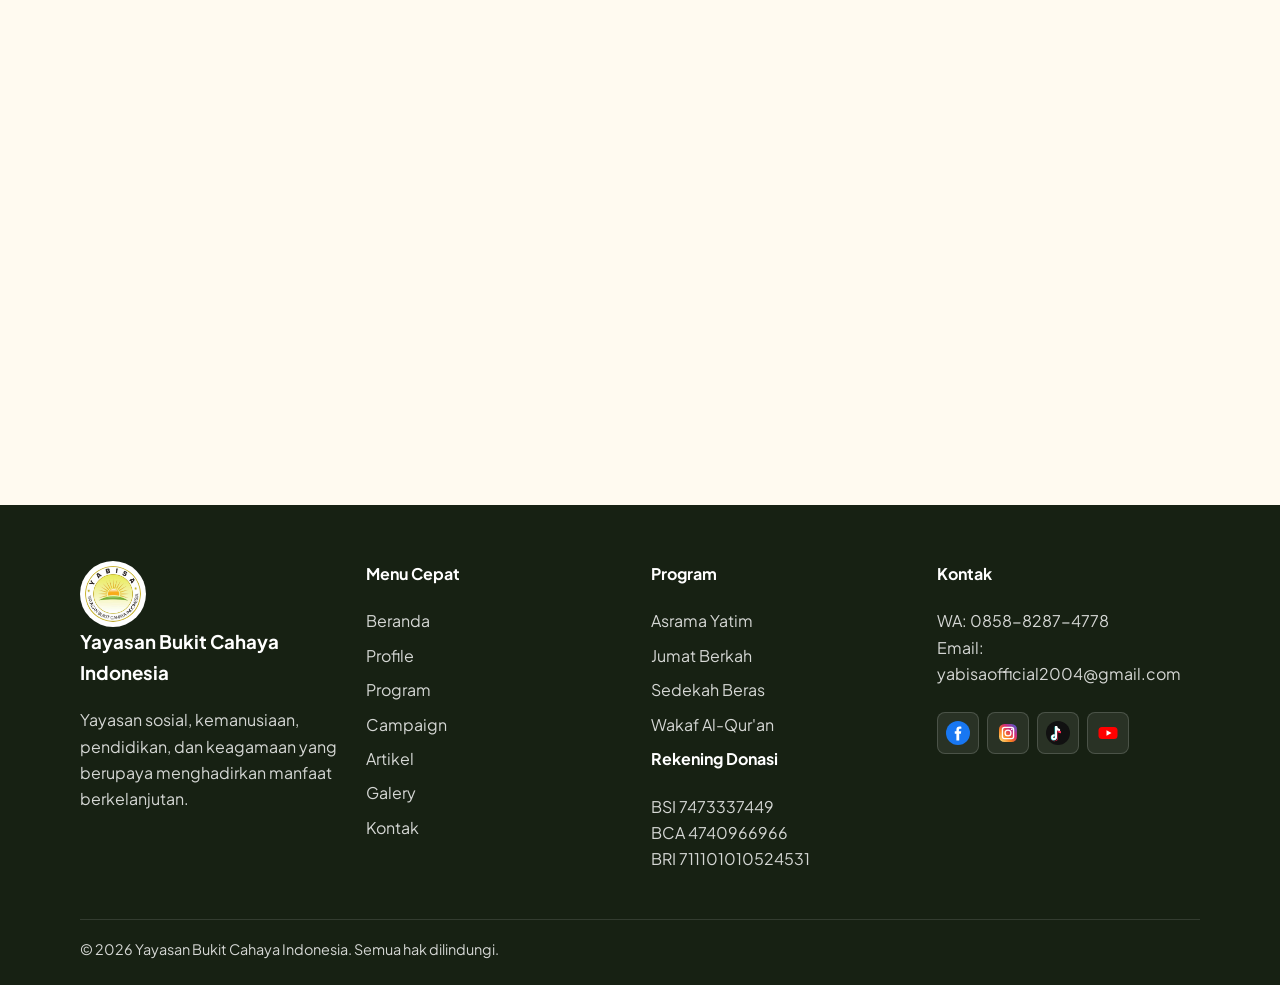
<file: program.html>
<!doctype html><html lang="id"><head><meta charset="utf-8"><meta name="viewport" content="width=device-width,initial-scale=1"><title>Program - YABISA</title><link rel="icon" href="images/logo-yabisa.jpeg"><link rel="stylesheet" href="style.css"><link href="https://fonts.googleapis.com/css2?family=Plus+Jakarta+Sans:wght@400;600;700;800;900&display=swap" rel="stylesheet"></head><body>
<header class="navbar"><div class="container nav-wrap"><a class="brand" href="index.html"><img src="images/logo-yabisa.jpeg" alt="Logo YABISA"><span>Yayasan Bukit Cahaya Indonesia</span></a><nav class="nav-links"><a href="index.html">Beranda</a><a href="tentang.html">Profile</a><a class="active" href="program.html">Program</a><a href="campaign.html">Campaign</a><a href="artikel.html">Artikel</a><a href="galery.html">Galery</a><a href="kontak.html">Kontak</a></nav><div class="nav-actions"><button class="btn btn-primary" data-open-donate>Donasi Sekarang</button><button class="hamburger"><span></span><span></span><span></span></button></div></div></header>
<main><section class="page-hero"><div class="container page-title"><span class="eyebrow">Program</span><h1>Program Sosial YABISA</h1><p>Kenali program utama YABISA dan pilih dukungan terbaik untuk penerima manfaat.</p></div></section><section class="section"><div class="container"><div class="filters" data-filter-group="[data-program-card]"><button class="filter-btn active" data-filter="all">Semua Program</button><button class="filter-btn" data-filter="pendidikan">Pendidikan</button><button class="filter-btn" data-filter="sosial">Sosial</button><button class="filter-btn" data-filter="kemanusiaan">Kemanusiaan</button><button class="filter-btn" data-filter="keagamaan">Keagamaan</button><button class="filter-btn" data-filter="kesehatan">Kesehatan</button></div><div class="grid grid-3" id="programGrid"></div></div></section></main>
<div class="modal" id="donationModal"><div class="modal-panel"><div class="modal-head"><strong>Informasi Rekening Donasi</strong><button class="close" data-close-modal>&times;</button></div><div class="card-body"><p>Pastikan nama penerima sesuai: <strong>Yayasan Bukit Cahaya Indonesia</strong>.</p><div data-bank-list></div><a class="btn btn-primary" data-wa href="#">Konfirmasi melalui WhatsApp</a></div></div></div><div class="toast" data-toast></div><div class="float-actions"><a class="wa" data-wa href="#" aria-label="WhatsApp"><img src="images/whatsapp-icon.svg" alt="WhatsApp"></a><button class="top-btn" data-to-top aria-label="Kembali ke atas"><img src="images/arrow-up-icon.svg" alt="Kembali ke atas"></button></div>
<footer class="footer">
  <div class="container grid grid-4">
    <div><img class="footer-logo" src="images/logo-yabisa.jpeg" alt="Logo YABISA"><h3>Yayasan Bukit Cahaya Indonesia</h3><p>Yayasan sosial, kemanusiaan, pendidikan, dan keagamaan yang berupaya menghadirkan manfaat berkelanjutan.</p></div>
    <div><h4>Menu Cepat</h4><a href="index.html">Beranda</a><a href="tentang.html">Profile</a><a href="program.html">Program</a><a href="campaign.html">Campaign</a><a href="artikel.html">Artikel</a><a href="galery.html">Galery</a><a href="kontak.html">Kontak</a></div>
    <div><h4>Program</h4><a href="program.html">Asrama Yatim</a><a href="program.html">Jumat Berkah</a><a href="program.html">Sedekah Beras</a><a href="program.html">Wakaf Al-Qur'an</a><h4>Rekening Donasi</h4><p>BSI 7473337449<br>BCA 4740966966<br>BRI 711101010524531</p></div>
    <div><h4>Kontak</h4><p>WA: 0858-8287-4778<br>Email: yabisaofficial2004@gmail.com</p><div class="socials"><a href="https://www.facebook.com/share/1CU4CM7ejg/" target="_blank" rel="noopener noreferrer" aria-label="Facebook"><img src="images/facebook-icon.svg" alt="Facebook"><span>Facebook</span></a><a href="https://www.instagram.com/yayasanbukitcahayaindonesia?igsh=ZXJudzF6dTU5cXI2" target="_blank" rel="noopener noreferrer" aria-label="Instagram"><img src="images/instagram-icon.svg" alt="Instagram"><span>Instagram</span></a><a href="https://www.tiktok.com/@official.yabisa?_r=1&_t=ZS-98DA1p7EdAP" target="_blank" rel="noopener noreferrer" aria-label="TikTok"><img src="images/tiktok-icon.svg" alt="TikTok"><span>TikTok</span></a><a href="https://youtube.com/@yayasanbukitcahayaindonesi707?si=qe_5JyFoLH3hcdtz" target="_blank" rel="noopener noreferrer" aria-label="YouTube"><img src="images/youtube-icon.svg" alt="YouTube"><span>YouTube</span></a></div></div>
  </div>
  <div class="container footer-bottom">&copy; 2026 Yayasan Bukit Cahaya Indonesia. Semua hak dilindungi.</div>
</footer><script src="supabase-config.js"></script><script src="yabisa-data.js"></script><script src="script.js"></script><script src="cms.js"></script></body></html>
</file>
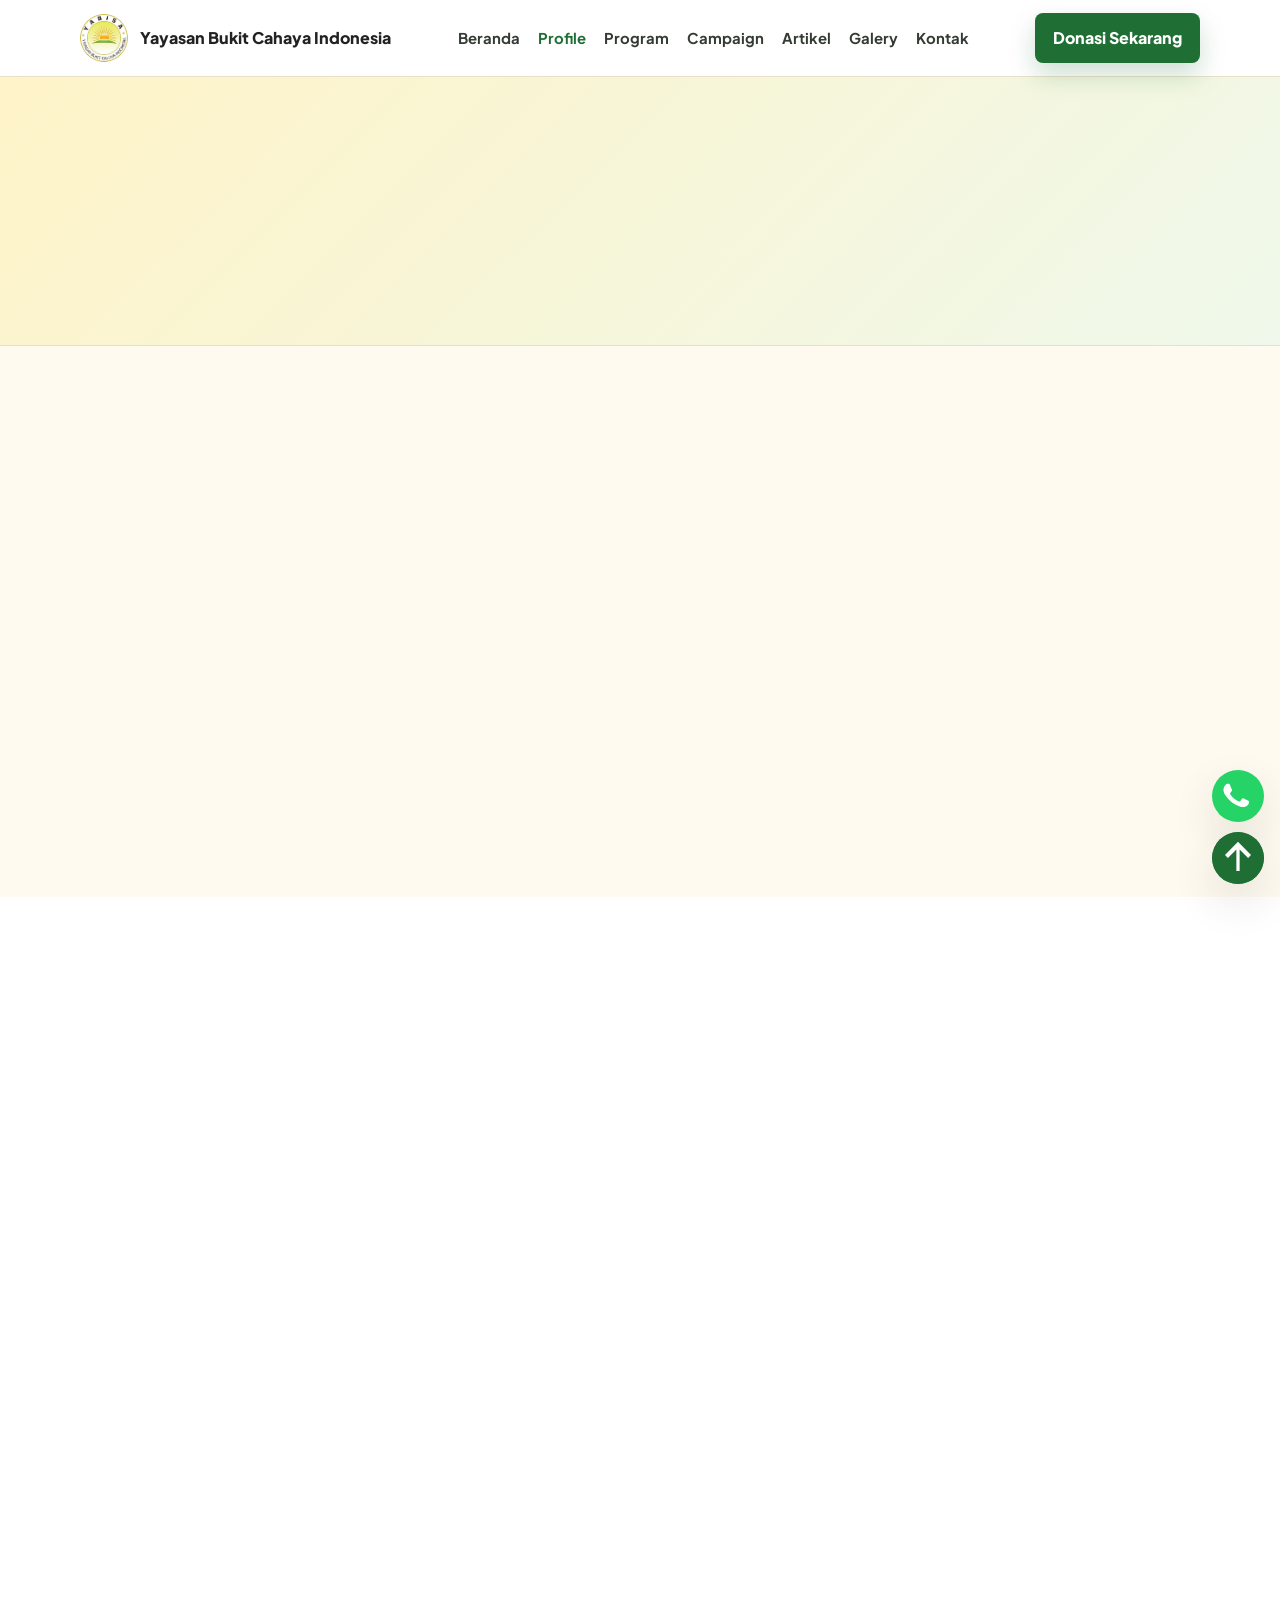
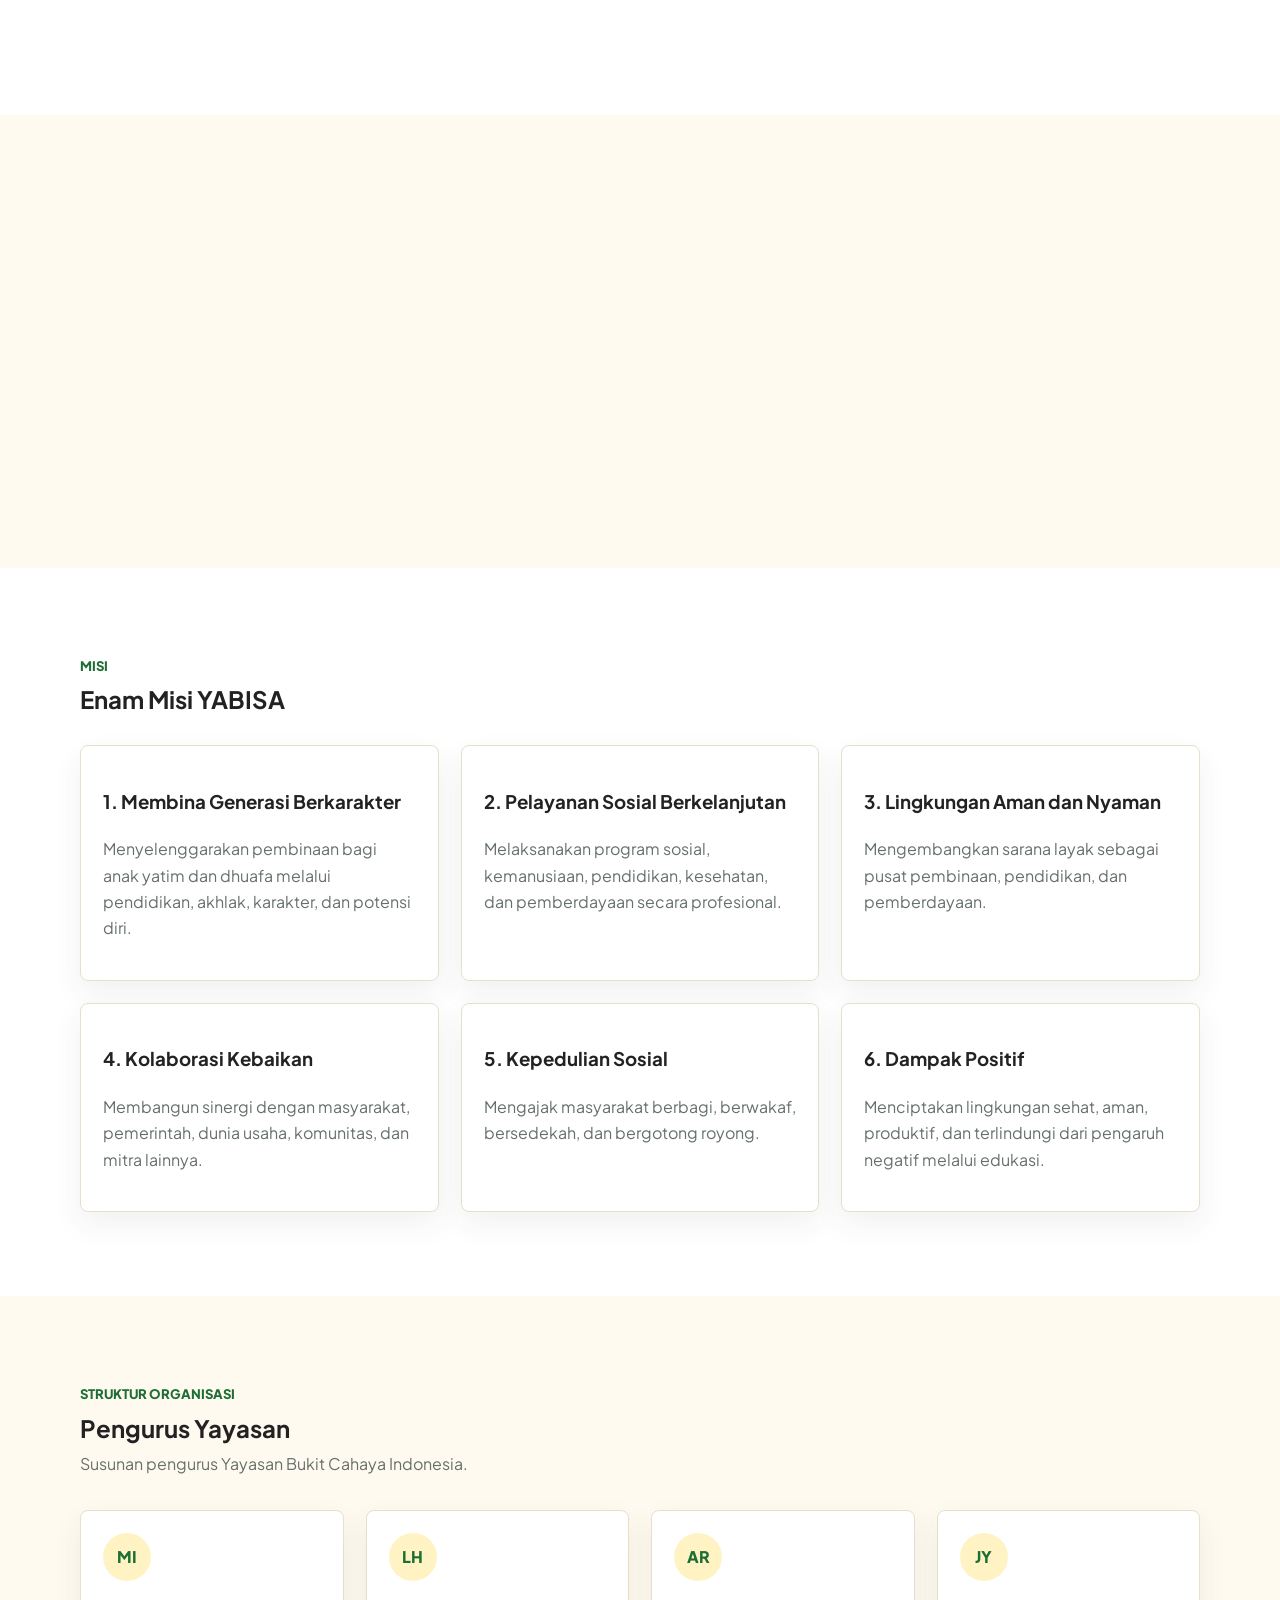
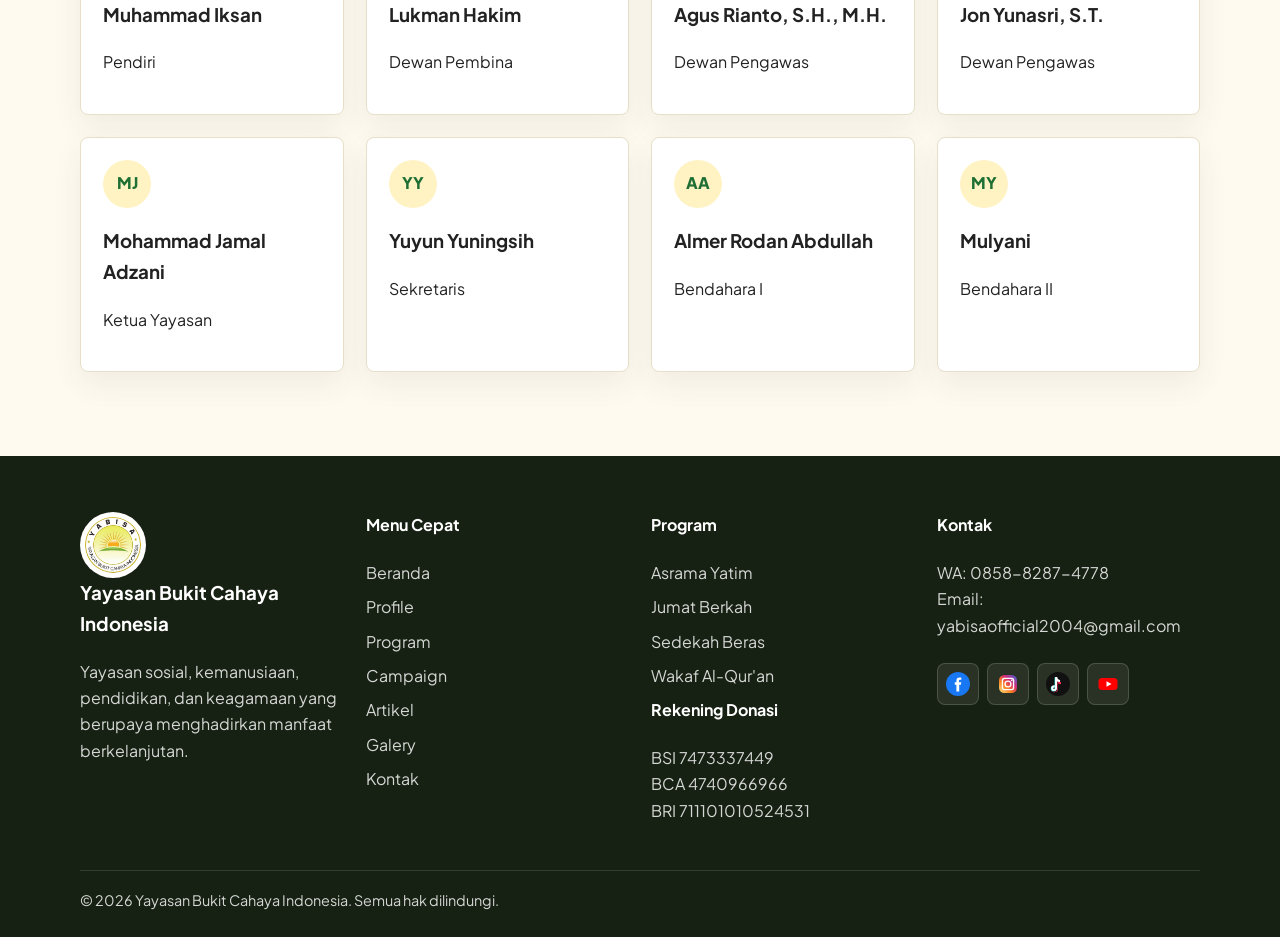
<file: tentang.html>
<!doctype html><html lang="id"><head><meta charset="utf-8"><meta name="viewport" content="width=device-width,initial-scale=1"><title>Profile - YABISA</title><link rel="icon" href="images/logo-yabisa.jpeg"><link rel="stylesheet" href="style.css"><link href="https://fonts.googleapis.com/css2?family=Plus+Jakarta+Sans:wght@400;600;700;800;900&display=swap" rel="stylesheet"></head><body>
<header class="navbar"><div class="container nav-wrap"><a class="brand" href="index.html"><img src="images/logo-yabisa.jpeg" alt="Logo YABISA"><span>Yayasan Bukit Cahaya Indonesia</span></a><nav class="nav-links"><a href="index.html">Beranda</a><a class="active" href="tentang.html">Profile</a><a href="program.html">Program</a><a href="campaign.html">Campaign</a><a href="artikel.html">Artikel</a><a href="galery.html">Galery</a><a href="kontak.html">Kontak</a></nav><div class="nav-actions"><button class="btn btn-primary" data-open-donate>Donasi Sekarang</button><button class="hamburger" aria-label="Buka menu"><span></span><span></span><span></span></button></div></div></header>
<main><section class="page-hero"><div class="container page-title reveal"><span class="eyebrow">Profile</span><h1>Profil Yayasan Bukit Cahaya Indonesia</h1><p>YABISA hadir sebagai wadah kebaikan yang menjalankan program sosial, kemanusiaan, pendidikan, dan keagamaan secara terorganisir.</p></div></section>
<section class="section"><div class="container grid grid-2"><div class="info-list reveal"><div><strong>Nama:</strong> Yayasan Bukit Cahaya Indonesia (YABISA)</div><div><strong>Tanggal berdiri:</strong> 02 April 2020</div><div><strong>Alamat:</strong> Jl. Maharta Raya Blok D1 No. 6, RT 008/RW 011, Kelurahan Pondok Kacang Timur, Kecamatan Pondok Aren, Kota Tangerang Selatan, Banten 15226</div><div><strong>WhatsApp:</strong> 0858-8287-4778</div><div><strong>Email:</strong> yabisaofficial2004@gmail.com</div></div><img class="about-image reveal" src="images/profile-pengurus-yabisa.jpeg" alt="Pengurus Yayasan Bukit Cahaya Indonesia"></div></section>
<section class="section alt"><div class="container reveal"><span class="eyebrow">Sejarah Yayasan</span><h2>Awal Cahaya Kebaikan</h2><p>Yayasan Bukit Cahaya Indonesia atau YABISA didirikan pada 02 April 2020 sebagai wujud kepedulian sosial dari para anggota BD Community yang memiliki semangat untuk menghadirkan manfaat nyata bagi masyarakat. Berawal dari keinginan membantu sesama secara lebih terorganisir dan berkelanjutan, lahirlah sebuah yayasan yang berkomitmen menjadi wadah dalam menjalankan berbagai program sosial, kemanusiaan, pendidikan, dan keagamaan.</p><p>Sejak awal berdiri, Yayasan Bukit Cahaya Indonesia meyakini bahwa setiap anak, khususnya anak yatim dan dhuafa, berhak mendapatkan kehidupan yang layak, pendidikan yang baik, serta pembinaan karakter dan spiritual sebagai bekal masa depan. Atas dasar tersebut, YABISA tidak hanya berfokus pada pemberian bantuan sesaat, tetapi juga membangun program pembinaan yang berkesinambungan.</p><p>Salah satu bentuk nyata komitmen tersebut adalah pengelolaan Asrama Yatim yang hingga saat ini masih menempati rumah sewa. Meskipun demikian, kegiatan pembinaan terus berjalan setiap hari dengan penuh dedikasi. Anak-anak mendapatkan pemenuhan kebutuhan pokok, pendidikan formal, pembelajaran Al-Qur'an, bimbingan belajar, pembinaan karakter, serta berbagai kebutuhan sandang dan pangan.</p><p>Selain pembinaan harian, YABISA secara konsisten menjalankan berbagai program sosial yang menyentuh langsung kebutuhan masyarakat, seperti Jumat Berkah, Berbagi Sembako, Sedekah Beras, Wakaf Al-Qur'an, Santunan Akbar, Lebaran Yatim, program Ramadhan, Wakaf Al-Qur'an Braille, Wakaf Air Sumur Bor, dan Mari BerQurban.</p><p>Berlandaskan nilai-nilai amanah, kepedulian, profesionalisme, dan kolaborasi, Yayasan Bukit Cahaya Indonesia terus berupaya menjadi lembaga filantropi yang memberikan manfaat luas bagi masyarakat. Ke depan, YABISA memiliki cita-cita mewujudkan Asrama Yatim Permanen sebagai pusat pembinaan generasi yang berakhlak mulia, mandiri, berilmu, dan siap memberikan kontribusi positif bagi bangsa.</p><p>Melalui semangat kebersamaan, YABISA percaya bahwa setiap kebaikan yang dilakukan hari ini akan menjadi cahaya yang menerangi masa depan.</p></div></section>
<section class="section"><div class="container"><div class="grid grid-2"><div class="card reveal"><div class="card-body"><span class="eyebrow">Visi</span><p>Membangun generasi emas yang berakhlak mulia, mandiri, dan berintegritas, serta menggerakkan kebaikan yang berkelanjutan bagi masyarakat dan peradaban Indonesia.</p></div></div><div class="card reveal"><div class="card-body"><span class="eyebrow">Nilai Yayasan</span><p><strong>Amanah:</strong> menjaga kepercayaan donatur dan penerima manfaat.</p><p><strong>Kepedulian:</strong> hadir dengan empati dan tindakan nyata.</p><p><strong>Profesionalisme:</strong> menjalankan program tertib dan bertanggung jawab.</p><p><strong>Kolaborasi:</strong> membuka ruang sinergi kebaikan.</p></div></div></div></div></section>
<section class="section alt"><div class="container"><div class="section-head"><div><span class="eyebrow">Misi</span><h2>Enam Misi YABISA</h2></div></div><div class="grid grid-3"><div class="card"><div class="card-body"><h3>1. Membina Generasi Berkarakter</h3><p class="muted">Menyelenggarakan pembinaan bagi anak yatim dan dhuafa melalui pendidikan, akhlak, karakter, dan potensi diri.</p></div></div><div class="card"><div class="card-body"><h3>2. Pelayanan Sosial Berkelanjutan</h3><p class="muted">Melaksanakan program sosial, kemanusiaan, pendidikan, kesehatan, dan pemberdayaan secara profesional.</p></div></div><div class="card"><div class="card-body"><h3>3. Lingkungan Aman dan Nyaman</h3><p class="muted">Mengembangkan sarana layak sebagai pusat pembinaan, pendidikan, dan pemberdayaan.</p></div></div><div class="card"><div class="card-body"><h3>4. Kolaborasi Kebaikan</h3><p class="muted">Membangun sinergi dengan masyarakat, pemerintah, dunia usaha, komunitas, dan mitra lainnya.</p></div></div><div class="card"><div class="card-body"><h3>5. Kepedulian Sosial</h3><p class="muted">Mengajak masyarakat berbagi, berwakaf, bersedekah, dan bergotong royong.</p></div></div><div class="card"><div class="card-body"><h3>6. Dampak Positif</h3><p class="muted">Menciptakan lingkungan sehat, aman, produktif, dan terlindungi dari pengaruh negatif melalui edukasi.</p></div></div></div></div></section>
<section class="section"><div class="container"><div class="section-head"><div><span class="eyebrow">Struktur Organisasi</span><h2>Pengurus Yayasan</h2><p>Susunan pengurus Yayasan Bukit Cahaya Indonesia.</p></div></div><div class="grid grid-4"><div class="card"><div class="card-body"><div class="org-avatar">MI</div><h3>Muhammad Iksan</h3><p>Pendiri</p></div></div><div class="card"><div class="card-body"><div class="org-avatar">LH</div><h3>Lukman Hakim</h3><p>Dewan Pembina</p></div></div><div class="card"><div class="card-body"><div class="org-avatar">AR</div><h3>Agus Rianto, S.H., M.H.</h3><p>Dewan Pengawas</p></div></div><div class="card"><div class="card-body"><div class="org-avatar">JY</div><h3>Jon Yunasri, S.T.</h3><p>Dewan Pengawas</p></div></div><div class="card"><div class="card-body"><div class="org-avatar">MJ</div><h3>Mohammad Jamal Adzani</h3><p>Ketua Yayasan</p></div></div><div class="card"><div class="card-body"><div class="org-avatar">YY</div><h3>Yuyun Yuningsih</h3><p>Sekretaris</p></div></div><div class="card"><div class="card-body"><div class="org-avatar">AA</div><h3>Almer Rodan Abdullah</h3><p>Bendahara I</p></div></div><div class="card"><div class="card-body"><div class="org-avatar">MY</div><h3>Mulyani</h3><p>Bendahara II</p></div></div></div></div></section></main>
<div class="modal" id="donationModal"><div class="modal-panel"><div class="modal-head"><strong>Informasi Rekening Donasi</strong><button class="close" data-close-modal>&times;</button></div><div class="card-body"><p>Pastikan nama penerima sesuai: <strong>Yayasan Bukit Cahaya Indonesia</strong>.</p><div data-bank-list></div><a class="btn btn-primary" data-wa href="#">Konfirmasi melalui WhatsApp</a></div></div></div><div class="toast" data-toast></div><div class="float-actions"><a class="wa" data-wa href="#" aria-label="WhatsApp"><img src="images/whatsapp-icon.svg" alt="WhatsApp"></a><button class="top-btn" data-to-top aria-label="Kembali ke atas"><img src="images/arrow-up-icon.svg" alt="Kembali ke atas"></button></div>
<footer class="footer">
  <div class="container grid grid-4">
    <div><img class="footer-logo" src="images/logo-yabisa.jpeg" alt="Logo YABISA"><h3>Yayasan Bukit Cahaya Indonesia</h3><p>Yayasan sosial, kemanusiaan, pendidikan, dan keagamaan yang berupaya menghadirkan manfaat berkelanjutan.</p></div>
    <div><h4>Menu Cepat</h4><a href="index.html">Beranda</a><a href="tentang.html">Profile</a><a href="program.html">Program</a><a href="campaign.html">Campaign</a><a href="artikel.html">Artikel</a><a href="galery.html">Galery</a><a href="kontak.html">Kontak</a></div>
    <div><h4>Program</h4><a href="program.html">Asrama Yatim</a><a href="program.html">Jumat Berkah</a><a href="program.html">Sedekah Beras</a><a href="program.html">Wakaf Al-Qur'an</a><h4>Rekening Donasi</h4><p>BSI 7473337449<br>BCA 4740966966<br>BRI 711101010524531</p></div>
    <div><h4>Kontak</h4><p>WA: 0858-8287-4778<br>Email: yabisaofficial2004@gmail.com</p><div class="socials"><a href="https://www.facebook.com/share/1CU4CM7ejg/" target="_blank" rel="noopener noreferrer" aria-label="Facebook"><img src="images/facebook-icon.svg" alt="Facebook"><span>Facebook</span></a><a href="https://www.instagram.com/yayasanbukitcahayaindonesia?igsh=ZXJudzF6dTU5cXI2" target="_blank" rel="noopener noreferrer" aria-label="Instagram"><img src="images/instagram-icon.svg" alt="Instagram"><span>Instagram</span></a><a href="https://www.tiktok.com/@official.yabisa?_r=1&_t=ZS-98DA1p7EdAP" target="_blank" rel="noopener noreferrer" aria-label="TikTok"><img src="images/tiktok-icon.svg" alt="TikTok"><span>TikTok</span></a><a href="https://youtube.com/@yayasanbukitcahayaindonesi707?si=qe_5JyFoLH3hcdtz" target="_blank" rel="noopener noreferrer" aria-label="YouTube"><img src="images/youtube-icon.svg" alt="YouTube"><span>YouTube</span></a></div></div>
  </div>
  <div class="container footer-bottom">&copy; 2026 Yayasan Bukit Cahaya Indonesia. Semua hak dilindungi.</div>
</footer><script src="supabase-config.js"></script><script src="yabisa-data.js"></script><script src="script.js"></script><script src="cms.js"></script></body></html>
</file>
<file: style.css>
:root {
  --gold: #d7ad21;
  --gold-soft: #fff3c4;
  --green: #3f9d2f;
  --green-dark: #1f6f35;
  --cream: #fffaf0;
  --warm: #f7f1df;
  --ink: #222222;
  --muted: #66706a;
  --line: #e7dfc8;
  --white: #ffffff;
  --shadow: 0 18px 44px rgba(43, 51, 38, 0.12);
  --radius: 8px;
}

* { box-sizing: border-box; }
html { scroll-behavior: smooth; }
body {
  margin: 0;
  font-family: "Plus Jakarta Sans", Inter, Poppins, Arial, sans-serif;
  color: var(--ink);
  background: var(--cream);
  line-height: 1.65;
  overflow-x: hidden;
  opacity: 0;
  transition: opacity .28s ease;
}
body.page-ready { opacity: 1; }
body.page-leaving { opacity: 0; }
a { color: inherit; text-decoration: none; overflow-wrap: anywhere; }
img { max-width: 100%; display: block; }
button, input, select, textarea { font: inherit; }
.container { width: min(1120px, calc(100% - 32px)); margin: 0 auto; }
.eyebrow { color: var(--green-dark); font-weight: 800; font-size: 0.82rem; text-transform: uppercase; letter-spacing: 0; }
.section { padding: 84px 0; }
.section.alt { background: var(--white); }
.section-head { display: flex; justify-content: space-between; gap: 24px; align-items: end; margin-bottom: 32px; }
.section-head h2, .page-title h1 { margin: 8px 0 0; line-height: 1.12; }
.section-head p, .page-title p { color: var(--muted); max-width: 720px; margin: 10px 0 0; }
.pill { display: inline-flex; align-items: center; gap: 8px; padding: 8px 12px; border-radius: 999px; background: var(--gold-soft); color: #5d4610; font-weight: 700; font-size: 0.86rem; }
.badge { display: inline-block; padding: 5px 9px; border-radius: 999px; background: #edf8ea; color: var(--green-dark); font-weight: 800; font-size: 0.76rem; }

.navbar {
  position: sticky; top: 0; z-index: 50; background: rgba(255,255,255,0.94);
  backdrop-filter: blur(12px); border-bottom: 1px solid var(--line);
}
.nav-wrap { min-height: 76px; display: flex; align-items: center; justify-content: space-between; gap: 18px; }
.brand { display: flex; align-items: center; gap: 12px; font-weight: 900; min-width: 260px; }
.brand img { width: 48px; height: 48px; object-fit: contain; border-radius: 50%; }
.brand span { display: block; line-height: 1.2; }
.brand small { color: var(--muted); font-weight: 700; }
.nav-links { display: flex; align-items: center; gap: 18px; color: #343a34; font-weight: 700; font-size: 0.93rem; }
.nav-links a.active, .nav-links a:hover { color: var(--green-dark); }
.nav-actions { display: flex; align-items: center; gap: 10px; }
.hamburger { display: none; width: 44px; height: 44px; border: 1px solid var(--line); background: var(--white); border-radius: var(--radius); cursor: pointer; }
.hamburger span { display: block; width: 20px; height: 2px; background: var(--ink); margin: 5px auto; }

.btn { border: 0; border-radius: var(--radius); padding: 12px 18px; font-weight: 800; cursor: pointer; display: inline-flex; align-items: center; justify-content: center; gap: 8px; transition: transform .2s, box-shadow .2s, background .2s; }
.btn:hover { transform: translateY(-2px); }
.btn-primary { background: var(--green-dark); color: var(--white); box-shadow: 0 12px 26px rgba(31,111,53,.22); }
.btn-gold { background: var(--gold); color: #211600; }
.btn-light { background: var(--white); color: var(--green-dark); border: 1px solid var(--line); }
.btn-ghost { background: transparent; color: var(--green-dark); border: 1px solid rgba(31,111,53,.25); }

.hero { min-height: calc(100vh - 76px); display: grid; align-items: center; color: var(--white); background: linear-gradient(90deg, rgba(20,38,22,.86), rgba(20,38,22,.52)), url("images/hero-asrama-yabisa.jpg") center/cover; }
.hero .container { padding: 84px 0; }
.hero-content { max-width: 760px; }
.hero-logo { width: 82px; height: 82px; object-fit: contain; border-radius: 50%; background: rgba(255,255,255,.92); padding: 6px; margin-bottom: 18px; }
.hero h1 { font-size: clamp(2.4rem, 6vw, 5.2rem); line-height: 1.04; margin: 12px 0; }
.hero p { font-size: clamp(1rem, 2vw, 1.22rem); max-width: 700px; color: rgba(255,255,255,.9); }
.hero-buttons, .cta-buttons { display: flex; flex-wrap: wrap; gap: 12px; margin-top: 26px; }

.grid { display: grid; gap: 22px; }
.grid-2 { grid-template-columns: repeat(2, minmax(0, 1fr)); }
.grid-3 { grid-template-columns: repeat(3, minmax(0, 1fr)); }
.grid-4 { grid-template-columns: repeat(4, minmax(0, 1fr)); }
.card { background: var(--white); border: 1px solid var(--line); border-radius: var(--radius); box-shadow: 0 12px 30px rgba(43,51,38,.07); overflow: hidden; min-width: 0; }
.card-body { padding: 22px; }
.card-body, .page-title, .section-head, .info-list, .footer { overflow-wrap: anywhere; word-break: normal; }
.stat-card { padding: 24px; }
.stat-card strong { font-size: 2rem; color: var(--green-dark); display: block; }
.image-card { aspect-ratio: 4/3; object-fit: cover; width: 100%; }
.program-card .image-card { aspect-ratio: 1/1; object-fit: cover; background: var(--warm); }
#galleryGrid .image-card { height: 240px; aspect-ratio: auto; object-fit: cover; background: var(--warm); }
.video-grid { display: grid; grid-template-columns: repeat(4, minmax(0, 1fr)); gap: 18px; }
.video-card { border-radius: 12px; display: flex; flex-direction: column; }
.video-thumb { position: relative; display: block; background: var(--white); }
.video-thumb .image-card { aspect-ratio: 16/9; object-fit: cover; width: 100%; }
.play-button { position: absolute; left: 50%; top: 50%; transform: translate(-50%, -50%); width: 58px; height: 58px; border-radius: 50%; background: rgba(255,255,255,.94); color: #1296db; display: grid; place-items: center; font-size: 0; box-shadow: 0 14px 30px rgba(0,0,0,.14); }
.play-button::before { content: ""; width: 0; height: 0; border-top: 12px solid transparent; border-bottom: 12px solid transparent; border-left: 18px solid #1f9fe0; margin-left: 5px; }
.video-meta { display: grid; grid-template-columns: 1fr auto; align-items: center; gap: 8px 10px; padding: 14px 16px 16px; }
.video-meta p { grid-column: 1 / -1; width: 100%; margin: 0; line-height: 1.45; display: -webkit-box; -webkit-line-clamp: 2; -webkit-box-orient: vertical; overflow: hidden; min-height: 2.9em; }
.video-link { font-weight: 900; color: var(--ink); }
@media (max-width: 1120px) { .video-grid { grid-template-columns: repeat(3, minmax(0, 1fr)); } }
@media (max-width: 760px) { .video-grid { grid-template-columns: repeat(2, minmax(0, 1fr)); } }
@media (max-width: 520px) { .video-grid { grid-template-columns: 1fr; } }
.program-card .icon { min-width: 70px; width: fit-content; height: 46px; padding: 0 10px; border-radius: var(--radius); background: var(--gold-soft); display: grid; place-items: center; color: var(--green-dark); font-size: .82rem; font-weight: 900; }
.program-card h3, .campaign-card h3, .news-card h3 { line-height: 1.25; margin-bottom: 8px; }
.muted { color: var(--muted); }
.progress { height: 10px; background: #e8eee4; border-radius: 999px; overflow: hidden; margin: 14px 0 8px; }
.progress span { display: block; height: 100%; width: var(--value); background: linear-gradient(90deg, var(--green), var(--gold)); }
.campaign-meta { display: flex; justify-content: space-between; gap: 12px; font-size: .9rem; color: var(--muted); }

.about-split { align-items: center; }
.about-image { border-radius: var(--radius); min-height: 380px; object-fit: cover; box-shadow: var(--shadow); }
.cta { background: linear-gradient(135deg, #d7ad21, #fbdf6a 48%, #3f9d2f); color: #172213; }
.cta h2 { font-size: clamp(1.8rem, 4vw, 3rem); line-height: 1.12; margin: 0; max-width: 820px; }
.cta p { max-width: 760px; font-weight: 650; }

.filters { display: flex; flex-wrap: wrap; gap: 10px; margin-bottom: 26px; }
.filter-btn { border: 1px solid var(--line); background: var(--white); padding: 10px 14px; border-radius: var(--radius); cursor: pointer; font-weight: 800; }
.filter-btn.active { background: var(--green-dark); color: var(--white); border-color: var(--green-dark); }
.page-hero { background: linear-gradient(135deg, rgba(255,243,196,.9), rgba(237,248,234,.9)); padding: 72px 0; border-bottom: 1px solid var(--line); }
.info-list { display: grid; gap: 12px; }
.info-list div { padding: 14px 16px; background: var(--white); border: 1px solid var(--line); border-radius: var(--radius); }
.org-avatar { width: 48px; height: 48px; border-radius: 50%; background: var(--gold-soft); display: grid; place-items: center; font-weight: 900; color: var(--green-dark); }

.carousel { position: relative; overflow: hidden; }
.slide { display: none; padding: 28px; }
.slide.active { display: block; }
.carousel-controls { display: flex; gap: 8px; justify-content: end; margin-top: 12px; }
.faq-item { border-bottom: 1px solid var(--line); background: var(--white); }
.faq-q { width: 100%; background: transparent; border: 0; padding: 18px; text-align: left; font-weight: 900; cursor: pointer; display: flex; justify-content: space-between; }
.faq-a { display: none; padding: 0 18px 18px; color: var(--muted); }
.faq-item.open .faq-a { display: block; }

.form { display: grid; gap: 14px; }
.form input, .form textarea, .form select { width: 100%; border: 1px solid var(--line); border-radius: var(--radius); padding: 12px 14px; background: var(--white); }
.form textarea { min-height: 120px; resize: vertical; }
.modal { position: fixed; inset: 0; display: none; place-items: center; background: rgba(20,24,20,.56); z-index: 100; padding: 18px; }
.modal.open { display: grid; }
.modal-panel { width: min(760px, 100%); max-height: 90vh; overflow: auto; background: var(--cream); border-radius: var(--radius); box-shadow: var(--shadow); }
.modal-head { display: flex; justify-content: space-between; align-items: center; padding: 18px 22px; border-bottom: 1px solid var(--line); background: var(--white); }
.close { border: 0; background: transparent; font-size: 1.7rem; cursor: pointer; }
.bank-row { display: grid; grid-template-columns: 1fr auto; gap: 12px; align-items: center; padding: 14px; border: 1px solid var(--line); background: var(--white); border-radius: var(--radius); margin-bottom: 10px; }
.qris-box { margin-top: 18px; padding: 16px; border: 1px solid var(--line); background: var(--white); border-radius: var(--radius); }
.qris-box img { width: min(100%, 320px); margin: 10px auto; border-radius: var(--radius); border: 1px solid var(--line); }
.toast { position: fixed; bottom: 92px; right: 18px; background: #1f2b1d; color: var(--white); padding: 12px 16px; border-radius: var(--radius); transform: translateY(20px); opacity: 0; pointer-events: none; transition: .2s; z-index: 110; }
.toast.show { transform: translateY(0); opacity: 1; }
.float-actions { position: fixed; right: 16px; bottom: 16px; display: grid; gap: 10px; z-index: 45; }
.float-actions a, .float-actions button { width: 52px; height: 52px; border-radius: 50%; border: 0; display: grid; place-items: center; color: var(--white); font-weight: 900; box-shadow: var(--shadow); cursor: pointer; overflow: hidden; padding: 0; text-decoration: none; }
.float-actions img { width: 100%; height: 100%; display: block; object-fit: cover; }
.wa { background: #25d366; }
.top-btn { background: var(--green-dark); }

.footer { background: #172113; color: rgba(255,255,255,.82); padding: 56px 0 24px; }
.footer h3, .footer h4 { color: var(--white); margin-top: 0; }
.footer-logo { width: 66px; height: 66px; object-fit: contain; border-radius: 50%; background: var(--white); padding: 5px; }
.footer a { display: block; margin: 8px 0; color: rgba(255,255,255,.82); }
.footer-bottom { border-top: 1px solid rgba(255,255,255,.12); margin-top: 30px; padding-top: 18px; font-size: .9rem; }
.socials { display: flex; flex-wrap: wrap; gap: 8px; }
.socials a { display: inline-flex; padding: 8px 10px; border: 1px solid rgba(255,255,255,.16); border-radius: var(--radius); }
.footer .socials a { width: 42px; height: 42px; padding: 8px; align-items: center; justify-content: center; background: rgba(255,255,255,.08); }
.footer .socials img { width: 24px; height: 24px; object-fit: contain; }
.footer .socials span { position: absolute; width: 1px; height: 1px; overflow: hidden; clip: rect(0 0 0 0); white-space: nowrap; }

.reveal { opacity: 0; transform: translateY(18px); transition: .5s ease; }
.reveal.visible { opacity: 1; transform: none; }

@media (max-width: 920px) {
  .grid-2, .grid-3, .grid-4 { grid-template-columns: 1fr 1fr; }
  .nav-links { position: absolute; left: 16px; right: 16px; top: 78px; display: none; flex-direction: column; align-items: stretch; background: var(--white); padding: 18px; border: 1px solid var(--line); border-radius: var(--radius); box-shadow: var(--shadow); }
  .nav-links.open { display: flex; }
  .hamburger { display: block; }
  .nav-actions .btn { display: none; }
}
@media (max-width: 640px) {
  .container { width: min(100% - 24px, 1120px); }
  .section { padding: 56px 0; }
  .grid-2, .grid-3, .grid-4 { grid-template-columns: 1fr; }
  .section-head { display: block; }
  .brand { min-width: auto; }
  .brand span { font-size: .88rem; }
  .brand small { display: none; }
  .hero { min-height: 720px; }
  .hero-buttons .btn, .cta-buttons .btn { width: 100%; }
  .bank-row { grid-template-columns: 1fr; }
}

@media (prefers-reduced-motion: reduce) {
  html { scroll-behavior: auto; }
  body, .reveal, .btn { transition: none; }
  body { opacity: 1; }
}
</file>
<file: admin.css>
:root{--gold:#d7ad21;--green:#1f6f35;--cream:#fffaf0;--line:#e7dfc8;--ink:#222;--muted:#66706a;--white:#fff;--radius:8px}
*{box-sizing:border-box}body{margin:0;font-family:"Plus Jakarta Sans",Arial,sans-serif;background:var(--cream);color:var(--ink);overflow-x:hidden}a{text-decoration:none;color:inherit;overflow-wrap:anywhere}
.auth-page{min-height:100vh;background:linear-gradient(135deg,#fffaf0 0%,#f4f8ed 100%)}.auth-shell{min-height:100vh;display:grid;place-items:center;padding:28px}.auth-card{width:min(480px,100%);background:#fff;border:1px solid var(--line);border-radius:var(--radius);box-shadow:0 20px 55px rgba(43,51,38,.12);padding:24px}.auth-brand{display:flex;align-items:center;gap:14px;margin-bottom:20px}.auth-brand img{width:62px;height:62px;border-radius:50%;object-fit:cover;border:1px solid var(--line);padding:4px}.auth-brand span{color:var(--green);font-weight:900;text-transform:uppercase;font-size:.82rem}.auth-brand h1{font-size:1.35rem;line-height:1.25;margin:3px 0 0}.auth-tabs{display:grid;grid-template-columns:1fr 1fr;gap:8px;margin-bottom:16px}.auth-tabs button{border:1px solid var(--line);background:#fff;border-radius:var(--radius);padding:11px;font-weight:900;cursor:pointer;color:var(--green)}.auth-tabs button.active{background:var(--gold);color:#211600;border-color:var(--gold)}.auth-form{display:none;gap:12px}.auth-form.active{display:grid}.auth-form label{display:grid;gap:7px;font-weight:800;color:var(--ink)}.auth-form input{width:100%;padding:12px;border:1px solid var(--line);border-radius:var(--radius);font:inherit}.password-wrap{display:grid;grid-template-columns:1fr auto;border:1px solid var(--line);border-radius:var(--radius);overflow:hidden;background:#fff}.password-wrap input{border:0!important}.password-wrap button{border:0;border-left:1px solid var(--line);background:#fffaf0;color:var(--green);font-weight:900;padding:0 12px;cursor:pointer}.auth-submit{width:100%;margin-top:4px}.auth-divider{display:flex;align-items:center;gap:12px;color:var(--muted);font-weight:800;margin:18px 0}.auth-divider:before,.auth-divider:after{content:"";height:1px;background:var(--line);flex:1}.google-btn{width:100%;display:flex;align-items:center;justify-content:center;gap:10px}.google-btn span{display:grid;place-items:center;width:26px;height:26px;border-radius:50%;background:#fff;color:#4285f4;border:1px solid var(--line);font-weight:900}.auth-note{font-size:.85rem;color:var(--muted);line-height:1.55;margin:12px 0 0}
.admin-shell{display:grid;grid-template-columns:260px 1fr;min-height:100vh}.sidebar{background:#172113;color:#fff;padding:24px;position:sticky;top:0;height:100vh}.sidebar img{width:70px;height:70px;border-radius:50%;background:#fff;padding:5px}.sidebar h1{font-size:1.1rem;line-height:1.3}.sidebar button,.sidebar a{display:block;width:100%;text-align:left;margin:8px 0;padding:12px;border-radius:var(--radius);border:0;background:rgba(255,255,255,.08);color:#fff;font-weight:800;cursor:pointer}.sidebar button.active{background:var(--gold);color:#241800}.main{padding:28px}.topbar{display:flex;justify-content:space-between;gap:16px;align-items:center;margin-bottom:22px}.panel{display:none}.panel.active{display:block}.card{background:#fff;border:1px solid var(--line);border-radius:var(--radius);box-shadow:0 12px 30px rgba(43,51,38,.08);padding:20px;margin-bottom:18px}.grid{display:grid;grid-template-columns:repeat(2,minmax(0,1fr));gap:16px}.form{display:grid;gap:12px}.form input,.form textarea,.form select{width:100%;padding:12px;border:1px solid var(--line);border-radius:var(--radius);font:inherit}.form textarea{min-height:90px}.btn{border:0;border-radius:var(--radius);padding:11px 15px;font-weight:900;cursor:pointer}.btn-primary{background:var(--green);color:#fff}.btn-gold{background:var(--gold);color:#211600}.btn-light{background:#fff;border:1px solid var(--line);color:var(--green)}.table{width:100%;border-collapse:collapse}.table th,.table td{border-bottom:1px solid var(--line);padding:10px;text-align:left;vertical-align:top}.muted{color:var(--muted)}.actions{display:flex;gap:8px;flex-wrap:wrap}.toast{position:fixed;right:18px;bottom:18px;background:#172113;color:#fff;padding:12px 16px;border-radius:var(--radius);opacity:0;transform:translateY(10px);transition:.2s}.toast.show{opacity:1;transform:none}
@media(max-width:820px){.admin-shell{grid-template-columns:1fr}.sidebar{position:relative;height:auto}.grid{grid-template-columns:1fr}.topbar{display:block}}
.form label{display:grid;gap:8px;padding:12px;border:1px solid var(--line);border-radius:var(--radius);background:#fff;color:var(--muted);font-weight:800}.form input[type=file]{padding:8px;background:#fffaf0}
.main,.card,.table,.form{min-width:0}.card,.table th,.table td,.form input,.form textarea{overflow-wrap:anywhere;word-break:break-word}.table{table-layout:fixed}.table td{max-width:260px}.table td:nth-child(n+4){font-size:.9rem}.form textarea{max-width:100%}
.dashboard-summary{display:grid;grid-template-columns:repeat(4,minmax(0,1fr));gap:16px;margin-bottom:18px}.summary-card{display:grid;gap:6px}.summary-card span{color:var(--muted);font-weight:800}.summary-card strong{font-size:2rem;color:var(--green);line-height:1}.dashboard-actions{display:grid;grid-template-columns:repeat(4,minmax(0,1fr));gap:16px;margin-bottom:18px}.quick-card{border:1px solid var(--line);text-align:left;cursor:pointer}.quick-card span{display:inline-flex;width:max-content;padding:6px 10px;border-radius:999px;background:#fff3c4;color:#5d4610;font-weight:900}.quick-card strong{display:block;margin:12px 0 6px;color:var(--ink)}.quick-card small{display:block;color:var(--muted);line-height:1.5}.quick-card:hover{border-color:var(--green)}.help-card{max-width:980px}.help-card h3{margin-top:0}
@media(max-width:1100px){.dashboard-summary,.dashboard-actions{grid-template-columns:repeat(2,minmax(0,1fr))}}@media(max-width:640px){.dashboard-summary,.dashboard-actions{grid-template-columns:1fr}.summary-card strong{font-size:1.7rem}.main{padding:18px}.topbar .actions{display:grid;gap:8px}.table,.table thead,.table tbody,.table tr,.table td{display:block;width:100%}.table thead{display:none}.table tr{border:1px solid var(--line);border-radius:var(--radius);padding:10px;margin-bottom:12px;background:#fff}.table td{border-bottom:0;padding:7px 4px;max-width:none}.table .actions{padding-top:10px;border-top:1px solid var(--line)}}
</file>
